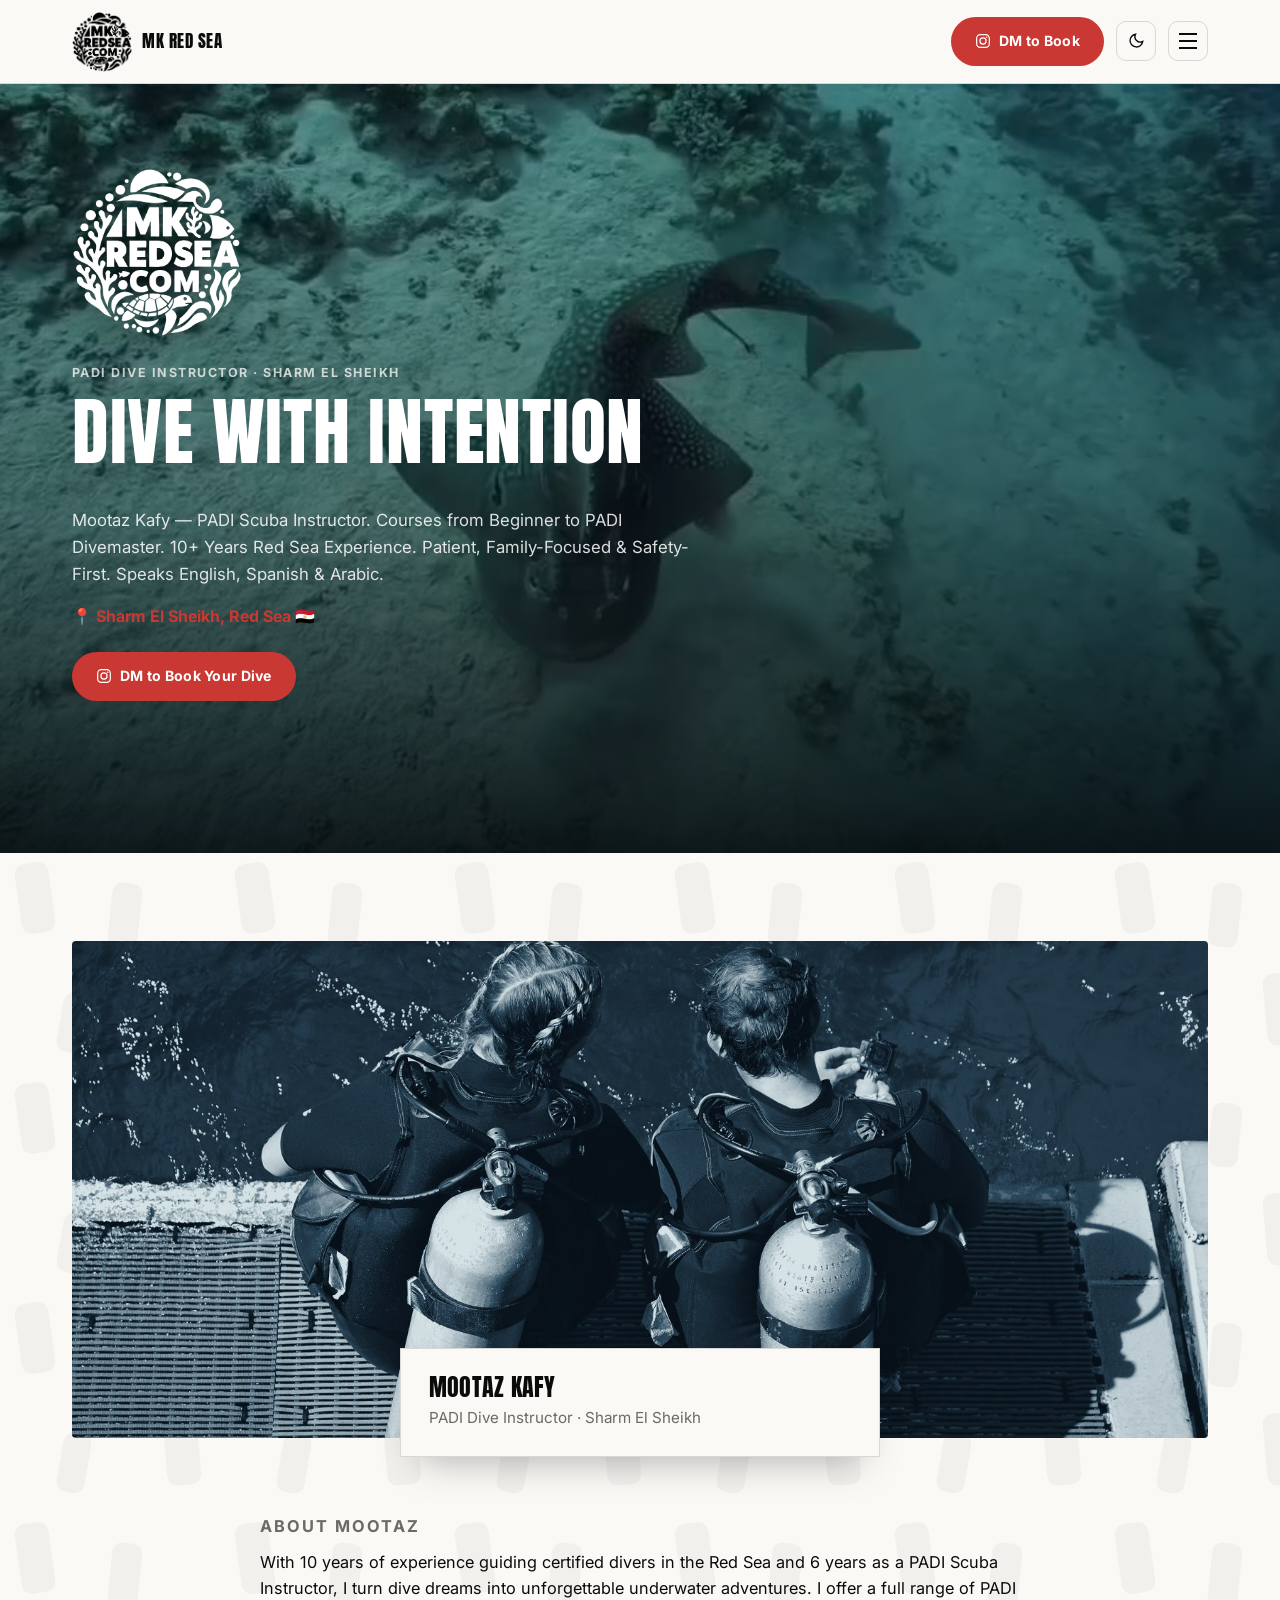
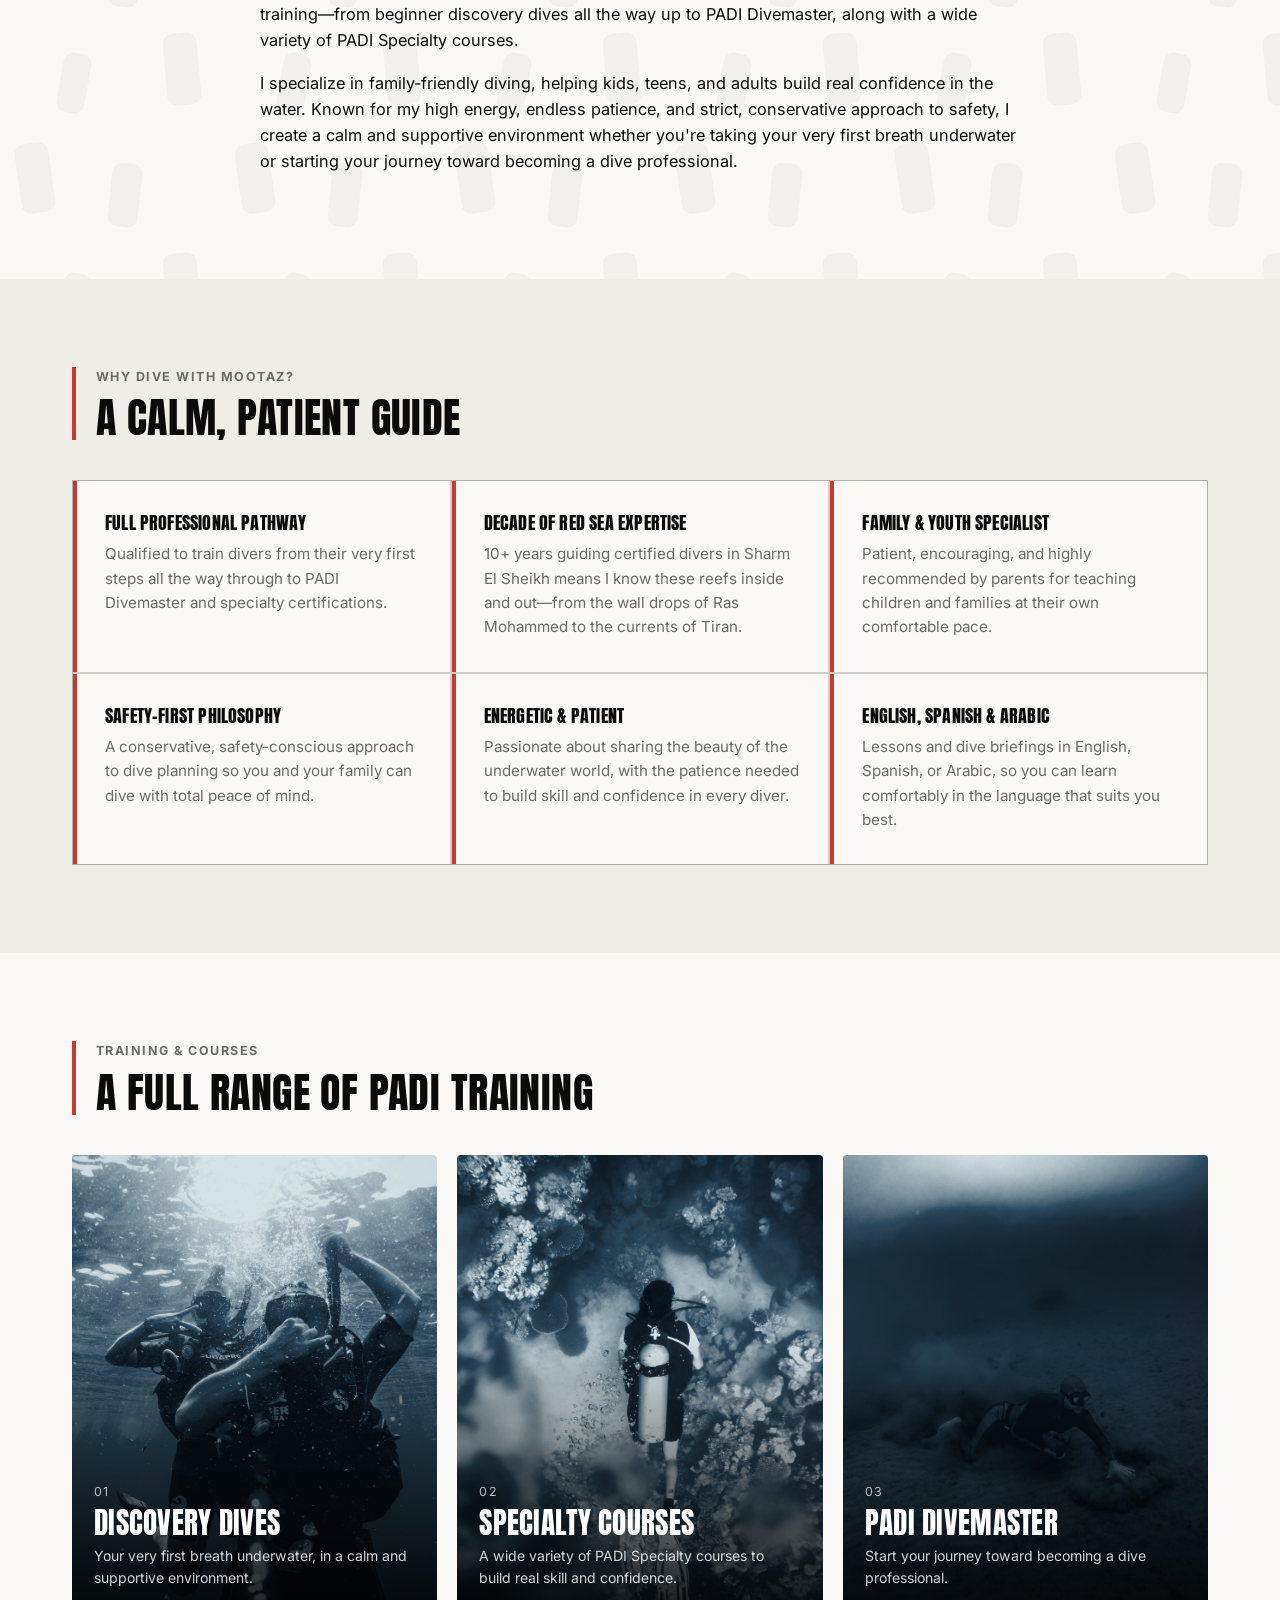
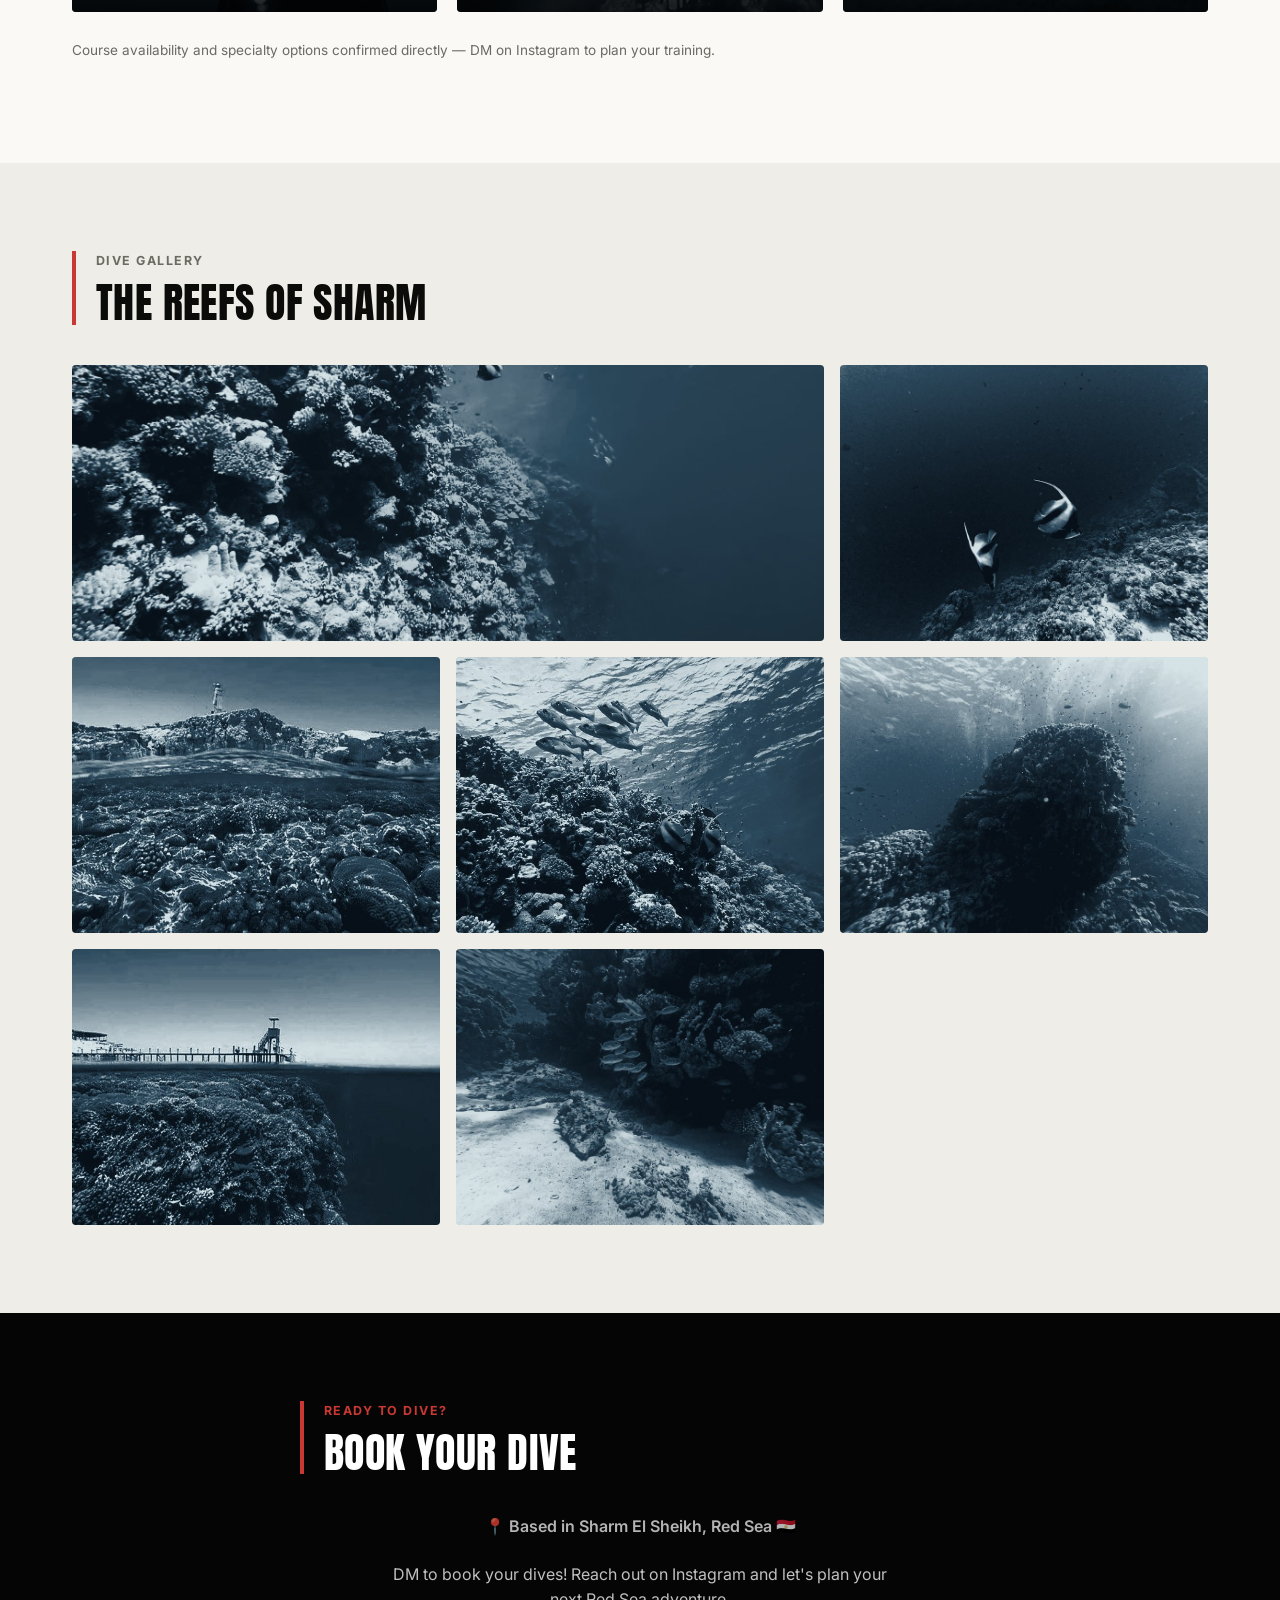
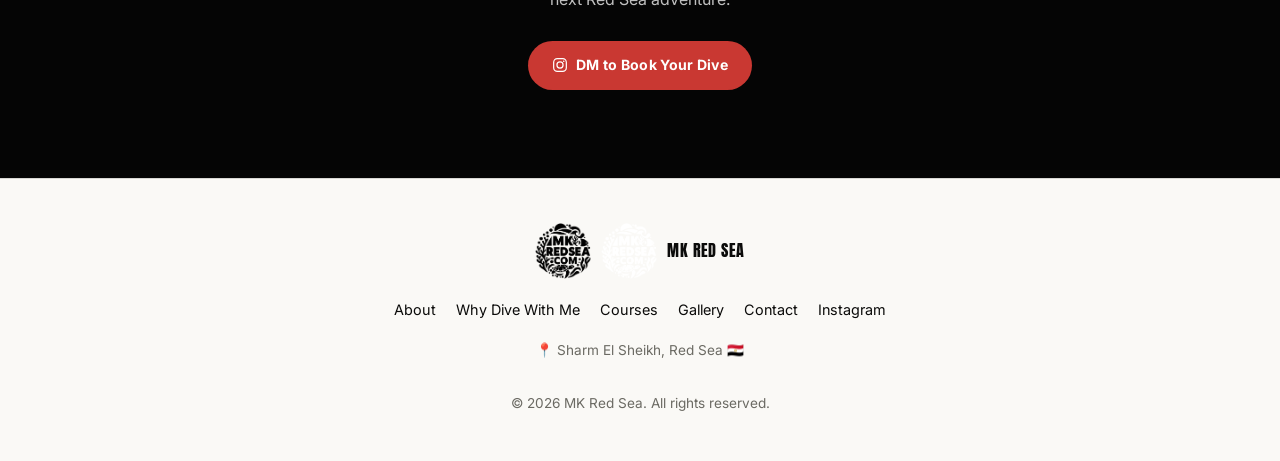
<file: alt/index.html>
<!DOCTYPE html>
<html lang="en">
<head>
<meta charset="UTF-8">
<meta name="viewport" content="width=device-width, initial-scale=1, viewport-fit=cover">
<title>mkredsea.com/alt — Mootaz Kafy, PADI Dive Instructor</title>
<meta name="description" content="Mootaz Kafy, PADI Scuba Instructor in Sharm El Sheikh. Courses from beginner discovery dives to PADI Divemaster. 10+ years of Red Sea experience, family-focused and safety-first. Speaks English, Spanish and Arabic.">
<base href="/alt/">

<link rel="icon" type="image/png" sizes="32x32" href="../assets/favicon/favicon-32.png">
<link rel="icon" href="../assets/favicon/favicon.ico">
<link rel="apple-touch-icon" href="../assets/favicon/apple-touch-icon.png">

<link rel="preconnect" href="https://fonts.googleapis.com">
<link rel="preconnect" href="https://fonts.gstatic.com" crossorigin>
<link href="https://fonts.googleapis.com/css2?family=Anton&family=Inter:wght@400;500;600;700&display=swap" rel="stylesheet">

<link rel="stylesheet" href="assets/css/styles.css">
</head>
<body>

<header class="site-header">
  <div class="container">
    <a href="#top" id="top" class="brand">
      <img class="brand-light" src="assets/logo/mk-redsea-badge-black.png" alt="MK Red Sea">
      <img class="brand-dark" src="assets/logo/mk-redsea-badge-white.png" alt="MK Red Sea">
      <span>MK Red Sea</span>
    </a>

    <div class="header-actions">
      <a href="#" class="btn-pill" data-instagram-cta>
        <img src="assets/icons/icon-instagram.svg" alt="" width="16" height="16">
        DM to Book
      </a>
      <button type="button" class="icon-btn" id="themeToggle" aria-label="Toggle light/dark theme">
        <svg class="icon-moon" viewBox="0 0 24 24" fill="none" stroke="currentColor" stroke-width="1.8"><path d="M21 12.5A8.5 8.5 0 1 1 11.5 3a7 7 0 0 0 9.5 9.5Z"/></svg>
        <svg class="icon-sun" viewBox="0 0 24 24" fill="none" stroke="currentColor" stroke-width="1.8"><circle cx="12" cy="12" r="4.5"/><path d="M12 2.5v2M12 19.5v2M4.2 4.2l1.4 1.4M18.4 18.4l1.4 1.4M2.5 12h2M19.5 12h2M4.2 19.8l1.4-1.4M18.4 5.6l1.4-1.4"/></svg>
      </button>
      <button type="button" class="hamburger" id="navToggle" aria-label="Open menu" aria-expanded="false" aria-controls="navOverlay">
        <span class="bar"></span>
      </button>
    </div>
  </div>
</header>

<div class="nav-overlay" id="navOverlay">
  <div class="nav-overlay-top">
    <a href="#top" class="brand">
      <img src="assets/logo/mk-redsea-badge-white.png" alt="MK Red Sea">
      <span>MK Red Sea</span>
    </a>
    <button type="button" class="nav-close" id="navClose" aria-label="Close menu">&times;</button>
  </div>
  <nav class="nav-grid" aria-label="Primary">
    <a href="#about">About</a>
    <a href="#why">Why Dive With Me</a>
    <a href="#courses">Courses</a>
    <a href="#gallery">Gallery</a>
    <a href="#contact">Contact</a>
  </nav>
  <div class="nav-overlay-bottom">
    <img src="assets/logo/mk-redsea-badge-white.png" alt="">
    <a href="#" data-instagram-cta>
      <img src="assets/icons/icon-instagram.svg" alt="">
      Instagram
    </a>
  </div>
</div>

<main>

  <section class="hero" id="hero">
    <video class="hero-video" autoplay muted loop playsinline poster="/assets/video/hero-poster.jpg" aria-hidden="true" data-hero-video>
      <source src="/assets/video/hero.mp4" type="video/mp4">
    </video>
    <div class="hero-scrim" aria-hidden="true"></div>
    <div class="container">
      <img class="hero-logo" src="assets/logo/mk-redsea-badge-white.png" alt="MK Red Sea logo">
      <p class="eyebrow">PADI Dive Instructor · Sharm El Sheikh</p>
      <h1>Dive With Intention</h1>
      <p class="tagline">Mootaz Kafy — PADI Scuba Instructor. Courses from Beginner to PADI Divemaster. 10+ Years Red Sea Experience. Patient, Family-Focused &amp; Safety-First. Speaks English, Spanish &amp; Arabic.</p>
      <p class="location">📍 Sharm El Sheikh, Red Sea 🇪🇬</p>
      <div>
        <a href="#" class="btn-pill" data-instagram-cta>
          <img src="assets/icons/icon-instagram.svg" alt="" width="16" height="16">
          DM to Book Your Dive
        </a>
      </div>
    </div>
  </section>

  <section id="about" class="bg-texture">
    <div class="container" style="position:relative;z-index:1;">
      <img class="about-banner" src="assets/photos/about.jpg" alt="Two divers preparing to enter the Red Sea">
      <div class="about-card">
        <h2>Mootaz Kafy</h2>
        <p>PADI Dive Instructor · Sharm El Sheikh</p>
      </div>
      <div class="about-body">
        <p class="eyebrow">About Mootaz</p>
        <p>With 10 years of experience guiding certified divers in the Red Sea and 6 years as a PADI Scuba Instructor, I turn dive dreams into unforgettable underwater adventures. I offer a full range of PADI training—from beginner discovery dives all the way up to PADI Divemaster, along with a wide variety of PADI Specialty courses.</p>
        <p>I specialize in family-friendly diving, helping kids, teens, and adults build real confidence in the water. Known for my high energy, endless patience, and strict, conservative approach to safety, I create a calm and supportive environment whether you're taking your very first breath underwater or starting your journey toward becoming a dive professional.</p>
      </div>
    </div>
  </section>

  <section id="why" class="section-alt">
    <div class="container">
      <div class="section-head">
        <p class="eyebrow">Why Dive With Mootaz?</p>
        <h2>A Calm, Patient Guide</h2>
      </div>
      <div class="why-grid">
        <div class="why-card">
          <h3>Full Professional Pathway</h3>
          <p>Qualified to train divers from their very first steps all the way through to PADI Divemaster and specialty certifications.</p>
        </div>
        <div class="why-card">
          <h3>Decade of Red Sea Expertise</h3>
          <p>10+ years guiding certified divers in Sharm El Sheikh means I know these reefs inside and out—from the wall drops of Ras Mohammed to the currents of Tiran.</p>
        </div>
        <div class="why-card">
          <h3>Family &amp; Youth Specialist</h3>
          <p>Patient, encouraging, and highly recommended by parents for teaching children and families at their own comfortable pace.</p>
        </div>
        <div class="why-card">
          <h3>Safety-First Philosophy</h3>
          <p>A conservative, safety-conscious approach to dive planning so you and your family can dive with total peace of mind.</p>
        </div>
        <div class="why-card">
          <h3>Energetic &amp; Patient</h3>
          <p>Passionate about sharing the beauty of the underwater world, with the patience needed to build skill and confidence in every diver.</p>
        </div>
        <div class="why-card">
          <h3>English, Spanish &amp; Arabic</h3>
          <p>Lessons and dive briefings in English, Spanish, or Arabic, so you can learn comfortably in the language that suits you best.</p>
        </div>
      </div>
    </div>
  </section>

  <section id="courses">
    <div class="container">
      <div class="section-head">
        <p class="eyebrow">Training &amp; Courses</p>
        <h2>A Full Range Of PADI Training</h2>
      </div>
      <div class="courses-grid">
        <div class="course-card" style="background-image:url('assets/photos/course-discovery.jpg');">
          <div class="course-card-scrim" aria-hidden="true"></div>
          <div class="course-card-label">
            <span class="num">01</span>
            <h3>Discovery Dives</h3>
            <p>Your very first breath underwater, in a calm and supportive environment.</p>
          </div>
        </div>
        <div class="course-card" style="background-image:url('assets/photos/course-specialty.jpg');">
          <div class="course-card-scrim" aria-hidden="true"></div>
          <div class="course-card-label">
            <span class="num">02</span>
            <h3>Specialty Courses</h3>
            <p>A wide variety of PADI Specialty courses to build real skill and confidence.</p>
          </div>
        </div>
        <div class="course-card" style="background-image:url('assets/photos/course-divemaster.jpg');">
          <div class="course-card-scrim" aria-hidden="true"></div>
          <div class="course-card-label">
            <span class="num">03</span>
            <h3>PADI Divemaster</h3>
            <p>Start your journey toward becoming a dive professional.</p>
          </div>
        </div>
      </div>
      <p class="courses-note">Course availability and specialty options confirmed directly — DM on Instagram to plan your training.</p>
    </div>
  </section>

  <section id="gallery" class="section-alt">
    <div class="container">
      <div class="section-head">
        <p class="eyebrow">Dive Gallery</p>
        <h2>The Reefs Of Sharm</h2>
      </div>
      <div class="gallery-grid">
        <figure class="gallery-item gallery-item--wide">
          <img src="assets/photos/gallery/reef-wall-800.jpg" srcset="assets/photos/gallery/reef-wall-800.jpg 800w, assets/photos/gallery/reef-wall.jpg 1599w" sizes="(min-width: 900px) 66vw, 100vw" width="1599" height="899" alt="Coral-covered reef wall dropping into deep blue water, with a pair of bannerfish" loading="lazy" decoding="async">
        </figure>
        <figure class="gallery-item">
          <img src="assets/photos/gallery/bannerfish-pair-800.jpg" srcset="assets/photos/gallery/bannerfish-pair-800.jpg 800w, assets/photos/gallery/bannerfish-pair.jpg 1600w" sizes="(min-width: 900px) 33vw, (min-width: 640px) 50vw, 100vw" width="1600" height="1200" alt="Two Red Sea bannerfish swimming above the reef" loading="lazy" decoding="async">
        </figure>
        <figure class="gallery-item">
          <img src="assets/photos/gallery/split-lighthouse-800.jpg" srcset="assets/photos/gallery/split-lighthouse-800.jpg 800w, assets/photos/gallery/split-lighthouse.jpg 960w" sizes="(min-width: 900px) 33vw, (min-width: 640px) 50vw, 100vw" width="960" height="539" alt="Split-level view of a shallow coral reef below a lighthouse on the Sharm El Sheikh coast" loading="lazy" decoding="async">
        </figure>
        <figure class="gallery-item">
          <img src="assets/photos/gallery/snapper-school-800.jpg" srcset="assets/photos/gallery/snapper-school-800.jpg 800w, assets/photos/gallery/snapper-school.jpg 1599w" sizes="(min-width: 900px) 33vw, (min-width: 640px) 50vw, 100vw" width="1599" height="899" alt="A school of yellow-tailed snappers over a sunlit coral reef" loading="lazy" decoding="async">
        </figure>
        <figure class="gallery-item">
          <img src="assets/photos/gallery/coral-pinnacle-800.jpg" srcset="assets/photos/gallery/coral-pinnacle-800.jpg 800w, assets/photos/gallery/coral-pinnacle.jpg 1600w" sizes="(min-width: 900px) 33vw, (min-width: 640px) 50vw, 100vw" width="1600" height="1200" alt="A coral pinnacle surrounded by clouds of orange anthias" loading="lazy" decoding="async">
        </figure>
        <figure class="gallery-item">
          <img src="assets/photos/gallery/split-jetty-800.jpg" srcset="assets/photos/gallery/split-jetty-800.jpg 800w, assets/photos/gallery/split-jetty.jpg 960w" sizes="(min-width: 900px) 33vw, (min-width: 640px) 50vw, 100vw" width="960" height="539" alt="Split-level view of a reef wall beside a dive jetty" loading="lazy" decoding="async">
        </figure>
        <figure class="gallery-item">
          <img src="assets/photos/gallery/sandy-reef-800.jpg" srcset="assets/photos/gallery/sandy-reef-800.jpg 800w, assets/photos/gallery/sandy-reef.jpg 1600w" sizes="(min-width: 900px) 33vw, (min-width: 640px) 50vw, 100vw" width="1600" height="1200" alt="Snappers sheltering beside a coral outcrop on a sandy seabed" loading="lazy" decoding="async">
        </figure>
      </div>
    </div>
  </section>

  <section id="contact" class="contact">
    <div class="container">
      <div class="section-head">
        <p class="eyebrow">Ready to Dive?</p>
        <h2>Book Your Dive</h2>
      </div>
      <span class="location">📍 Based in Sharm El Sheikh, Red Sea 🇪🇬</span>
      <p class="contact-lead">DM to book your dives! Reach out on Instagram and let's plan your next Red Sea adventure.</p>
      <a href="#" class="btn-pill" data-instagram-cta>
        <img src="assets/icons/icon-instagram.svg" alt="" width="16" height="16">
        DM to Book Your Dive
      </a>
    </div>
  </section>

</main>

<footer class="site-footer">
  <div class="container footer-inner">
    <div class="footer-brand">
      <img class="brand-light" src="assets/logo/mk-redsea-badge-black.png" alt="">
      <img class="brand-dark" src="assets/logo/mk-redsea-badge-white.png" alt="">
      <span>MK Red Sea</span>
    </div>
    <ul class="footer-nav">
      <li><a href="#about">About</a></li>
      <li><a href="#why">Why Dive With Me</a></li>
      <li><a href="#courses">Courses</a></li>
      <li><a href="#gallery">Gallery</a></li>
      <li><a href="#contact">Contact</a></li>
      <li><a href="#" data-instagram-cta>Instagram</a></li>
    </ul>
    <p class="footer-meta">📍 Sharm El Sheikh, Red Sea 🇪🇬</p>
    <p class="footer-meta">&copy; <span id="year"></span> MK Red Sea. All rights reserved.</p>
  </div>
</footer>

<script src="assets/js/main.js"></script>
</body>
</html>
</file>
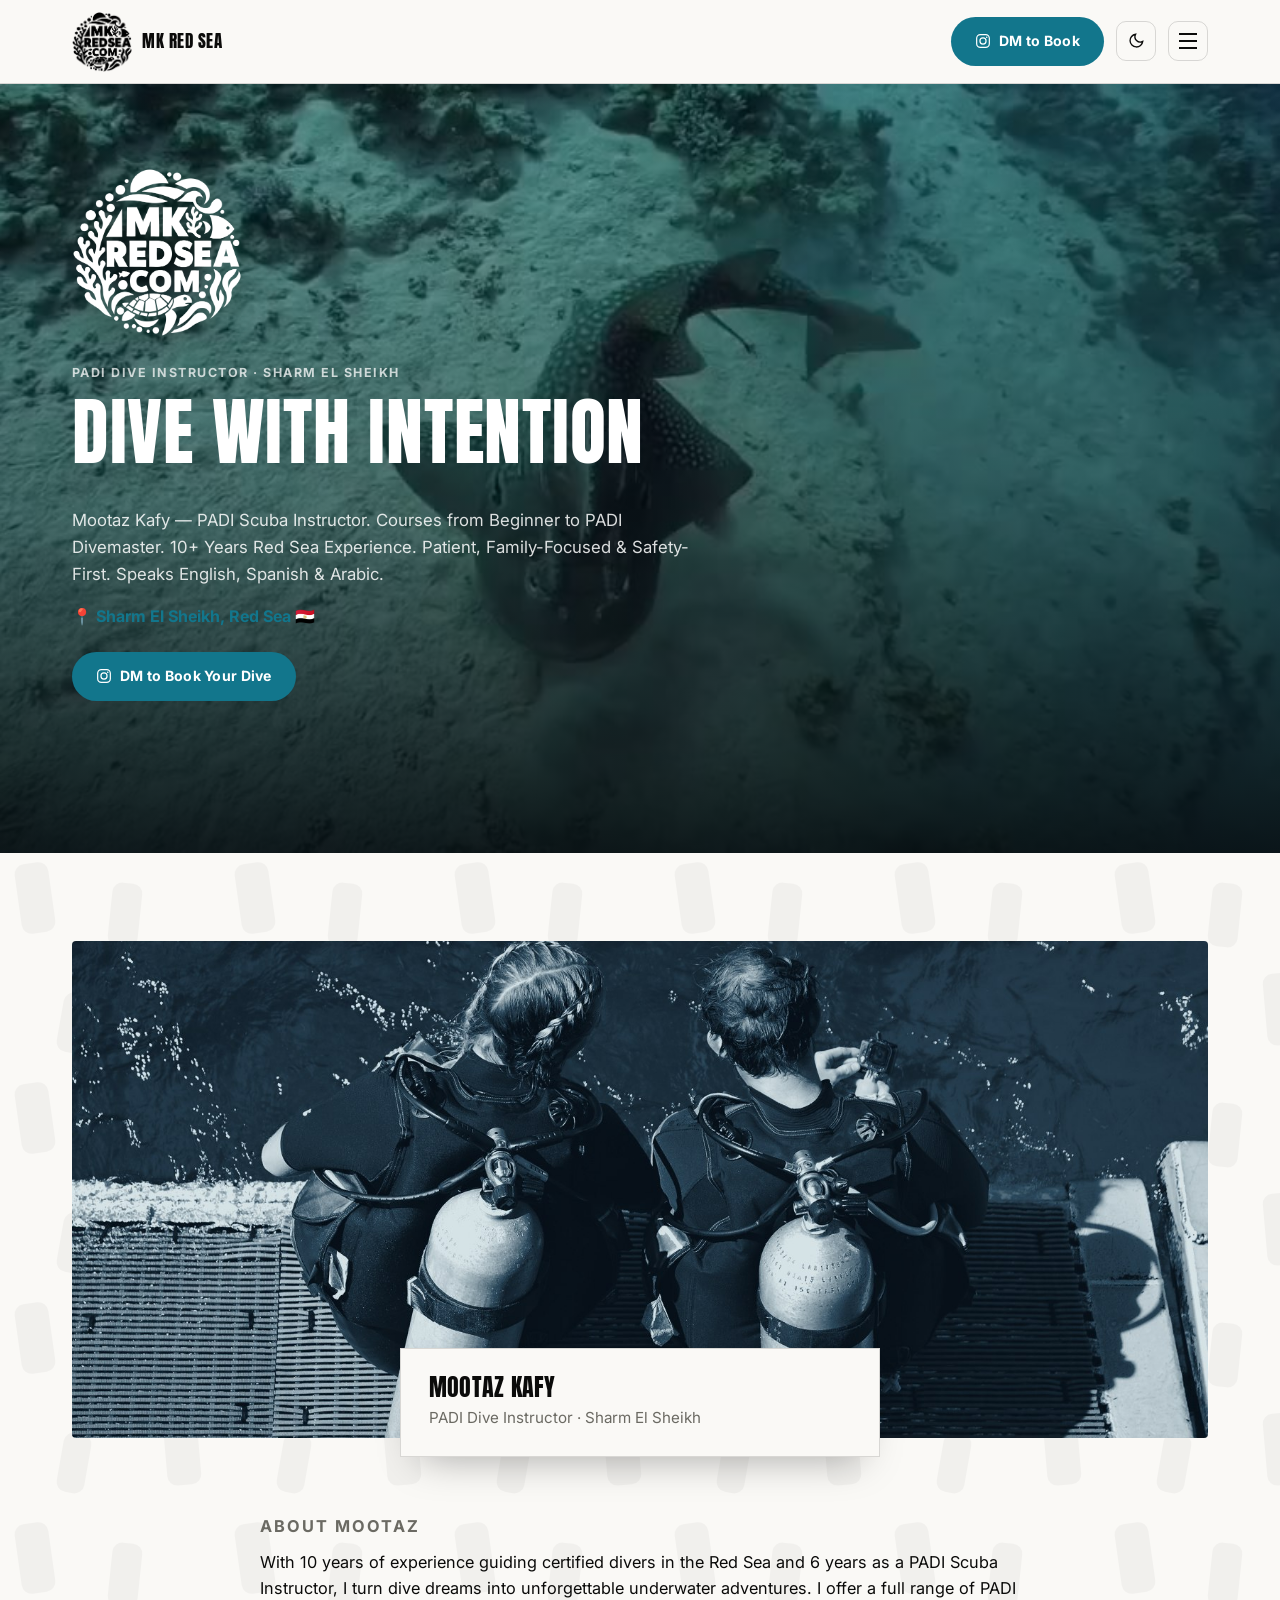
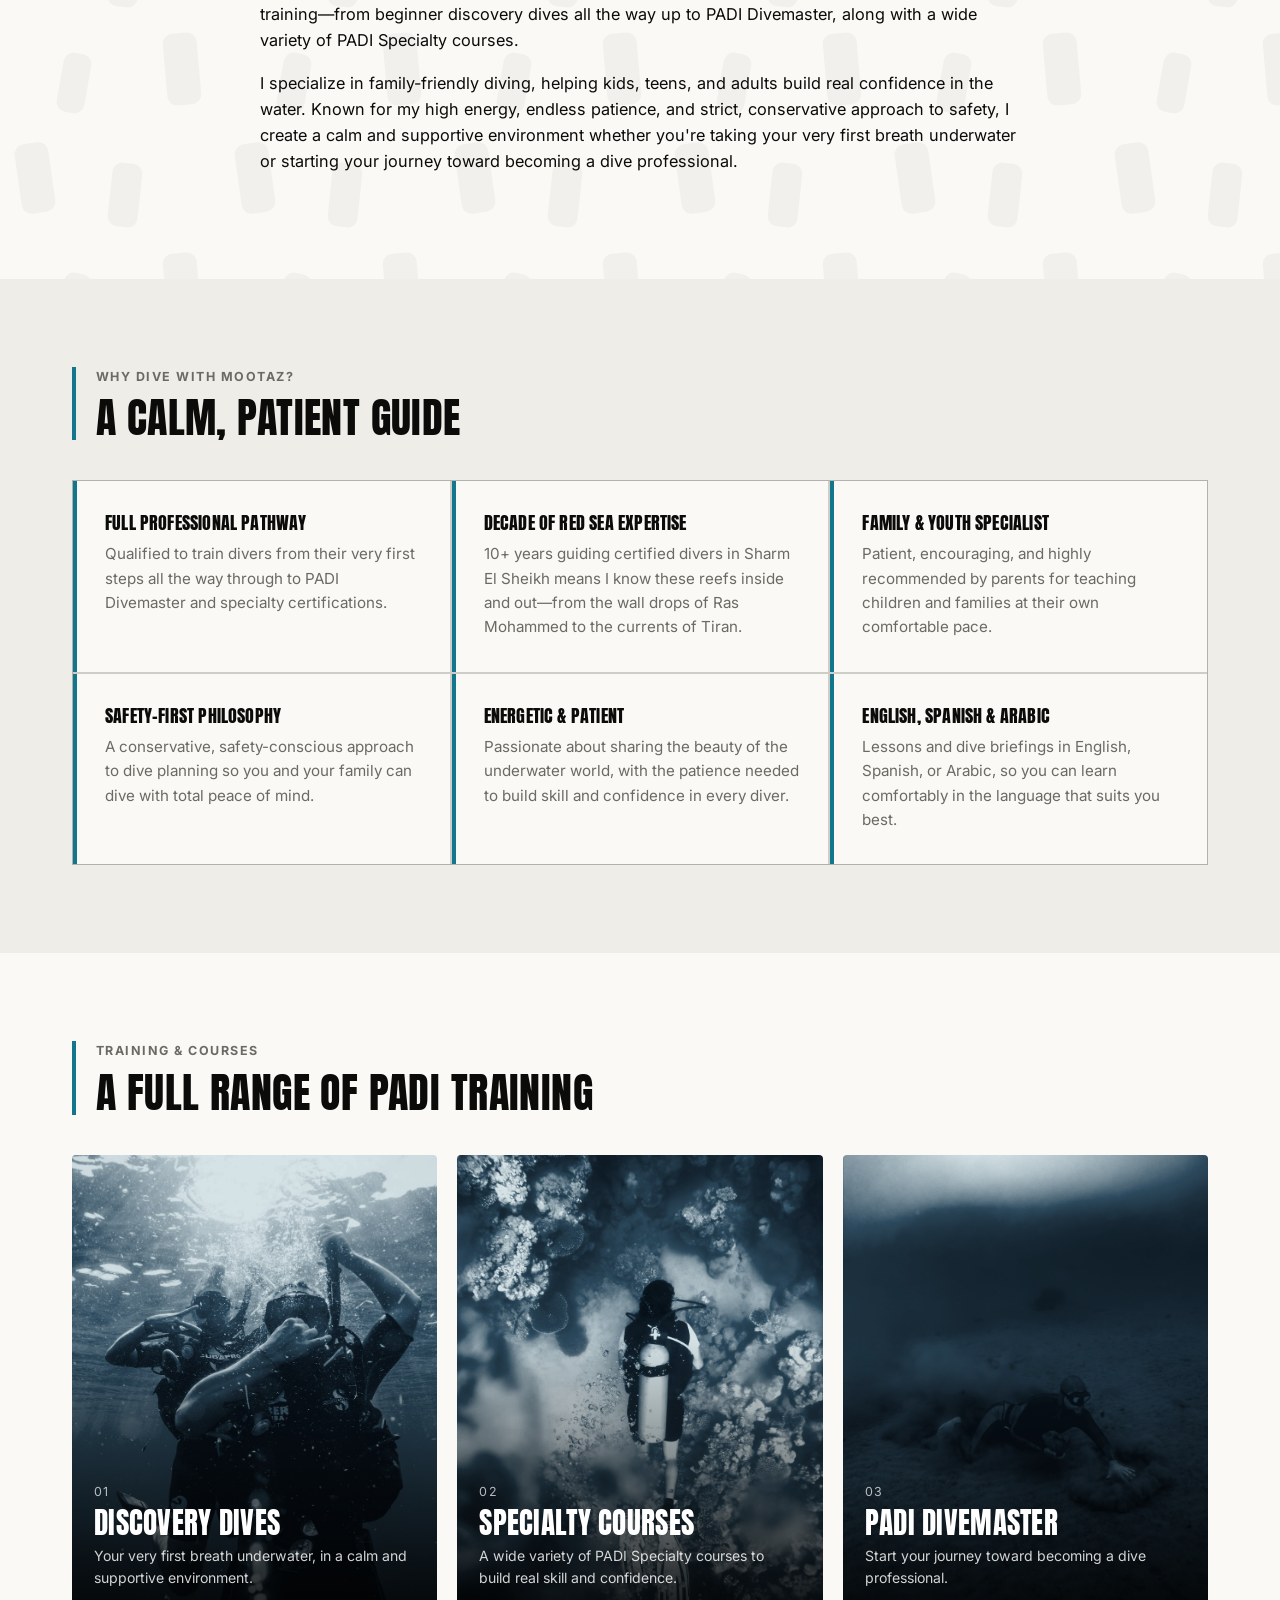
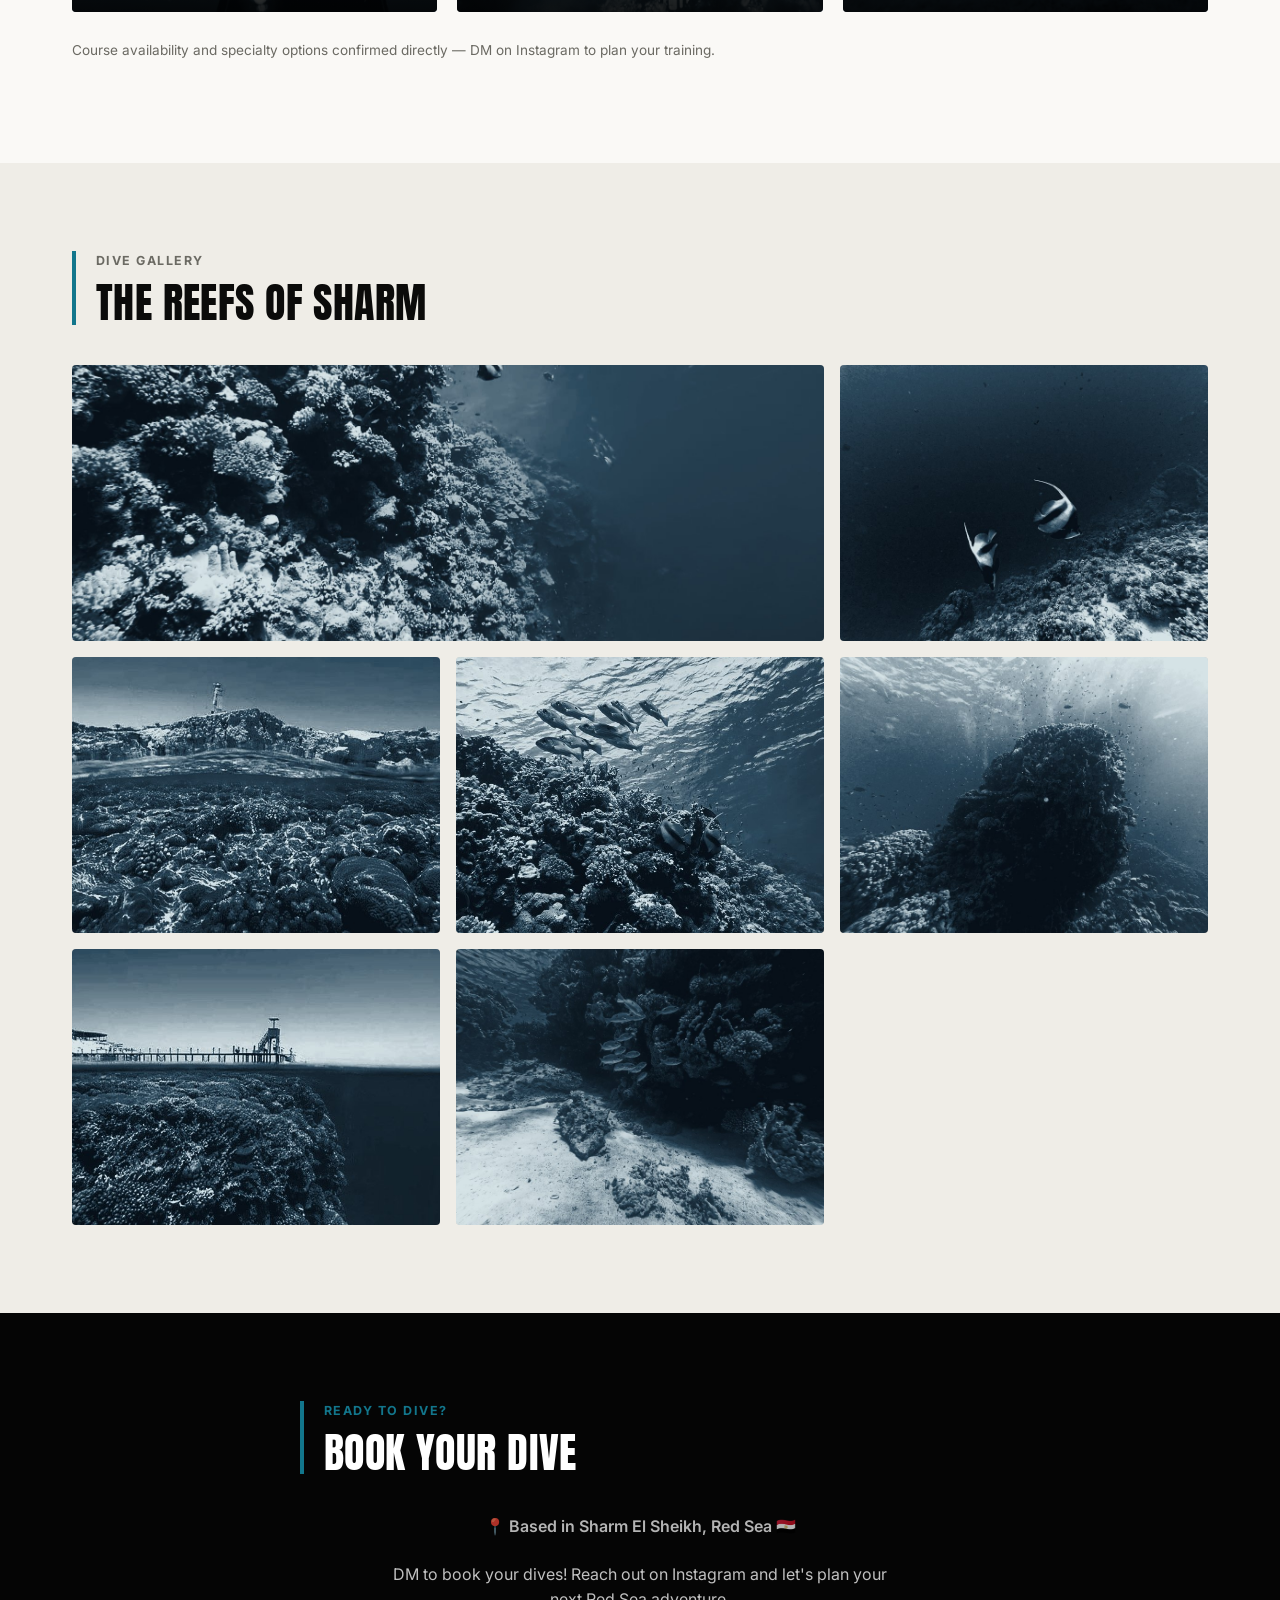
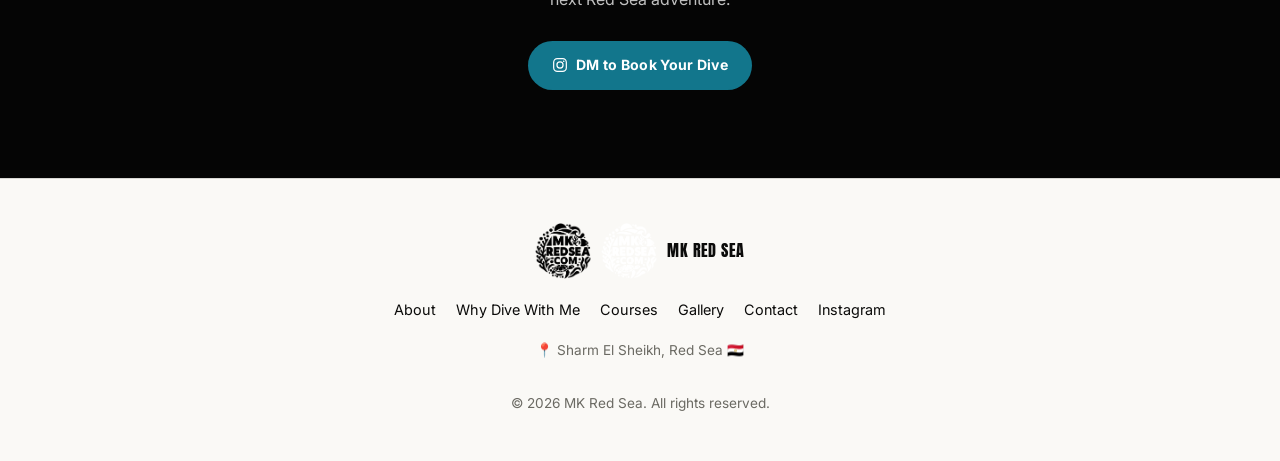
<file: alt2/index.html>
<!DOCTYPE html>
<html lang="en">
<head>
<meta charset="UTF-8">
<meta name="viewport" content="width=device-width, initial-scale=1, viewport-fit=cover">
<title>mkredsea.com/alt2 — Mootaz Kafy, PADI Dive Instructor</title>
<meta name="description" content="Mootaz Kafy, PADI Scuba Instructor in Sharm El Sheikh. Courses from beginner discovery dives to PADI Divemaster. 10+ years of Red Sea experience, family-focused and safety-first. Speaks English, Spanish and Arabic.">
<base href="/alt2/">

<link rel="icon" type="image/png" sizes="32x32" href="../assets/favicon/favicon-32.png">
<link rel="icon" href="../assets/favicon/favicon.ico">
<link rel="apple-touch-icon" href="../assets/favicon/apple-touch-icon.png">

<link rel="preconnect" href="https://fonts.googleapis.com">
<link rel="preconnect" href="https://fonts.gstatic.com" crossorigin>
<link href="https://fonts.googleapis.com/css2?family=Anton&family=Inter:wght@400;500;600;700&display=swap" rel="stylesheet">

<link rel="stylesheet" href="assets/css/styles.css">
</head>
<body>

<header class="site-header">
  <div class="container">
    <a href="#top" id="top" class="brand">
      <img class="brand-light" src="assets/logo/mk-redsea-badge-black.png" alt="MK Red Sea">
      <img class="brand-dark" src="assets/logo/mk-redsea-badge-white.png" alt="MK Red Sea">
      <span>MK Red Sea</span>
    </a>

    <div class="header-actions">
      <a href="#" class="btn-pill" data-instagram-cta>
        <img src="assets/icons/icon-instagram.svg" alt="" width="16" height="16">
        DM to Book
      </a>
      <button type="button" class="icon-btn" id="themeToggle" aria-label="Toggle light/dark theme">
        <svg class="icon-moon" viewBox="0 0 24 24" fill="none" stroke="currentColor" stroke-width="1.8"><path d="M21 12.5A8.5 8.5 0 1 1 11.5 3a7 7 0 0 0 9.5 9.5Z"/></svg>
        <svg class="icon-sun" viewBox="0 0 24 24" fill="none" stroke="currentColor" stroke-width="1.8"><circle cx="12" cy="12" r="4.5"/><path d="M12 2.5v2M12 19.5v2M4.2 4.2l1.4 1.4M18.4 18.4l1.4 1.4M2.5 12h2M19.5 12h2M4.2 19.8l1.4-1.4M18.4 5.6l1.4-1.4"/></svg>
      </button>
      <button type="button" class="hamburger" id="navToggle" aria-label="Open menu" aria-expanded="false" aria-controls="navOverlay">
        <span class="bar"></span>
      </button>
    </div>
  </div>
</header>

<div class="nav-overlay" id="navOverlay">
  <div class="nav-overlay-top">
    <a href="#top" class="brand">
      <img src="assets/logo/mk-redsea-badge-white.png" alt="MK Red Sea">
      <span>MK Red Sea</span>
    </a>
    <button type="button" class="nav-close" id="navClose" aria-label="Close menu">&times;</button>
  </div>
  <nav class="nav-grid" aria-label="Primary">
    <a href="#about">About</a>
    <a href="#why">Why Dive With Me</a>
    <a href="#courses">Courses</a>
    <a href="#gallery">Gallery</a>
    <a href="#contact">Contact</a>
  </nav>
  <div class="nav-overlay-bottom">
    <img src="assets/logo/mk-redsea-badge-white.png" alt="">
    <a href="#" data-instagram-cta>
      <img src="assets/icons/icon-instagram.svg" alt="">
      Instagram
    </a>
  </div>
</div>

<main>

  <section class="hero" id="hero">
    <video class="hero-video" autoplay muted loop playsinline poster="/assets/video/hero-poster.jpg" aria-hidden="true" data-hero-video>
      <source src="/assets/video/hero.mp4" type="video/mp4">
    </video>
    <div class="hero-scrim" aria-hidden="true"></div>
    <div class="container">
      <img class="hero-logo" src="assets/logo/mk-redsea-badge-white.png" alt="MK Red Sea logo">
      <p class="eyebrow">PADI Dive Instructor · Sharm El Sheikh</p>
      <h1>Dive With Intention</h1>
      <p class="tagline">Mootaz Kafy — PADI Scuba Instructor. Courses from Beginner to PADI Divemaster. 10+ Years Red Sea Experience. Patient, Family-Focused &amp; Safety-First. Speaks English, Spanish &amp; Arabic.</p>
      <p class="location">📍 Sharm El Sheikh, Red Sea 🇪🇬</p>
      <div>
        <a href="#" class="btn-pill" data-instagram-cta>
          <img src="assets/icons/icon-instagram.svg" alt="" width="16" height="16">
          DM to Book Your Dive
        </a>
      </div>
    </div>
  </section>

  <section id="about" class="bg-texture">
    <div class="container" style="position:relative;z-index:1;">
      <img class="about-banner" src="assets/photos/about.jpg" alt="Two divers preparing to enter the Red Sea">
      <div class="about-card">
        <h2>Mootaz Kafy</h2>
        <p>PADI Dive Instructor · Sharm El Sheikh</p>
      </div>
      <div class="about-body">
        <p class="eyebrow">About Mootaz</p>
        <p>With 10 years of experience guiding certified divers in the Red Sea and 6 years as a PADI Scuba Instructor, I turn dive dreams into unforgettable underwater adventures. I offer a full range of PADI training—from beginner discovery dives all the way up to PADI Divemaster, along with a wide variety of PADI Specialty courses.</p>
        <p>I specialize in family-friendly diving, helping kids, teens, and adults build real confidence in the water. Known for my high energy, endless patience, and strict, conservative approach to safety, I create a calm and supportive environment whether you're taking your very first breath underwater or starting your journey toward becoming a dive professional.</p>
      </div>
    </div>
  </section>

  <section id="why" class="section-alt">
    <div class="container">
      <div class="section-head">
        <p class="eyebrow">Why Dive With Mootaz?</p>
        <h2>A Calm, Patient Guide</h2>
      </div>
      <div class="why-grid">
        <div class="why-card">
          <h3>Full Professional Pathway</h3>
          <p>Qualified to train divers from their very first steps all the way through to PADI Divemaster and specialty certifications.</p>
        </div>
        <div class="why-card">
          <h3>Decade of Red Sea Expertise</h3>
          <p>10+ years guiding certified divers in Sharm El Sheikh means I know these reefs inside and out—from the wall drops of Ras Mohammed to the currents of Tiran.</p>
        </div>
        <div class="why-card">
          <h3>Family &amp; Youth Specialist</h3>
          <p>Patient, encouraging, and highly recommended by parents for teaching children and families at their own comfortable pace.</p>
        </div>
        <div class="why-card">
          <h3>Safety-First Philosophy</h3>
          <p>A conservative, safety-conscious approach to dive planning so you and your family can dive with total peace of mind.</p>
        </div>
        <div class="why-card">
          <h3>Energetic &amp; Patient</h3>
          <p>Passionate about sharing the beauty of the underwater world, with the patience needed to build skill and confidence in every diver.</p>
        </div>
        <div class="why-card">
          <h3>English, Spanish &amp; Arabic</h3>
          <p>Lessons and dive briefings in English, Spanish, or Arabic, so you can learn comfortably in the language that suits you best.</p>
        </div>
      </div>
    </div>
  </section>

  <section id="courses">
    <div class="container">
      <div class="section-head">
        <p class="eyebrow">Training &amp; Courses</p>
        <h2>A Full Range Of PADI Training</h2>
      </div>
      <div class="courses-grid">
        <div class="course-card" style="background-image:url('assets/photos/course-discovery.jpg');">
          <div class="course-card-scrim" aria-hidden="true"></div>
          <div class="course-card-label">
            <span class="num">01</span>
            <h3>Discovery Dives</h3>
            <p>Your very first breath underwater, in a calm and supportive environment.</p>
          </div>
        </div>
        <div class="course-card" style="background-image:url('assets/photos/course-specialty.jpg');">
          <div class="course-card-scrim" aria-hidden="true"></div>
          <div class="course-card-label">
            <span class="num">02</span>
            <h3>Specialty Courses</h3>
            <p>A wide variety of PADI Specialty courses to build real skill and confidence.</p>
          </div>
        </div>
        <div class="course-card" style="background-image:url('assets/photos/course-divemaster.jpg');">
          <div class="course-card-scrim" aria-hidden="true"></div>
          <div class="course-card-label">
            <span class="num">03</span>
            <h3>PADI Divemaster</h3>
            <p>Start your journey toward becoming a dive professional.</p>
          </div>
        </div>
      </div>
      <p class="courses-note">Course availability and specialty options confirmed directly — DM on Instagram to plan your training.</p>
    </div>
  </section>

  <section id="gallery" class="section-alt">
    <div class="container">
      <div class="section-head">
        <p class="eyebrow">Dive Gallery</p>
        <h2>The Reefs Of Sharm</h2>
      </div>
      <div class="gallery-grid">
        <figure class="gallery-item gallery-item--wide">
          <img src="assets/photos/gallery/reef-wall-800.jpg" srcset="assets/photos/gallery/reef-wall-800.jpg 800w, assets/photos/gallery/reef-wall.jpg 1599w" sizes="(min-width: 900px) 66vw, 100vw" width="1599" height="899" alt="Coral-covered reef wall dropping into deep blue water, with a pair of bannerfish" loading="lazy" decoding="async">
        </figure>
        <figure class="gallery-item">
          <img src="assets/photos/gallery/bannerfish-pair-800.jpg" srcset="assets/photos/gallery/bannerfish-pair-800.jpg 800w, assets/photos/gallery/bannerfish-pair.jpg 1600w" sizes="(min-width: 900px) 33vw, (min-width: 640px) 50vw, 100vw" width="1600" height="1200" alt="Two Red Sea bannerfish swimming above the reef" loading="lazy" decoding="async">
        </figure>
        <figure class="gallery-item">
          <img src="assets/photos/gallery/split-lighthouse-800.jpg" srcset="assets/photos/gallery/split-lighthouse-800.jpg 800w, assets/photos/gallery/split-lighthouse.jpg 960w" sizes="(min-width: 900px) 33vw, (min-width: 640px) 50vw, 100vw" width="960" height="539" alt="Split-level view of a shallow coral reef below a lighthouse on the Sharm El Sheikh coast" loading="lazy" decoding="async">
        </figure>
        <figure class="gallery-item">
          <img src="assets/photos/gallery/snapper-school-800.jpg" srcset="assets/photos/gallery/snapper-school-800.jpg 800w, assets/photos/gallery/snapper-school.jpg 1599w" sizes="(min-width: 900px) 33vw, (min-width: 640px) 50vw, 100vw" width="1599" height="899" alt="A school of yellow-tailed snappers over a sunlit coral reef" loading="lazy" decoding="async">
        </figure>
        <figure class="gallery-item">
          <img src="assets/photos/gallery/coral-pinnacle-800.jpg" srcset="assets/photos/gallery/coral-pinnacle-800.jpg 800w, assets/photos/gallery/coral-pinnacle.jpg 1600w" sizes="(min-width: 900px) 33vw, (min-width: 640px) 50vw, 100vw" width="1600" height="1200" alt="A coral pinnacle surrounded by clouds of orange anthias" loading="lazy" decoding="async">
        </figure>
        <figure class="gallery-item">
          <img src="assets/photos/gallery/split-jetty-800.jpg" srcset="assets/photos/gallery/split-jetty-800.jpg 800w, assets/photos/gallery/split-jetty.jpg 960w" sizes="(min-width: 900px) 33vw, (min-width: 640px) 50vw, 100vw" width="960" height="539" alt="Split-level view of a reef wall beside a dive jetty" loading="lazy" decoding="async">
        </figure>
        <figure class="gallery-item">
          <img src="assets/photos/gallery/sandy-reef-800.jpg" srcset="assets/photos/gallery/sandy-reef-800.jpg 800w, assets/photos/gallery/sandy-reef.jpg 1600w" sizes="(min-width: 900px) 33vw, (min-width: 640px) 50vw, 100vw" width="1600" height="1200" alt="Snappers sheltering beside a coral outcrop on a sandy seabed" loading="lazy" decoding="async">
        </figure>
      </div>
    </div>
  </section>

  <section id="contact" class="contact">
    <div class="container">
      <div class="section-head">
        <p class="eyebrow">Ready to Dive?</p>
        <h2>Book Your Dive</h2>
      </div>
      <span class="location">📍 Based in Sharm El Sheikh, Red Sea 🇪🇬</span>
      <p class="contact-lead">DM to book your dives! Reach out on Instagram and let's plan your next Red Sea adventure.</p>
      <a href="#" class="btn-pill" data-instagram-cta>
        <img src="assets/icons/icon-instagram.svg" alt="" width="16" height="16">
        DM to Book Your Dive
      </a>
    </div>
  </section>

</main>

<footer class="site-footer">
  <div class="container footer-inner">
    <div class="footer-brand">
      <img class="brand-light" src="assets/logo/mk-redsea-badge-black.png" alt="">
      <img class="brand-dark" src="assets/logo/mk-redsea-badge-white.png" alt="">
      <span>MK Red Sea</span>
    </div>
    <ul class="footer-nav">
      <li><a href="#about">About</a></li>
      <li><a href="#why">Why Dive With Me</a></li>
      <li><a href="#courses">Courses</a></li>
      <li><a href="#gallery">Gallery</a></li>
      <li><a href="#contact">Contact</a></li>
      <li><a href="#" data-instagram-cta>Instagram</a></li>
    </ul>
    <p class="footer-meta">📍 Sharm El Sheikh, Red Sea 🇪🇬</p>
    <p class="footer-meta">&copy; <span id="year"></span> MK Red Sea. All rights reserved.</p>
  </div>
</footer>

<script src="assets/js/main.js"></script>
</body>
</html>
</file>
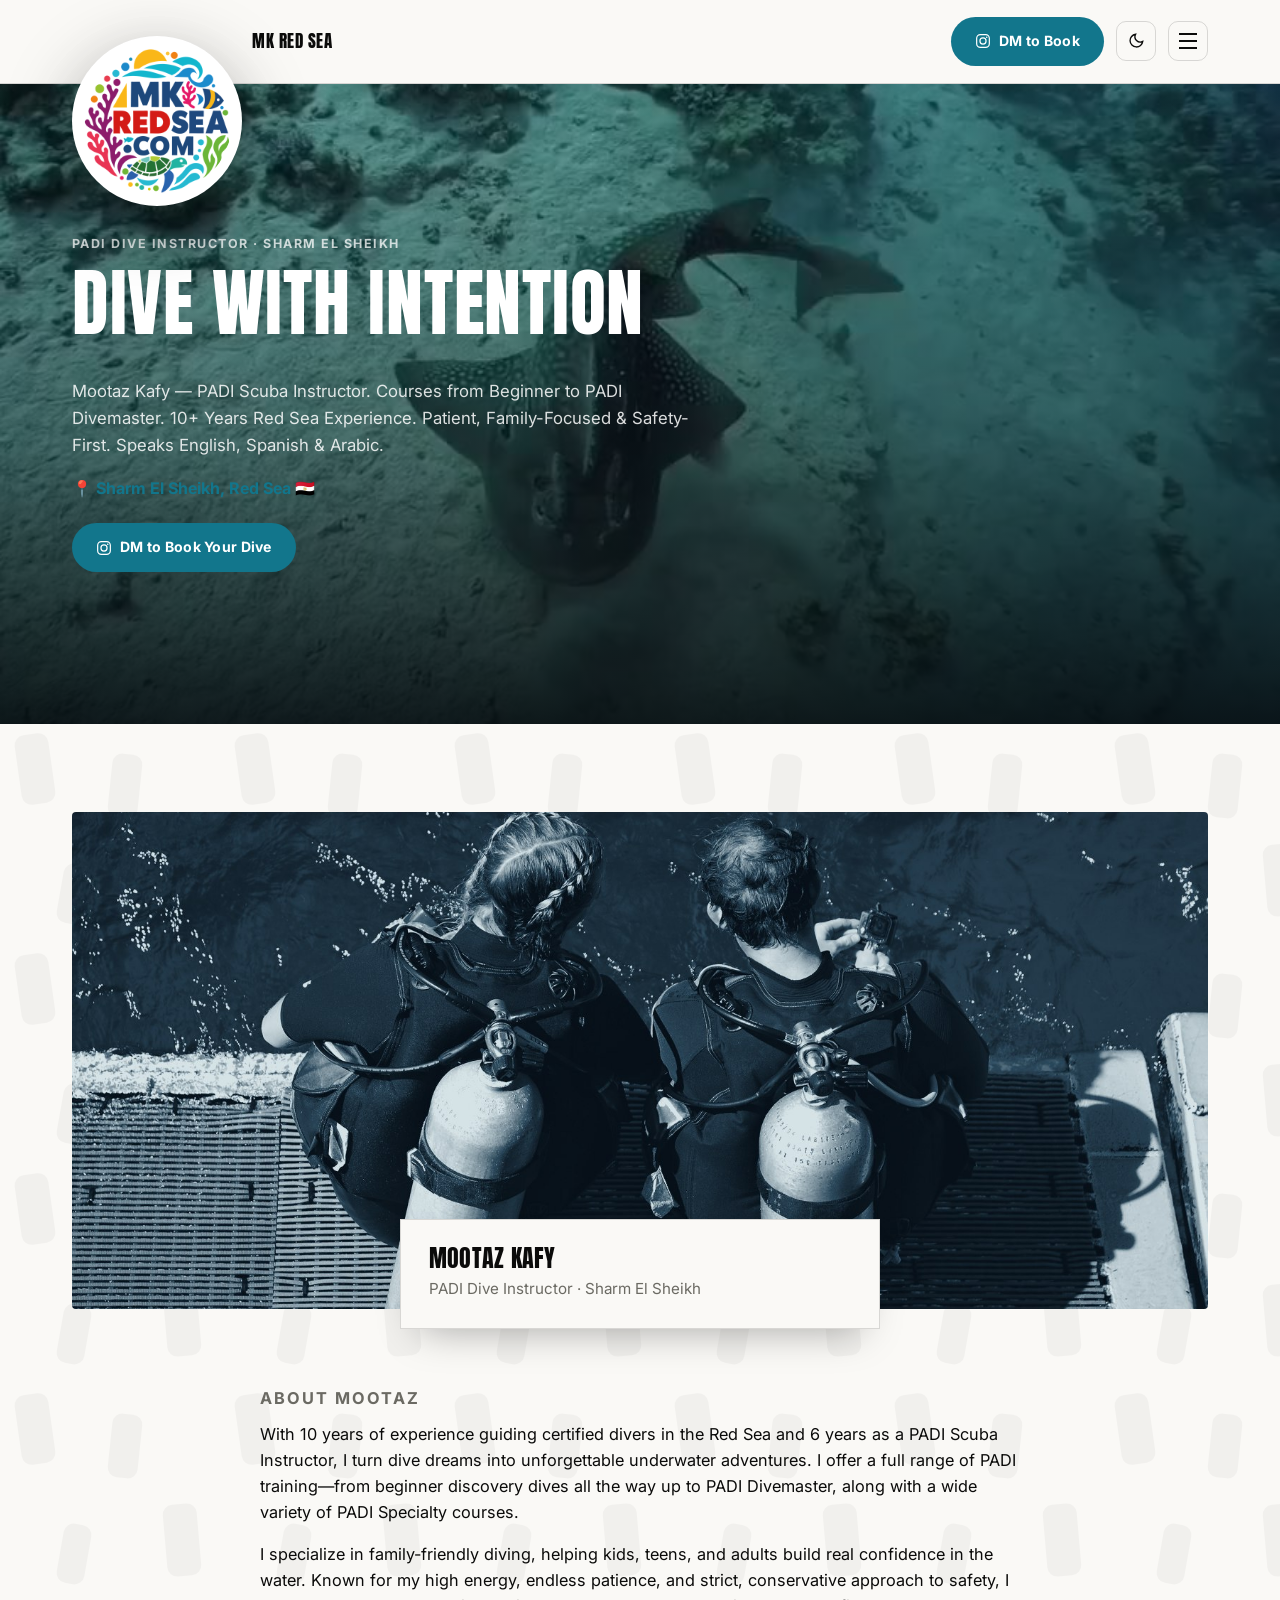
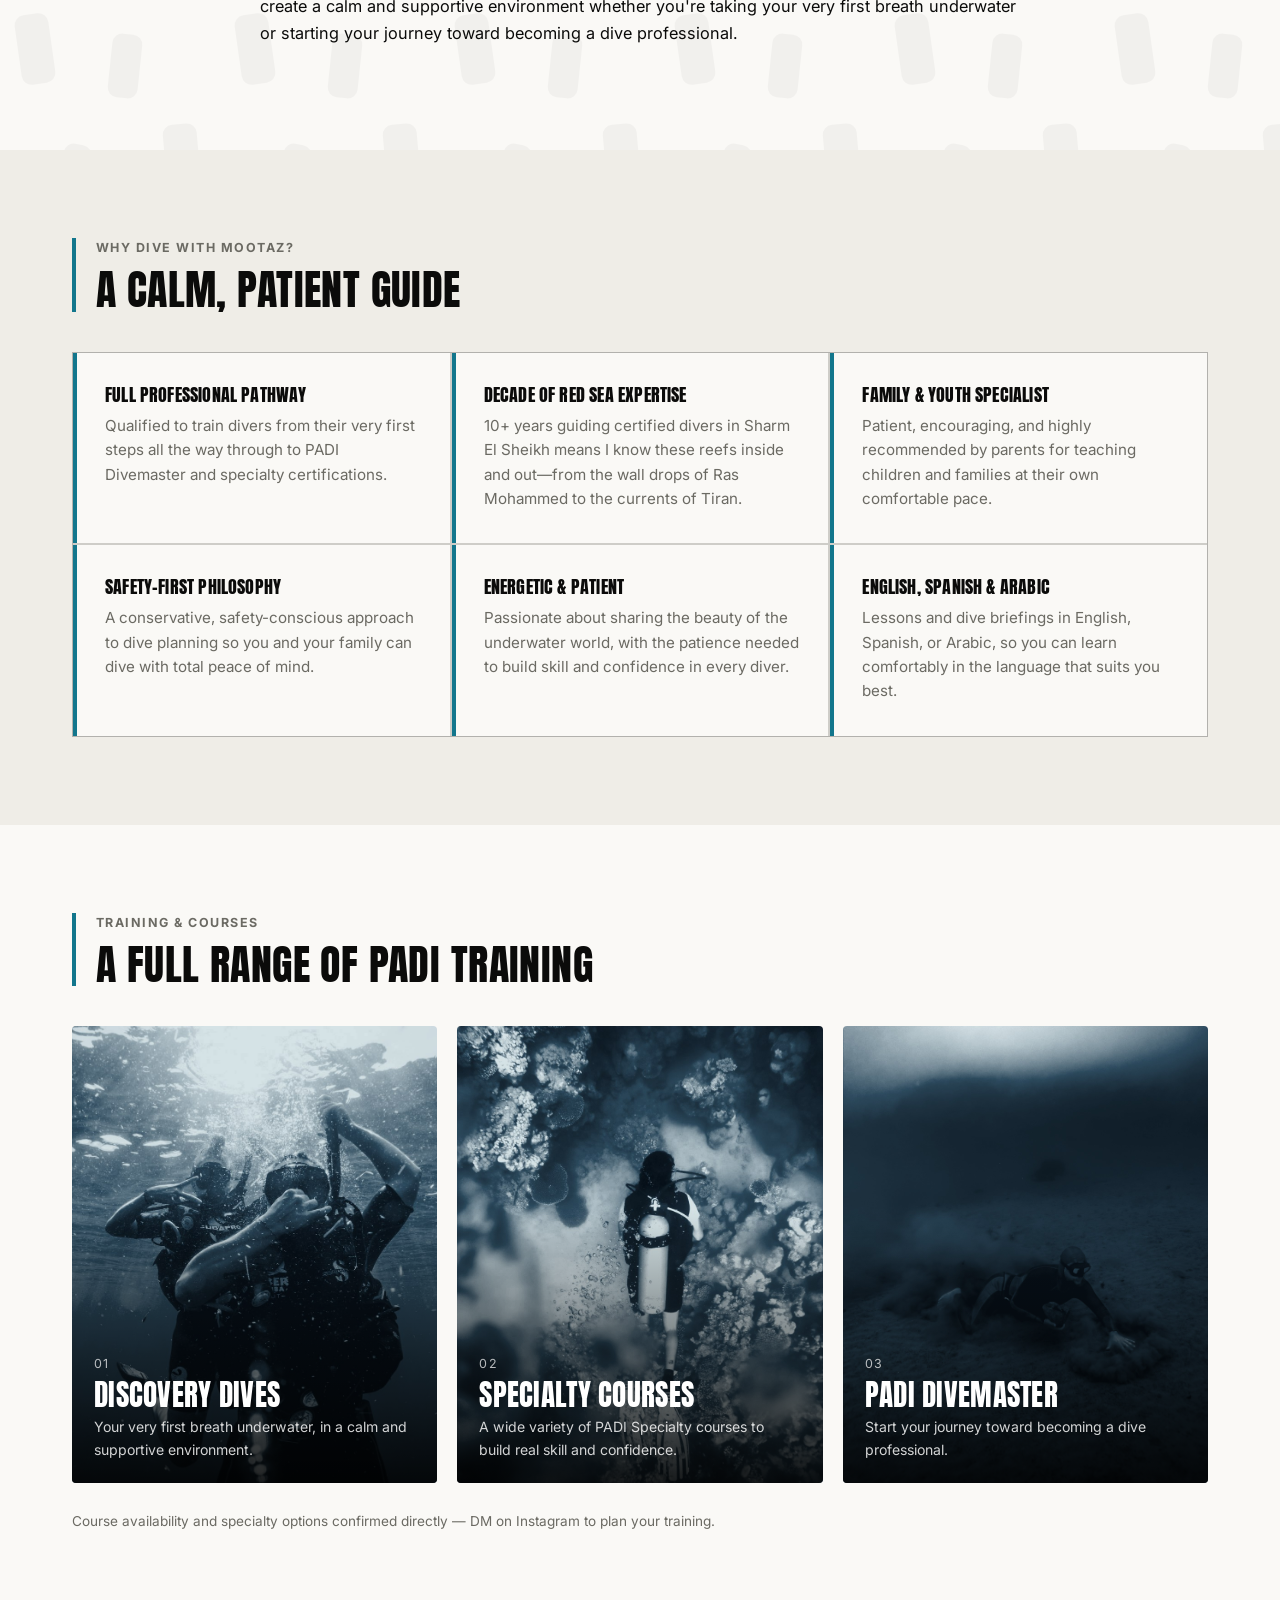
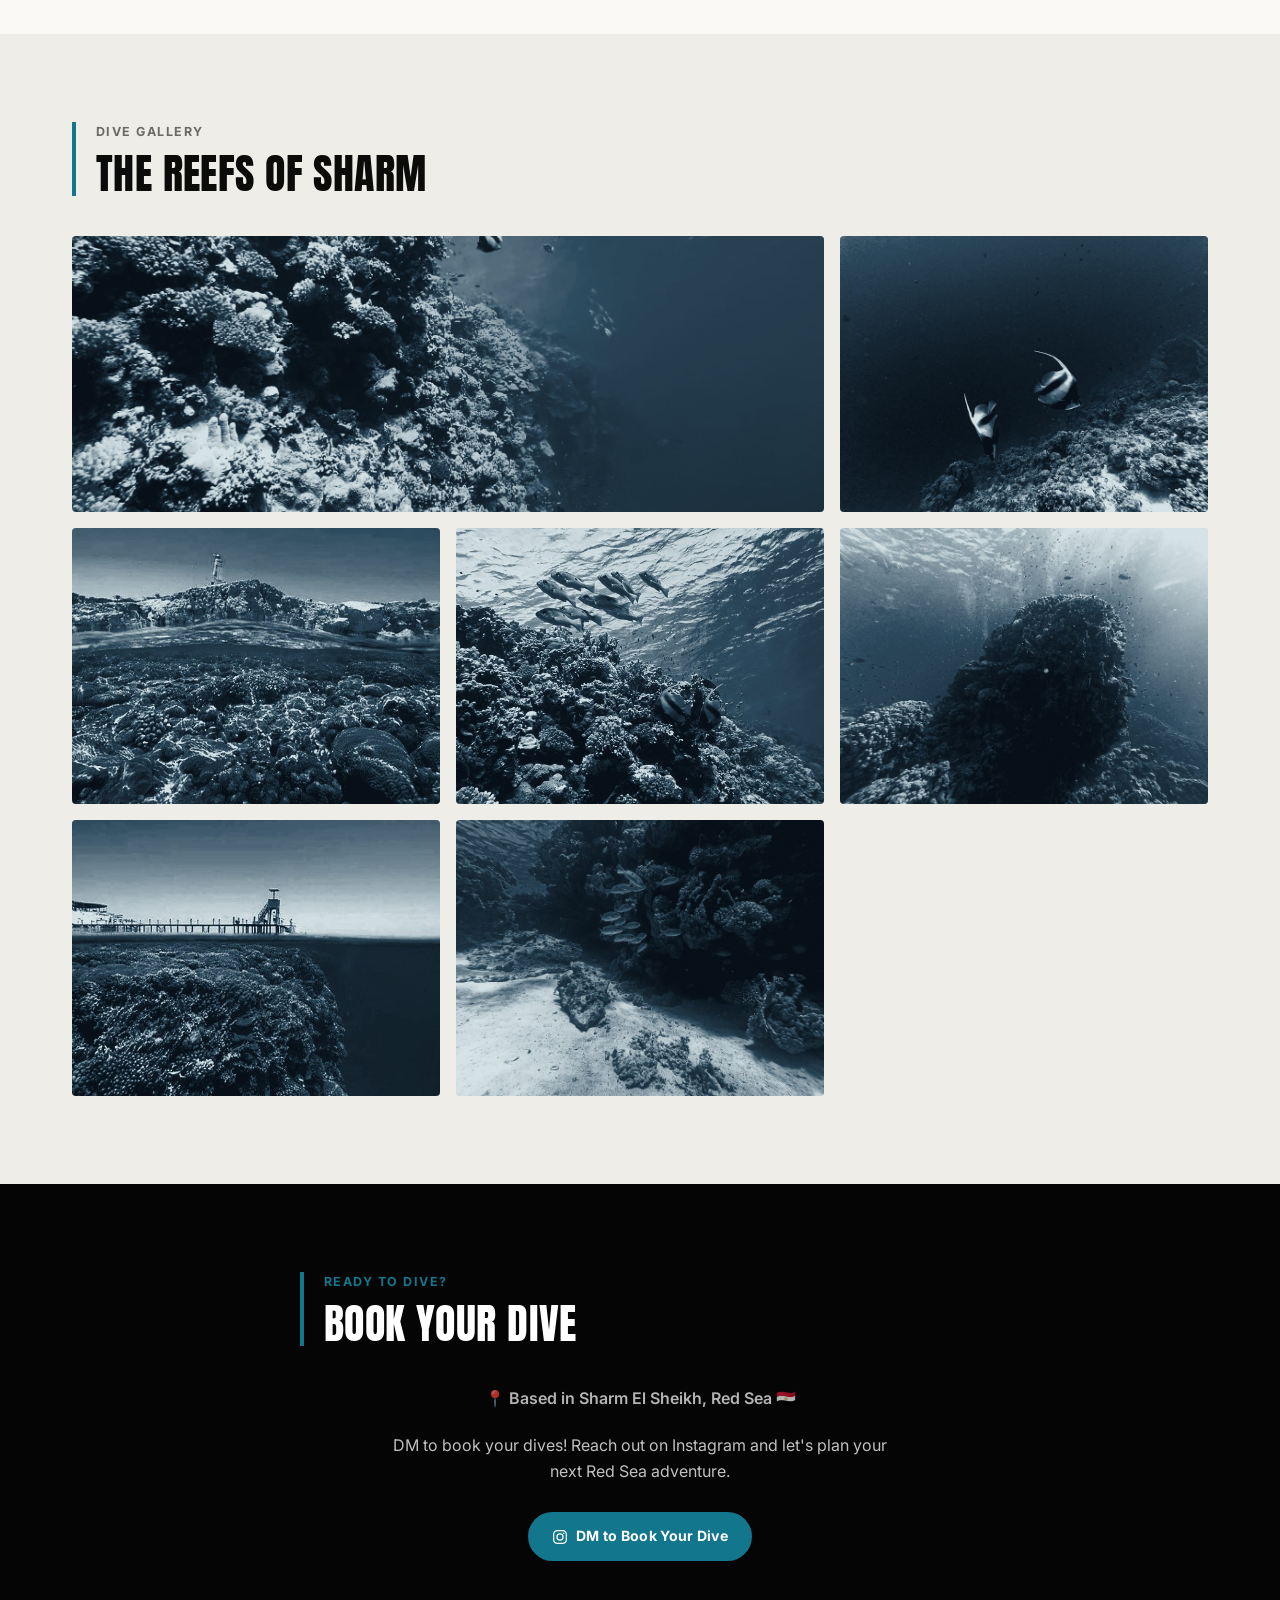
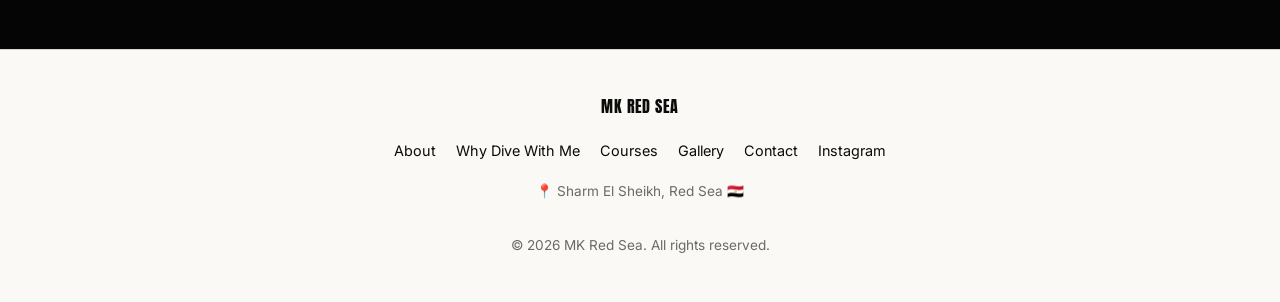
<file: alt3/index.html>
<!DOCTYPE html>
<html lang="en">
<head>
<meta charset="UTF-8">
<meta name="viewport" content="width=device-width, initial-scale=1, viewport-fit=cover">
<title>mkredsea.com/alt3 — Mootaz Kafy, PADI Dive Instructor</title>
<meta name="description" content="Mootaz Kafy, PADI Scuba Instructor in Sharm El Sheikh. Courses from beginner discovery dives to PADI Divemaster. 10+ years of Red Sea experience, family-focused and safety-first. Speaks English, Spanish and Arabic.">
<base href="/alt3/">

<link rel="icon" type="image/png" sizes="32x32" href="../assets/favicon/favicon-32.png">
<link rel="icon" href="../assets/favicon/favicon.ico">
<link rel="apple-touch-icon" href="../assets/favicon/apple-touch-icon.png">

<link rel="preconnect" href="https://fonts.googleapis.com">
<link rel="preconnect" href="https://fonts.gstatic.com" crossorigin>
<link href="https://fonts.googleapis.com/css2?family=Anton&family=Inter:wght@400;500;600;700&display=swap" rel="stylesheet">

<link rel="stylesheet" href="assets/css/styles.css">
</head>
<body>

<header class="site-header">
  <div class="container">
    <a href="#top" id="top" class="brand">
      <img class="brand-logo" src="assets/logo/mk-redsea-badge-cropped.png" alt="MK Red Sea">
      <span>MK Red Sea</span>
    </a>

    <div class="header-actions">
      <a href="#" class="btn-pill" data-instagram-cta>
        <img src="assets/icons/icon-instagram.svg" alt="" width="16" height="16">
        DM to Book
      </a>
      <button type="button" class="icon-btn" id="themeToggle" aria-label="Toggle light/dark theme">
        <svg class="icon-moon" viewBox="0 0 24 24" fill="none" stroke="currentColor" stroke-width="1.8"><path d="M21 12.5A8.5 8.5 0 1 1 11.5 3a7 7 0 0 0 9.5 9.5Z"/></svg>
        <svg class="icon-sun" viewBox="0 0 24 24" fill="none" stroke="currentColor" stroke-width="1.8"><circle cx="12" cy="12" r="4.5"/><path d="M12 2.5v2M12 19.5v2M4.2 4.2l1.4 1.4M18.4 18.4l1.4 1.4M2.5 12h2M19.5 12h2M4.2 19.8l1.4-1.4M18.4 5.6l1.4-1.4"/></svg>
      </button>
      <button type="button" class="hamburger" id="navToggle" aria-label="Open menu" aria-expanded="false" aria-controls="navOverlay">
        <span class="bar"></span>
      </button>
    </div>
  </div>
</header>

<div class="nav-overlay" id="navOverlay">
  <div class="nav-overlay-top">
    <a href="#top" class="brand">
      <img class="nav-overlay-logo" src="assets/logo/mk-redsea-badge-cropped.png" alt="MK Red Sea">
      <span>MK Red Sea</span>
    </a>
    <button type="button" class="nav-close" id="navClose" aria-label="Close menu">&times;</button>
  </div>
  <nav class="nav-grid" aria-label="Primary">
    <a href="#about">About</a>
    <a href="#why">Why Dive With Me</a>
    <a href="#courses">Courses</a>
    <a href="#gallery">Gallery</a>
    <a href="#contact">Contact</a>
  </nav>
  <div class="nav-overlay-bottom">
    <img src="assets/logo/mk-redsea-badge-cropped.png" alt="">
    <a href="#" data-instagram-cta>
      <img src="assets/icons/icon-instagram.svg" alt="">
      Instagram
    </a>
  </div>
</div>

<main>

  <section class="hero" id="hero">
    <video class="hero-video" autoplay muted loop playsinline poster="/assets/video/hero-poster.jpg" aria-hidden="true" data-hero-video>
      <source src="/assets/video/hero.mp4" type="video/mp4">
    </video>
    <div class="hero-scrim" aria-hidden="true"></div>
    <div class="container">
      <p class="eyebrow">PADI Dive Instructor · Sharm El Sheikh</p>
      <h1>Dive With Intention</h1>
      <p class="tagline">Mootaz Kafy — PADI Scuba Instructor. Courses from Beginner to PADI Divemaster. 10+ Years Red Sea Experience. Patient, Family-Focused &amp; Safety-First. Speaks English, Spanish &amp; Arabic.</p>
      <p class="location">📍 Sharm El Sheikh, Red Sea 🇪🇬</p>
      <div>
        <a href="#" class="btn-pill" data-instagram-cta>
          <img src="assets/icons/icon-instagram.svg" alt="" width="16" height="16">
          DM to Book Your Dive
        </a>
      </div>
    </div>
  </section>

  <section id="about" class="bg-texture">
    <div class="container" style="position:relative;z-index:1;">
      <img class="about-banner" src="assets/photos/about.jpg" alt="Two divers preparing to enter the Red Sea">
      <div class="about-card">
        <h2>Mootaz Kafy</h2>
        <p>PADI Dive Instructor · Sharm El Sheikh</p>
      </div>
      <div class="about-body">
        <p class="eyebrow">About Mootaz</p>
        <p>With 10 years of experience guiding certified divers in the Red Sea and 6 years as a PADI Scuba Instructor, I turn dive dreams into unforgettable underwater adventures. I offer a full range of PADI training—from beginner discovery dives all the way up to PADI Divemaster, along with a wide variety of PADI Specialty courses.</p>
        <p>I specialize in family-friendly diving, helping kids, teens, and adults build real confidence in the water. Known for my high energy, endless patience, and strict, conservative approach to safety, I create a calm and supportive environment whether you're taking your very first breath underwater or starting your journey toward becoming a dive professional.</p>
      </div>
    </div>
  </section>

  <section id="why" class="section-alt">
    <div class="container">
      <div class="section-head">
        <p class="eyebrow">Why Dive With Mootaz?</p>
        <h2>A Calm, Patient Guide</h2>
      </div>
      <div class="why-grid">
        <div class="why-card">
          <h3>Full Professional Pathway</h3>
          <p>Qualified to train divers from their very first steps all the way through to PADI Divemaster and specialty certifications.</p>
        </div>
        <div class="why-card">
          <h3>Decade of Red Sea Expertise</h3>
          <p>10+ years guiding certified divers in Sharm El Sheikh means I know these reefs inside and out—from the wall drops of Ras Mohammed to the currents of Tiran.</p>
        </div>
        <div class="why-card">
          <h3>Family &amp; Youth Specialist</h3>
          <p>Patient, encouraging, and highly recommended by parents for teaching children and families at their own comfortable pace.</p>
        </div>
        <div class="why-card">
          <h3>Safety-First Philosophy</h3>
          <p>A conservative, safety-conscious approach to dive planning so you and your family can dive with total peace of mind.</p>
        </div>
        <div class="why-card">
          <h3>Energetic &amp; Patient</h3>
          <p>Passionate about sharing the beauty of the underwater world, with the patience needed to build skill and confidence in every diver.</p>
        </div>
        <div class="why-card">
          <h3>English, Spanish &amp; Arabic</h3>
          <p>Lessons and dive briefings in English, Spanish, or Arabic, so you can learn comfortably in the language that suits you best.</p>
        </div>
      </div>
    </div>
  </section>

  <section id="courses">
    <div class="container">
      <div class="section-head">
        <p class="eyebrow">Training &amp; Courses</p>
        <h2>A Full Range Of PADI Training</h2>
      </div>
      <div class="courses-grid">
        <div class="course-card" style="background-image:url('assets/photos/course-discovery.jpg');">
          <div class="course-card-scrim" aria-hidden="true"></div>
          <div class="course-card-label">
            <span class="num">01</span>
            <h3>Discovery Dives</h3>
            <p>Your very first breath underwater, in a calm and supportive environment.</p>
          </div>
        </div>
        <div class="course-card" style="background-image:url('assets/photos/course-specialty.jpg');">
          <div class="course-card-scrim" aria-hidden="true"></div>
          <div class="course-card-label">
            <span class="num">02</span>
            <h3>Specialty Courses</h3>
            <p>A wide variety of PADI Specialty courses to build real skill and confidence.</p>
          </div>
        </div>
        <div class="course-card" style="background-image:url('assets/photos/course-divemaster.jpg');">
          <div class="course-card-scrim" aria-hidden="true"></div>
          <div class="course-card-label">
            <span class="num">03</span>
            <h3>PADI Divemaster</h3>
            <p>Start your journey toward becoming a dive professional.</p>
          </div>
        </div>
      </div>
      <p class="courses-note">Course availability and specialty options confirmed directly — DM on Instagram to plan your training.</p>
    </div>
  </section>

  <section id="gallery" class="section-alt">
    <div class="container">
      <div class="section-head">
        <p class="eyebrow">Dive Gallery</p>
        <h2>The Reefs Of Sharm</h2>
      </div>
      <div class="gallery-grid">
        <figure class="gallery-item gallery-item--wide">
          <img src="assets/photos/gallery/reef-wall-800.jpg" srcset="assets/photos/gallery/reef-wall-800.jpg 800w, assets/photos/gallery/reef-wall.jpg 1599w" sizes="(min-width: 900px) 66vw, 100vw" width="1599" height="899" alt="Coral-covered reef wall dropping into deep blue water, with a pair of bannerfish" loading="lazy" decoding="async">
        </figure>
        <figure class="gallery-item">
          <img src="assets/photos/gallery/bannerfish-pair-800.jpg" srcset="assets/photos/gallery/bannerfish-pair-800.jpg 800w, assets/photos/gallery/bannerfish-pair.jpg 1600w" sizes="(min-width: 900px) 33vw, (min-width: 640px) 50vw, 100vw" width="1600" height="1200" alt="Two Red Sea bannerfish swimming above the reef" loading="lazy" decoding="async">
        </figure>
        <figure class="gallery-item">
          <img src="assets/photos/gallery/split-lighthouse-800.jpg" srcset="assets/photos/gallery/split-lighthouse-800.jpg 800w, assets/photos/gallery/split-lighthouse.jpg 960w" sizes="(min-width: 900px) 33vw, (min-width: 640px) 50vw, 100vw" width="960" height="539" alt="Split-level view of a shallow coral reef below a lighthouse on the Sharm El Sheikh coast" loading="lazy" decoding="async">
        </figure>
        <figure class="gallery-item">
          <img src="assets/photos/gallery/snapper-school-800.jpg" srcset="assets/photos/gallery/snapper-school-800.jpg 800w, assets/photos/gallery/snapper-school.jpg 1599w" sizes="(min-width: 900px) 33vw, (min-width: 640px) 50vw, 100vw" width="1599" height="899" alt="A school of yellow-tailed snappers over a sunlit coral reef" loading="lazy" decoding="async">
        </figure>
        <figure class="gallery-item">
          <img src="assets/photos/gallery/coral-pinnacle-800.jpg" srcset="assets/photos/gallery/coral-pinnacle-800.jpg 800w, assets/photos/gallery/coral-pinnacle.jpg 1600w" sizes="(min-width: 900px) 33vw, (min-width: 640px) 50vw, 100vw" width="1600" height="1200" alt="A coral pinnacle surrounded by clouds of orange anthias" loading="lazy" decoding="async">
        </figure>
        <figure class="gallery-item">
          <img src="assets/photos/gallery/split-jetty-800.jpg" srcset="assets/photos/gallery/split-jetty-800.jpg 800w, assets/photos/gallery/split-jetty.jpg 960w" sizes="(min-width: 900px) 33vw, (min-width: 640px) 50vw, 100vw" width="960" height="539" alt="Split-level view of a reef wall beside a dive jetty" loading="lazy" decoding="async">
        </figure>
        <figure class="gallery-item">
          <img src="assets/photos/gallery/sandy-reef-800.jpg" srcset="assets/photos/gallery/sandy-reef-800.jpg 800w, assets/photos/gallery/sandy-reef.jpg 1600w" sizes="(min-width: 900px) 33vw, (min-width: 640px) 50vw, 100vw" width="1600" height="1200" alt="Snappers sheltering beside a coral outcrop on a sandy seabed" loading="lazy" decoding="async">
        </figure>
      </div>
    </div>
  </section>

  <section id="contact" class="contact">
    <div class="container">
      <div class="section-head">
        <p class="eyebrow">Ready to Dive?</p>
        <h2>Book Your Dive</h2>
      </div>
      <span class="location">📍 Based in Sharm El Sheikh, Red Sea 🇪🇬</span>
      <p class="contact-lead">DM to book your dives! Reach out on Instagram and let's plan your next Red Sea adventure.</p>
      <a href="#" class="btn-pill" data-instagram-cta>
        <img src="assets/icons/icon-instagram.svg" alt="" width="16" height="16">
        DM to Book Your Dive
      </a>
    </div>
  </section>

</main>

<footer class="site-footer">
  <div class="container footer-inner">
    <div class="footer-brand">
      <span>MK Red Sea</span>
    </div>
    <ul class="footer-nav">
      <li><a href="#about">About</a></li>
      <li><a href="#why">Why Dive With Me</a></li>
      <li><a href="#courses">Courses</a></li>
      <li><a href="#gallery">Gallery</a></li>
      <li><a href="#contact">Contact</a></li>
      <li><a href="#" data-instagram-cta>Instagram</a></li>
    </ul>
    <p class="footer-meta">📍 Sharm El Sheikh, Red Sea 🇪🇬</p>
    <p class="footer-meta">&copy; <span id="year"></span> MK Red Sea. All rights reserved.</p>
  </div>
</footer>

<script src="assets/js/main.js"></script>
</body>
</html>
</file>
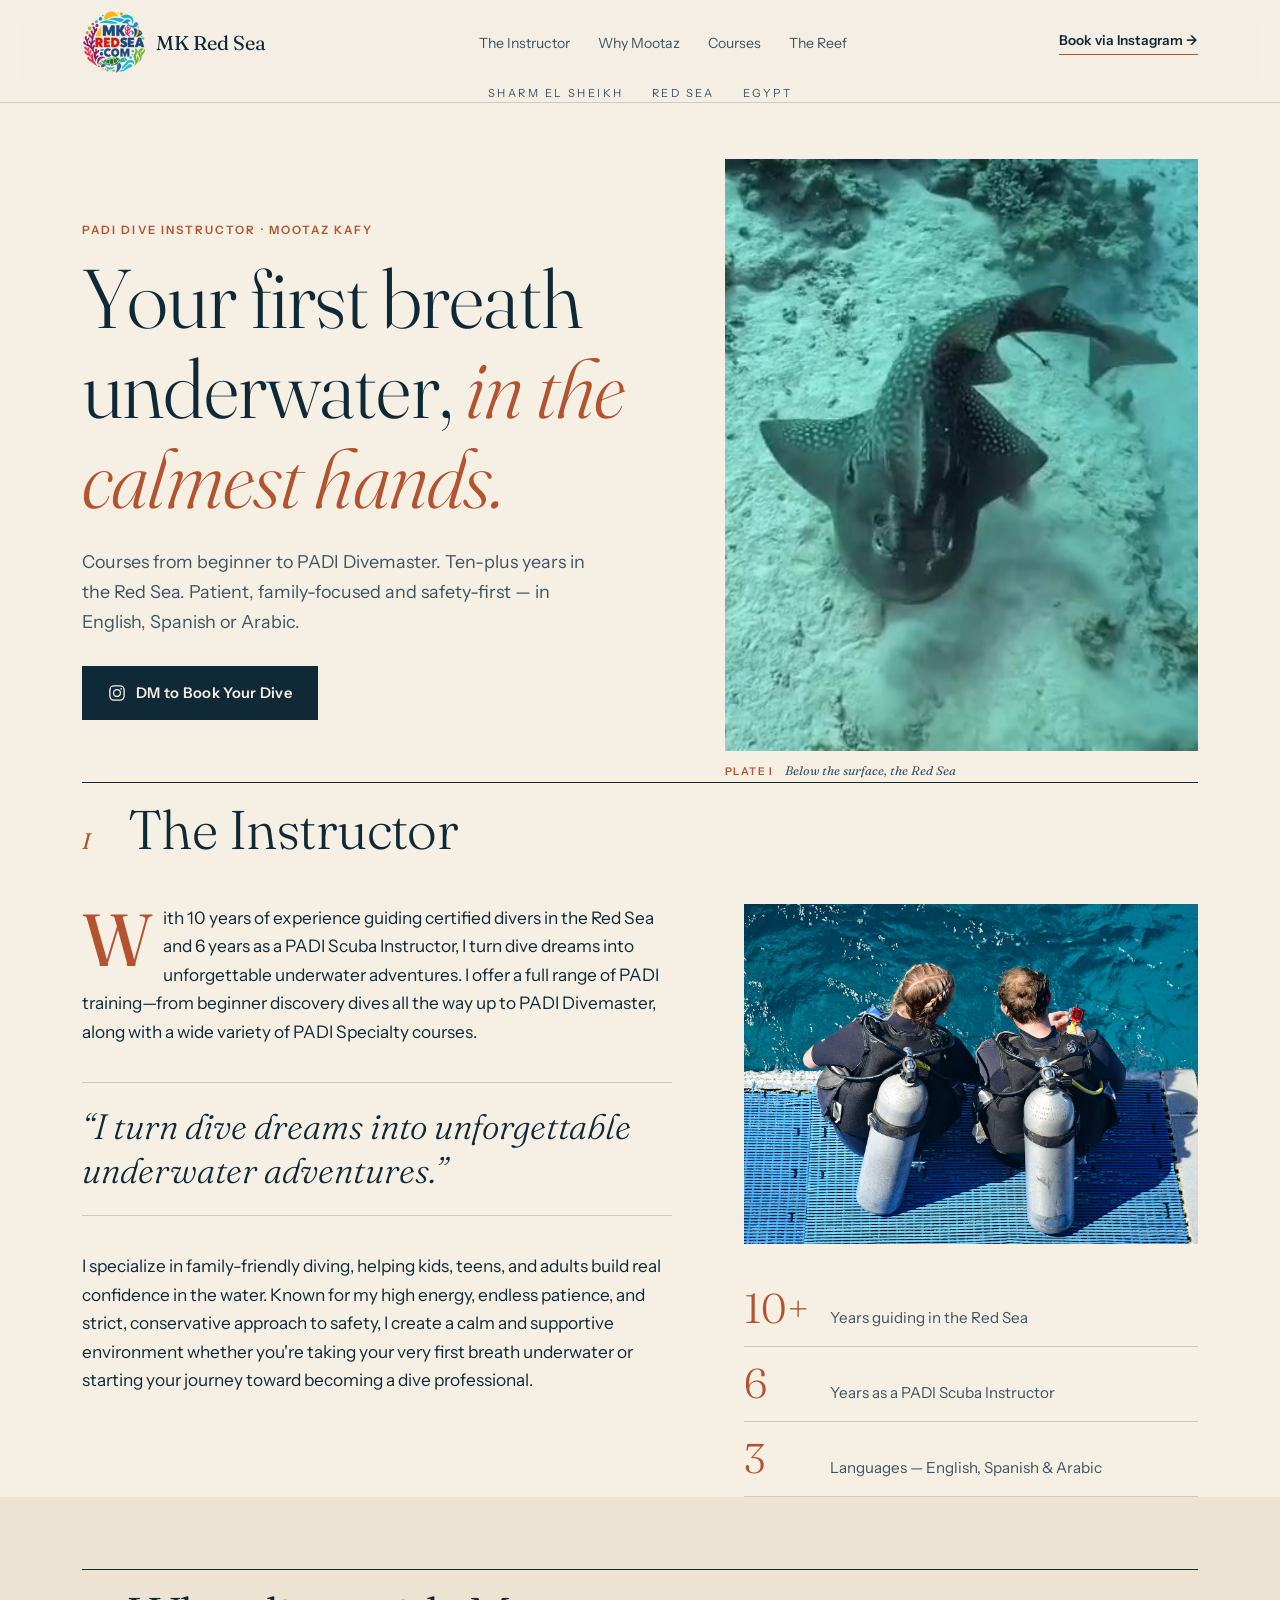
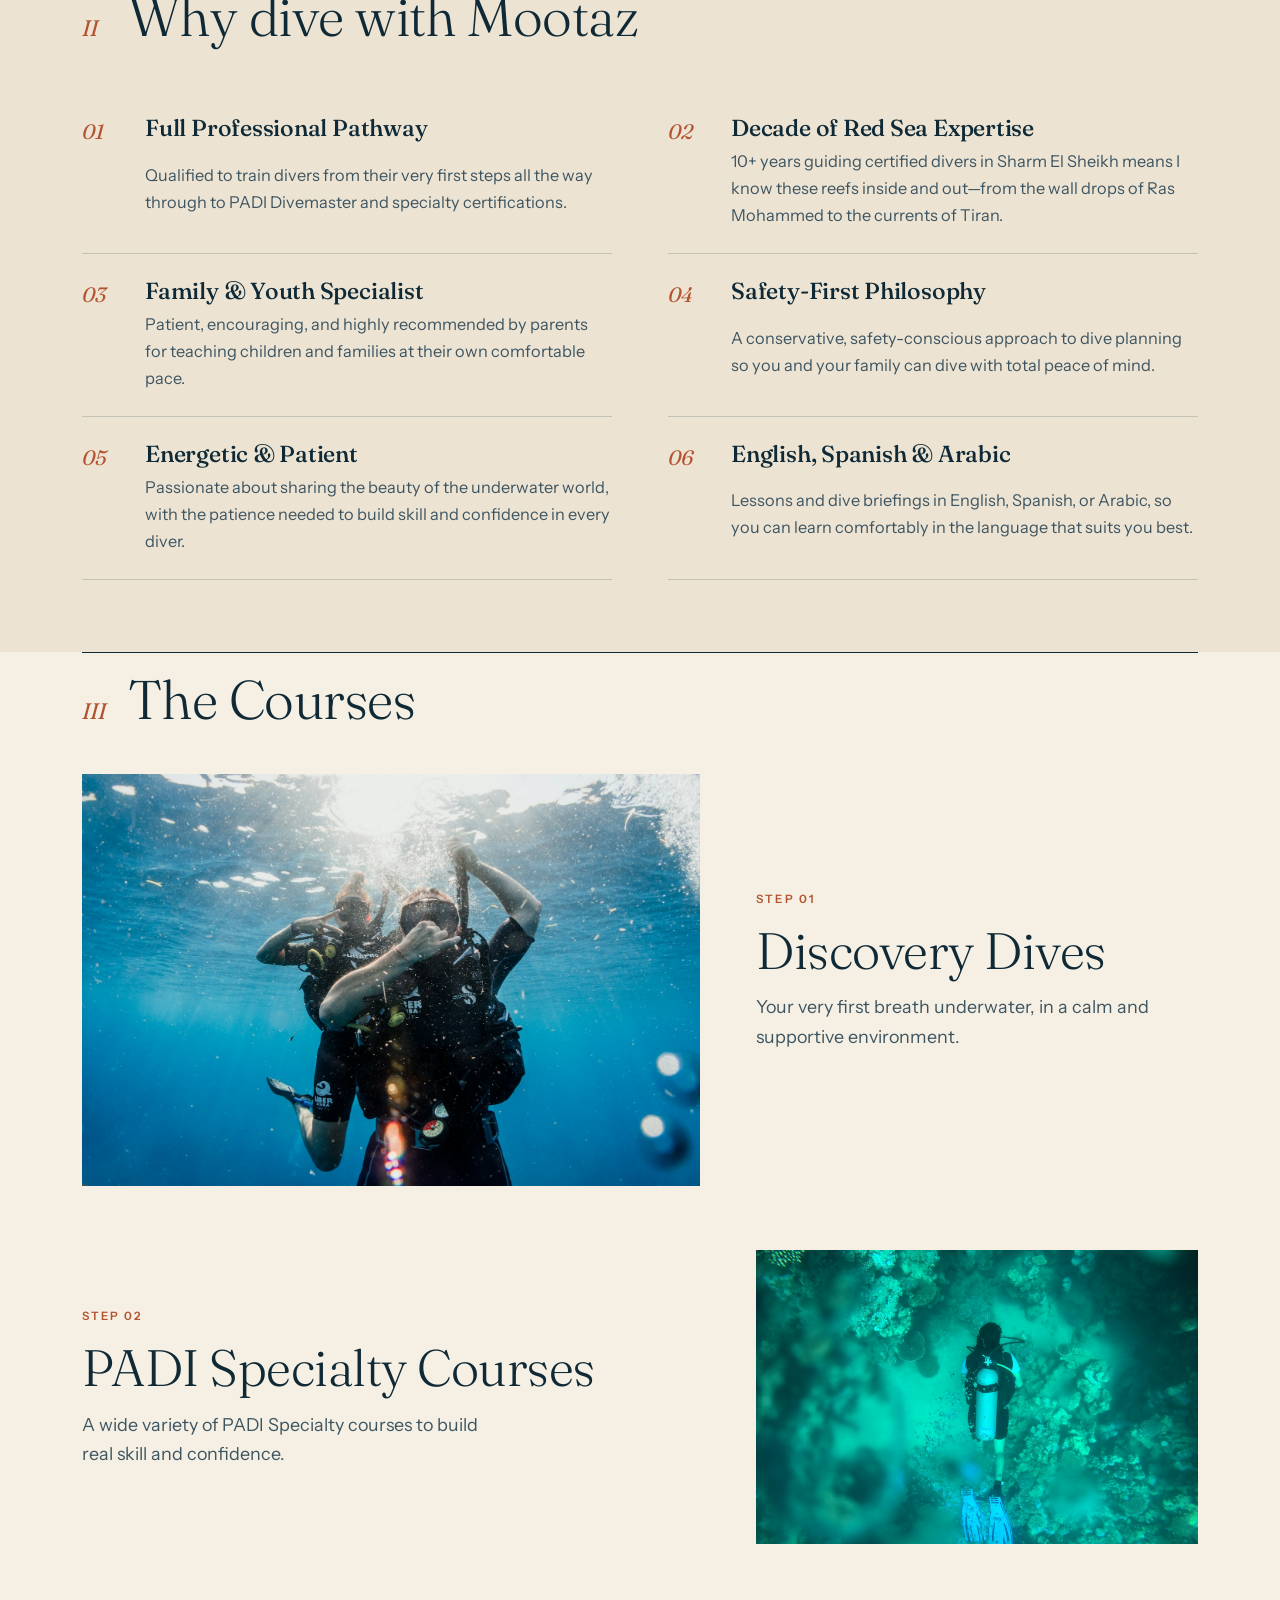
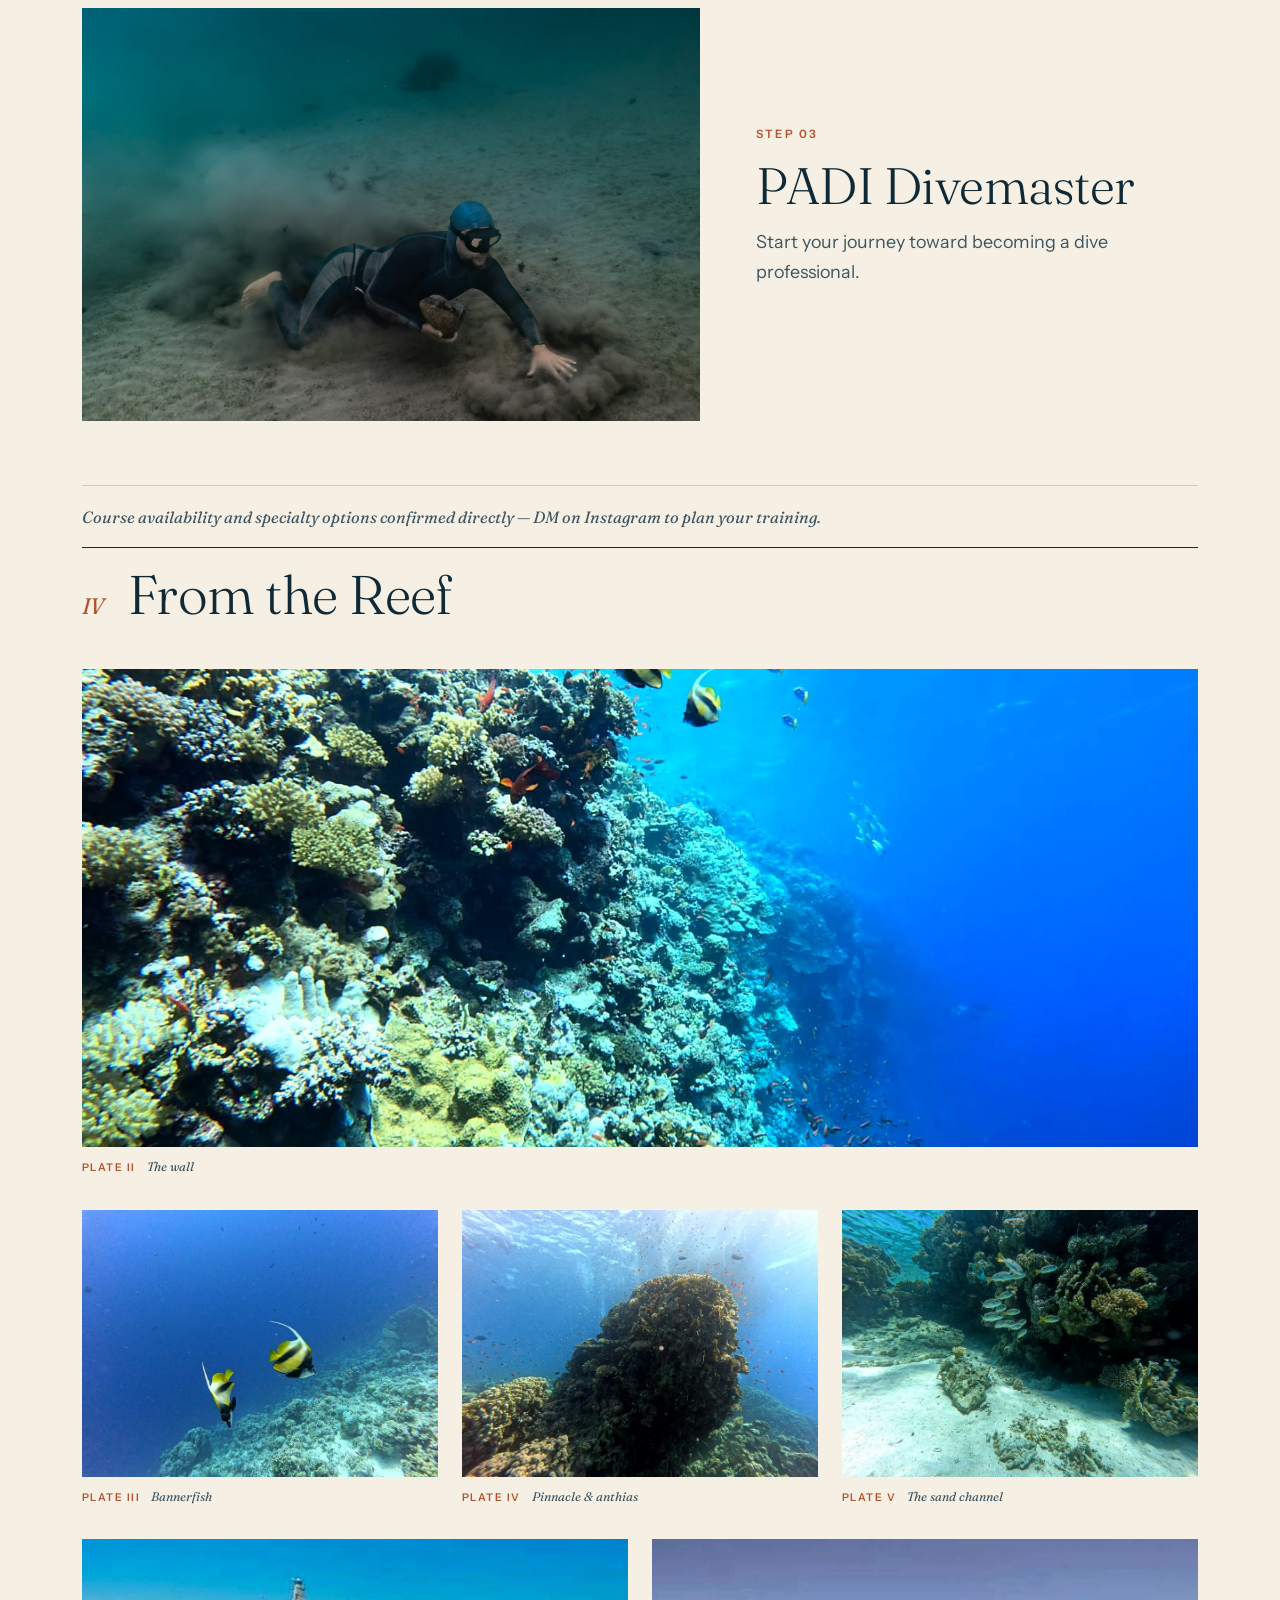
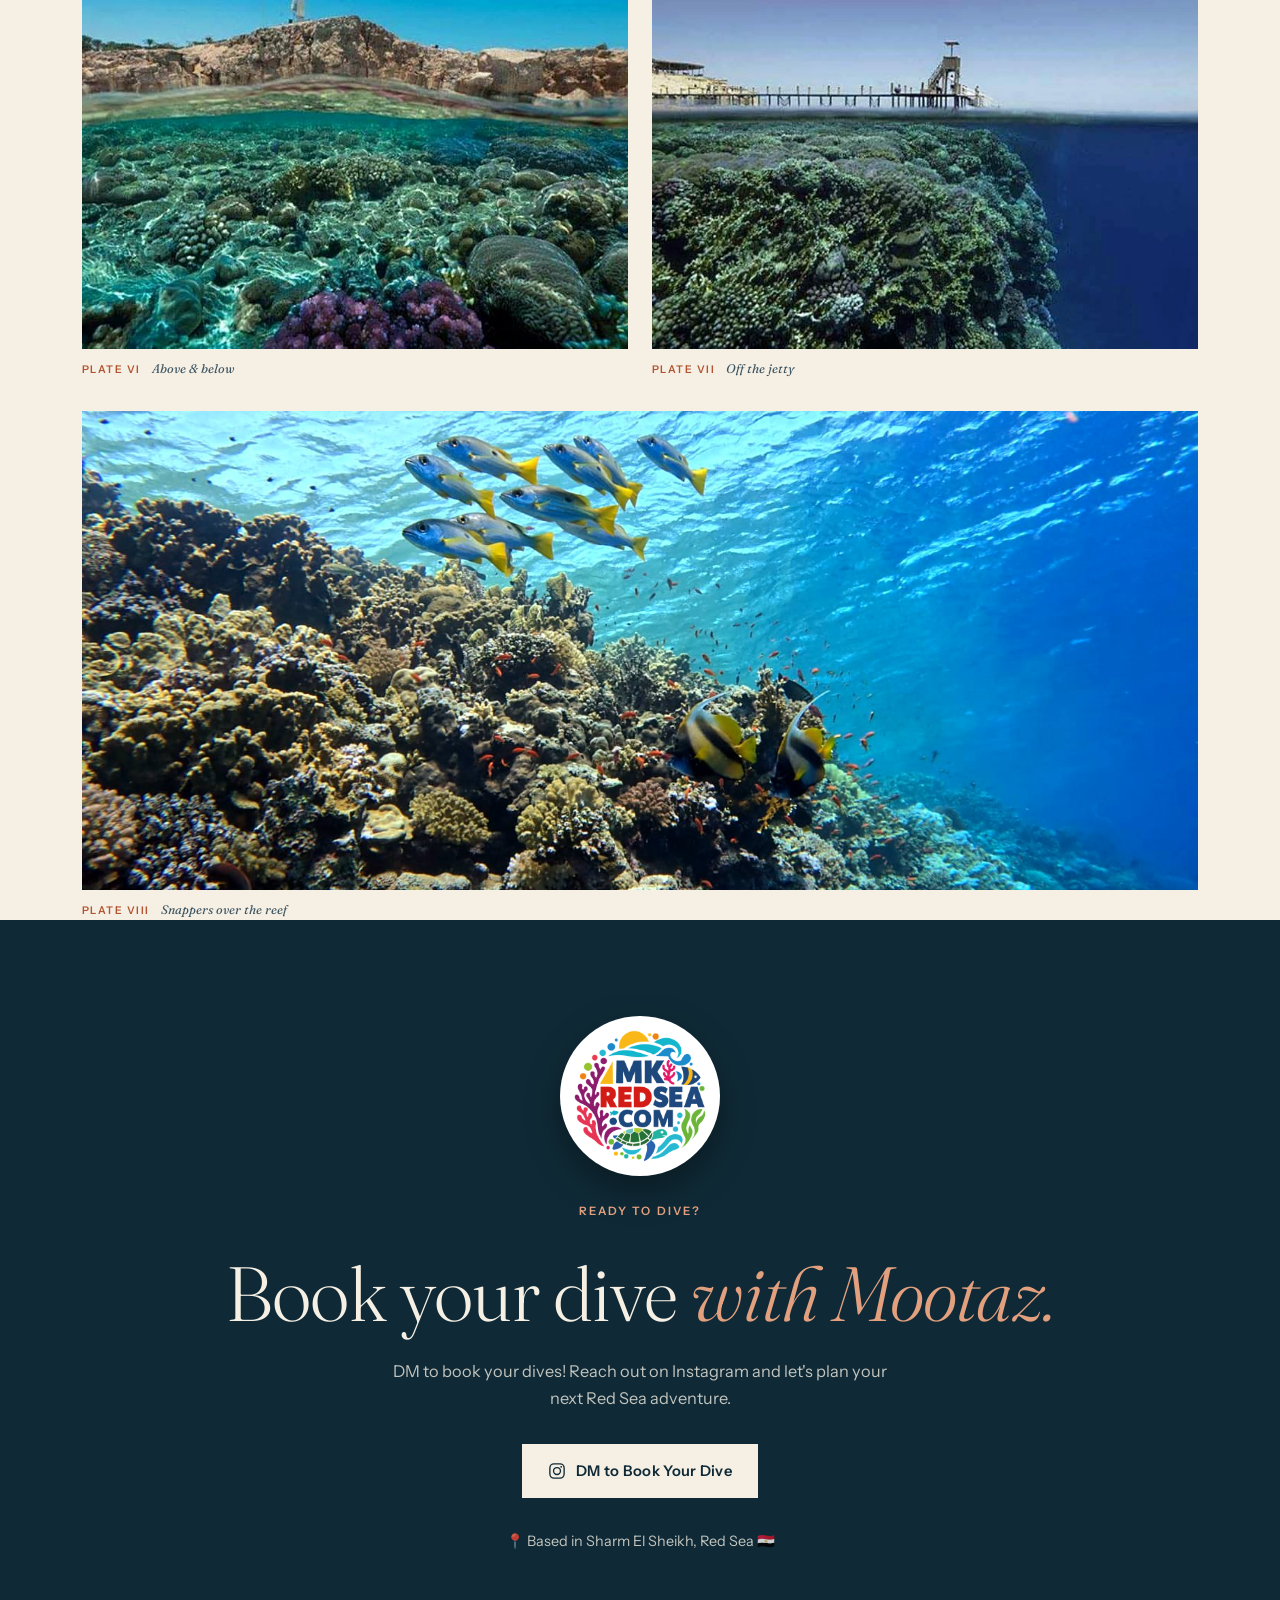
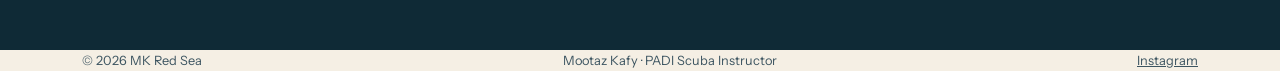
<file: alt4/index.html>
<!DOCTYPE html>
<html lang="en">
<head>
<meta charset="UTF-8">
<meta name="viewport" content="width=device-width, initial-scale=1, viewport-fit=cover">
<base href="/alt4/">
<title>mkredsea.com/alt4 — Mootaz Kafy, PADI Dive Instructor</title>
<meta name="description" content="Mootaz Kafy, PADI Scuba Instructor in Sharm El Sheikh. Courses from beginner discovery dives to PADI Divemaster. 10+ years of Red Sea experience, family-focused and safety-first. Speaks English, Spanish and Arabic.">

<link rel="icon" type="image/png" sizes="32x32" href="assets/favicon/favicon-32.png">
<link rel="icon" href="assets/favicon/favicon.ico">
<link rel="apple-touch-icon" href="assets/favicon/apple-touch-icon.png">

<link rel="preconnect" href="https://fonts.googleapis.com">
<link rel="preconnect" href="https://fonts.gstatic.com" crossorigin>
<link href="https://fonts.googleapis.com/css2?family=Fraunces:ital,opsz,wght@0,9..144,300;0,9..144,500;1,9..144,300;1,9..144,500&family=Instrument+Sans:wght@400;500;600&display=swap" rel="stylesheet">

<link rel="stylesheet" href="assets/css/styles.css">
</head>
<body>

<header class="masthead">
  <div class="wrap masthead-inner">
    <a href="#top" id="top" class="masthead-brand">
      <img src="assets/logo/mk-redsea-badge-cropped.png" alt="MK Red Sea logo" width="64" height="64">
      <span>MK Red Sea</span>
    </a>
    <nav aria-label="Primary">
      <ul class="masthead-nav">
        <li><a href="#instructor">The Instructor</a></li>
        <li><a href="#why">Why Mootaz</a></li>
        <li><a href="#courses">Courses</a></li>
        <li><a href="#reef">The Reef</a></li>
      </ul>
    </nav>
    <a href="#" class="link-cta" data-instagram-cta>Book via Instagram <span aria-hidden="true">→</span></a>
  </div>
  <div class="wrap masthead-meta">
    <span>Sharm El Sheikh</span><span>Red Sea</span><span>Egypt</span>
  </div>
</header>

<main>

  <section class="cover wrap">
    <div class="cover-copy">
      <p class="kicker">PADI Dive Instructor · Mootaz Kafy</p>
      <h1>Your first breath underwater, <em>in the calmest hands.</em></h1>
      <p class="dek">Courses from beginner to PADI Divemaster. Ten-plus years in the Red Sea. Patient, family-focused and safety-first — in English, Spanish or Arabic.</p>
      <a href="#" class="btn" data-instagram-cta>
        <svg viewBox="0 0 24 24" width="18" height="18" fill="none" aria-hidden="true"><rect x="2.5" y="2.5" width="19" height="19" rx="5.5" stroke="currentColor" stroke-width="1.8"/><circle cx="12" cy="12" r="4.6" stroke="currentColor" stroke-width="1.8"/><circle cx="17.6" cy="6.4" r="1.2" fill="currentColor"/></svg>
        DM to Book Your Dive
      </a>
    </div>
    <figure class="cover-plate">
      <video autoplay muted loop playsinline poster="/assets/video/hero-poster.jpg" aria-label="Underwater footage from the Red Sea: a leopard shark, a moray eel and a turtle" data-hero-video>
        <source src="/assets/video/hero.mp4" type="video/mp4">
      </video>
      <figcaption><span>Plate I</span> Below the surface, the Red Sea</figcaption>
    </figure>
  </section>

  <section id="instructor" class="chapter wrap">
    <header class="chapter-head">
      <span class="chapter-num">I</span>
      <h2>The Instructor</h2>
    </header>
    <div class="instructor-grid">
      <div class="instructor-text">
        <p class="dropcap">With 10 years of experience guiding certified divers in the Red Sea and 6 years as a PADI Scuba Instructor, I turn dive dreams into unforgettable underwater adventures. I offer a full range of PADI training—from beginner discovery dives all the way up to PADI Divemaster, along with a wide variety of PADI Specialty courses.</p>
        <blockquote class="pullquote">“I turn dive dreams into unforgettable underwater adventures.”</blockquote>
        <p>I specialize in family-friendly diving, helping kids, teens, and adults build real confidence in the water. Known for my high energy, endless patience, and strict, conservative approach to safety, I create a calm and supportive environment whether you're taking your very first breath underwater or starting your journey toward becoming a dive professional.</p>
      </div>
      <aside class="instructor-side">
        <img src="assets/photos/about.jpg" alt="Two divers preparing to enter the Red Sea" width="1600" height="1079" loading="lazy">
        <dl class="figures">
          <div><dt>10+</dt><dd>Years guiding in the Red Sea</dd></div>
          <div><dt>6</dt><dd>Years as a PADI Scuba Instructor</dd></div>
          <div><dt>3</dt><dd>Languages — English, Spanish &amp; Arabic</dd></div>
        </dl>
      </aside>
    </div>
  </section>

  <section id="why" class="chapter chapter--tint">
    <div class="wrap">
      <header class="chapter-head">
        <span class="chapter-num">II</span>
        <h2>Why dive with Mootaz</h2>
      </header>
      <ol class="reasons">
        <li><h3>Full Professional Pathway</h3><p>Qualified to train divers from their very first steps all the way through to PADI Divemaster and specialty certifications.</p></li>
        <li><h3>Decade of Red Sea Expertise</h3><p>10+ years guiding certified divers in Sharm El Sheikh means I know these reefs inside and out—from the wall drops of Ras Mohammed to the currents of Tiran.</p></li>
        <li><h3>Family &amp; Youth Specialist</h3><p>Patient, encouraging, and highly recommended by parents for teaching children and families at their own comfortable pace.</p></li>
        <li><h3>Safety-First Philosophy</h3><p>A conservative, safety-conscious approach to dive planning so you and your family can dive with total peace of mind.</p></li>
        <li><h3>Energetic &amp; Patient</h3><p>Passionate about sharing the beauty of the underwater world, with the patience needed to build skill and confidence in every diver.</p></li>
        <li><h3>English, Spanish &amp; Arabic</h3><p>Lessons and dive briefings in English, Spanish, or Arabic, so you can learn comfortably in the language that suits you best.</p></li>
      </ol>
    </div>
  </section>

  <section id="courses" class="chapter wrap">
    <header class="chapter-head">
      <span class="chapter-num">III</span>
      <h2>The Courses</h2>
    </header>
    <article class="course">
      <img src="assets/photos/course-discovery.jpg" alt="A diver's first moments underwater" width="1600" height="1067" loading="lazy">
      <div class="course-text">
        <p class="kicker">Step 01</p>
        <h3>Discovery Dives</h3>
        <p>Your very first breath underwater, in a calm and supportive environment.</p>
      </div>
    </article>
    <article class="course course--flip">
      <img src="assets/photos/course-specialty.jpg" alt="A diver exploring the reef" width="1600" height="1200" loading="lazy">
      <div class="course-text">
        <p class="kicker">Step 02</p>
        <h3>PADI Specialty Courses</h3>
        <p>A wide variety of PADI Specialty courses to build real skill and confidence.</p>
      </div>
    </article>
    <article class="course">
      <img src="assets/photos/course-divemaster.jpg" alt="A diver swimming over coral" width="1600" height="2400" loading="lazy">
      <div class="course-text">
        <p class="kicker">Step 03</p>
        <h3>PADI Divemaster</h3>
        <p>Start your journey toward becoming a dive professional.</p>
      </div>
    </article>
    <p class="aside-note">Course availability and specialty options confirmed directly — DM on Instagram to plan your training.</p>
  </section>

  <section id="reef" class="chapter wrap">
    <header class="chapter-head">
      <span class="chapter-num">IV</span>
      <h2>From the Reef</h2>
    </header>
    <div class="plates">
      <figure class="plate plate--wide"><img src="assets/photos/gallery/reef-wall.jpg" alt="Coral-covered reef wall dropping into deep blue water, with a pair of bannerfish" loading="lazy"><figcaption><span>Plate II</span> The wall</figcaption></figure>
      <figure class="plate"><img src="assets/photos/gallery/bannerfish-pair-800.jpg" alt="Two Red Sea bannerfish swimming above the reef" loading="lazy"><figcaption><span>Plate III</span> Bannerfish</figcaption></figure>
      <figure class="plate"><img src="assets/photos/gallery/coral-pinnacle-800.jpg" alt="A coral pinnacle surrounded by clouds of orange anthias" loading="lazy"><figcaption><span>Plate IV</span> Pinnacle &amp; anthias</figcaption></figure>
      <figure class="plate plate--pair-wide"><img src="assets/photos/gallery/sandy-reef-800.jpg" alt="Snappers sheltering beside a coral outcrop on a sandy seabed" loading="lazy"><figcaption><span>Plate V</span> The sand channel</figcaption></figure>
      <figure class="plate plate--half"><img src="assets/photos/gallery/split-lighthouse.jpg" alt="Split-level view of a shallow coral reef below a lighthouse on the Sharm El Sheikh coast" loading="lazy"><figcaption><span>Plate VI</span> Above &amp; below</figcaption></figure>
      <figure class="plate plate--half"><img src="assets/photos/gallery/split-jetty.jpg" alt="Split-level view of a reef wall beside a dive jetty" loading="lazy"><figcaption><span>Plate VII</span> Off the jetty</figcaption></figure>
      <figure class="plate plate--wide"><img src="assets/photos/gallery/snapper-school.jpg" alt="A school of yellow-tailed snappers over a sunlit coral reef" loading="lazy"><figcaption><span>Plate VIII</span> Snappers over the reef</figcaption></figure>
    </div>
  </section>

  <section id="contact" class="closing">
    <div class="wrap">
      <img class="closing-logo" src="assets/logo/mk-redsea-badge-cropped.png" alt="MK Red Sea logo" loading="lazy">
      <p class="kicker">Ready to dive?</p>
      <h2>Book your dive <em>with Mootaz.</em></h2>
      <p>DM to book your dives! Reach out on Instagram and let's plan your next Red Sea adventure.</p>
      <a href="#" class="btn btn--light" data-instagram-cta>
        <svg viewBox="0 0 24 24" width="18" height="18" fill="none" aria-hidden="true"><rect x="2.5" y="2.5" width="19" height="19" rx="5.5" stroke="currentColor" stroke-width="1.8"/><circle cx="12" cy="12" r="4.6" stroke="currentColor" stroke-width="1.8"/><circle cx="17.6" cy="6.4" r="1.2" fill="currentColor"/></svg>
        DM to Book Your Dive
      </a>
      <p class="closing-meta">📍 Based in Sharm El Sheikh, Red Sea 🇪🇬</p>
    </div>
  </section>

</main>

<footer class="colophon wrap">
  <span>&copy; <span id="year"></span> MK Red Sea</span>
  <span>Mootaz Kafy · PADI Scuba Instructor</span>
  <a href="#" data-instagram-cta>Instagram</a>
</footer>

<script src="assets/js/main.js"></script>
</body>
</html>
</file>
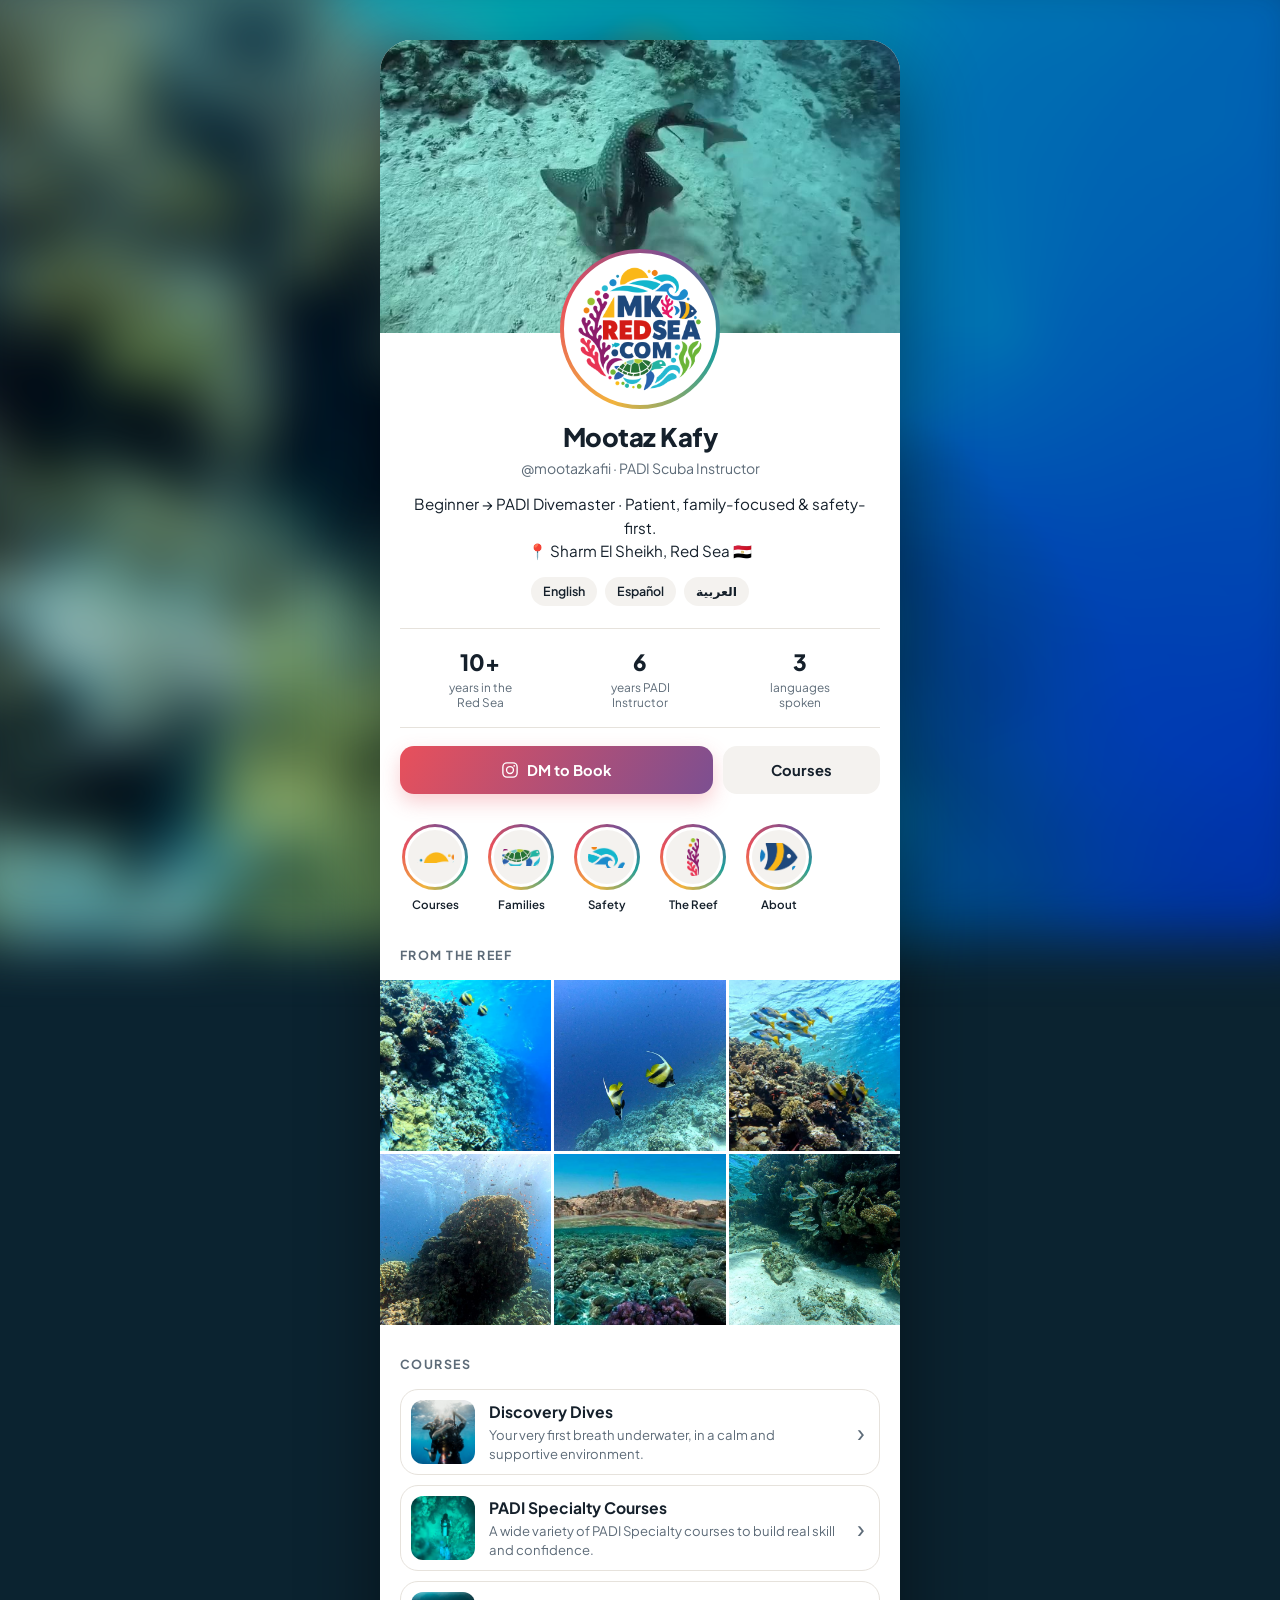
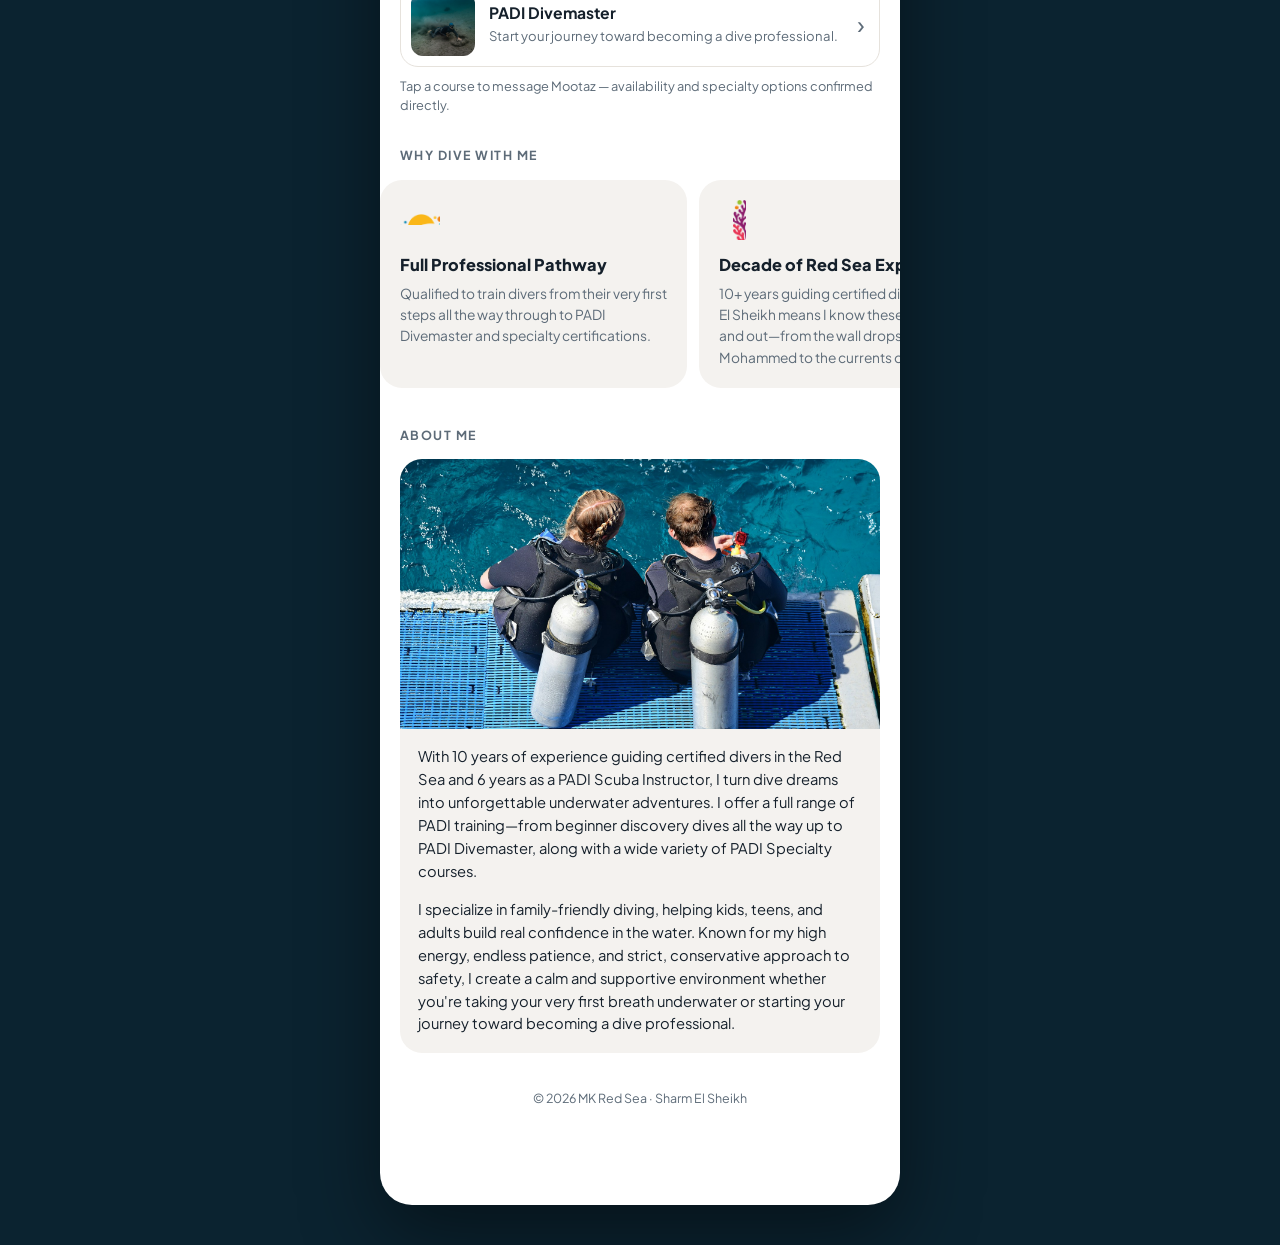
<file: alt5/index.html>
<!DOCTYPE html>
<html lang="en">
<head>
<meta charset="UTF-8">
<meta name="viewport" content="width=device-width, initial-scale=1, viewport-fit=cover">
<base href="/alt5/">
<title>mkredsea.com/alt5 — Mootaz Kafy, PADI Dive Instructor</title>
<meta name="description" content="Mootaz Kafy, PADI Scuba Instructor in Sharm El Sheikh. Courses from beginner discovery dives to PADI Divemaster. 10+ years of Red Sea experience, family-focused and safety-first. Speaks English, Spanish and Arabic.">

<link rel="icon" type="image/png" sizes="32x32" href="assets/favicon/favicon-32.png">
<link rel="icon" href="assets/favicon/favicon.ico">
<link rel="apple-touch-icon" href="assets/favicon/apple-touch-icon.png">

<link rel="preconnect" href="https://fonts.googleapis.com">
<link rel="preconnect" href="https://fonts.gstatic.com" crossorigin>
<link href="https://fonts.googleapis.com/css2?family=Plus+Jakarta+Sans:wght@400;500;600;700;800&display=swap" rel="stylesheet">

<link rel="stylesheet" href="assets/css/styles.css">
</head>
<body>

<div class="backdrop" aria-hidden="true"></div>

<main class="profile">

  <header class="cover">
    <video class="cover-photo" autoplay muted loop playsinline poster="/assets/video/hero-poster.jpg" aria-hidden="true" data-hero-video>
      <source src="/assets/video/hero.mp4" type="video/mp4">
    </video>
    <div class="avatar">
      <img src="assets/logo/mk-redsea-badge-cropped.png" alt="MK Red Sea logo" width="800" height="800">
    </div>
  </header>

  <section class="intro">
    <h1>Mootaz Kafy</h1>
    <p class="handle">@mootazkafii · PADI Scuba Instructor</p>
    <p class="bio">
      Beginner → PADI Divemaster · Patient, family-focused &amp; safety-first.<br>
      📍 Sharm El Sheikh, Red Sea 🇪🇬
    </p>
    <p class="langs" aria-label="Speaks English, Spanish and Arabic">
      <span>English</span><span>Español</span><span lang="ar">العربية</span>
    </p>

    <dl class="stats">
      <div><dt>10+</dt><dd>years in the<br>Red Sea</dd></div>
      <div><dt>6</dt><dd>years PADI<br>Instructor</dd></div>
      <div><dt>3</dt><dd>languages<br>spoken</dd></div>
    </dl>

    <div class="actions">
      <a href="#" class="btn btn-primary" data-instagram-cta>
        <svg viewBox="0 0 24 24" width="18" height="18" fill="none" aria-hidden="true"><rect x="2.5" y="2.5" width="19" height="19" rx="5.5" stroke="currentColor" stroke-width="1.8"/><circle cx="12" cy="12" r="4.6" stroke="currentColor" stroke-width="1.8"/><circle cx="17.6" cy="6.4" r="1.2" fill="currentColor"/></svg>
        DM to Book
      </a>
      <a href="#courses" class="btn btn-ghost">Courses</a>
    </div>
  </section>

  <nav class="highlights" aria-label="Highlights">
    <a href="#courses"><span class="ring"><img src="assets/icons/icon-sun.png" alt=""></span>Courses</a>
    <a href="#why"><span class="ring"><img src="assets/icons/icon-turtle.png" alt=""></span>Families</a>
    <a href="#why"><span class="ring"><img src="assets/icons/icon-wave-badge.png" alt=""></span>Safety</a>
    <a href="#reef"><span class="ring"><img src="assets/icons/icon-coral.png" alt=""></span>The Reef</a>
    <a href="#about"><span class="ring"><img src="assets/icons/icon-fish.png" alt=""></span>About</a>
  </nav>

  <section id="reef" class="block">
    <h2 class="block-title">From the reef</h2>
    <div class="feed">
      <img src="assets/photos/gallery/reef-wall-800.jpg" alt="Coral-covered reef wall dropping into deep blue water, with a pair of bannerfish" loading="lazy">
      <img src="assets/photos/gallery/bannerfish-pair-800.jpg" alt="Two Red Sea bannerfish swimming above the reef" loading="lazy">
      <img src="assets/photos/gallery/snapper-school-800.jpg" alt="A school of yellow-tailed snappers over a sunlit coral reef" loading="lazy">
      <img src="assets/photos/gallery/coral-pinnacle-800.jpg" alt="A coral pinnacle surrounded by clouds of orange anthias" loading="lazy">
      <img src="assets/photos/gallery/split-lighthouse-800.jpg" alt="Split-level view of a shallow coral reef below a lighthouse on the Sharm El Sheikh coast" loading="lazy">
      <img src="assets/photos/gallery/sandy-reef-800.jpg" alt="Snappers sheltering beside a coral outcrop on a sandy seabed" loading="lazy">
    </div>
  </section>

  <section id="courses" class="block">
    <h2 class="block-title">Courses</h2>
    <a href="#" class="link-card" data-instagram-cta>
      <img src="assets/photos/course-discovery.jpg" alt="" loading="lazy">
      <span class="link-card-text">
        <strong>Discovery Dives</strong>
        <span>Your very first breath underwater, in a calm and supportive environment.</span>
      </span>
      <span class="chev" aria-hidden="true">›</span>
    </a>
    <a href="#" class="link-card" data-instagram-cta>
      <img src="assets/photos/course-specialty.jpg" alt="" loading="lazy">
      <span class="link-card-text">
        <strong>PADI Specialty Courses</strong>
        <span>A wide variety of PADI Specialty courses to build real skill and confidence.</span>
      </span>
      <span class="chev" aria-hidden="true">›</span>
    </a>
    <a href="#" class="link-card" data-instagram-cta>
      <img src="assets/photos/course-divemaster.jpg" alt="" loading="lazy">
      <span class="link-card-text">
        <strong>PADI Divemaster</strong>
        <span>Start your journey toward becoming a dive professional.</span>
      </span>
      <span class="chev" aria-hidden="true">›</span>
    </a>
    <p class="note">Tap a course to message Mootaz — availability and specialty options confirmed directly.</p>
  </section>

  <section id="why" class="block">
    <h2 class="block-title">Why dive with me</h2>
    <div class="why-scroll">
      <article class="why"><img src="assets/icons/icon-sun.png" alt=""><h3>Full Professional Pathway</h3><p>Qualified to train divers from their very first steps all the way through to PADI Divemaster and specialty certifications.</p></article>
      <article class="why"><img src="assets/icons/icon-coral.png" alt=""><h3>Decade of Red Sea Expertise</h3><p>10+ years guiding certified divers in Sharm El Sheikh means I know these reefs inside and out—from the wall drops of Ras Mohammed to the currents of Tiran.</p></article>
      <article class="why"><img src="assets/icons/icon-turtle.png" alt=""><h3>Family &amp; Youth Specialist</h3><p>Patient, encouraging, and highly recommended by parents for teaching children and families at their own comfortable pace.</p></article>
      <article class="why"><img src="assets/icons/icon-wave-badge.png" alt=""><h3>Safety-First Philosophy</h3><p>A conservative, safety-conscious approach to dive planning so you and your family can dive with total peace of mind.</p></article>
      <article class="why"><img src="assets/icons/icon-fish.png" alt=""><h3>Energetic &amp; Patient</h3><p>Passionate about sharing the beauty of the underwater world, with the patience needed to build skill and confidence in every diver.</p></article>
      <article class="why"><img src="assets/icons/icon-sun.png" alt=""><h3>English, Spanish &amp; Arabic</h3><p>Lessons and dive briefings in English, Spanish, or Arabic, so you can learn comfortably in the language that suits you best.</p></article>
    </div>
  </section>

  <section id="about" class="block">
    <h2 class="block-title">About me</h2>
    <div class="about-card">
      <img src="assets/photos/about.jpg" alt="Two divers preparing to enter the Red Sea" loading="lazy">
      <p>With 10 years of experience guiding certified divers in the Red Sea and 6 years as a PADI Scuba Instructor, I turn dive dreams into unforgettable underwater adventures. I offer a full range of PADI training—from beginner discovery dives all the way up to PADI Divemaster, along with a wide variety of PADI Specialty courses.</p>
      <p>I specialize in family-friendly diving, helping kids, teens, and adults build real confidence in the water. Known for my high energy, endless patience, and strict, conservative approach to safety, I create a calm and supportive environment whether you're taking your very first breath underwater or starting your journey toward becoming a dive professional.</p>
    </div>
  </section>

  <footer class="foot">
    <p>&copy; <span id="year"></span> MK Red Sea · Sharm El Sheikh</p>
  </footer>

</main>

<a href="#" class="dock" data-instagram-cta>
  <svg viewBox="0 0 24 24" width="20" height="20" fill="none" aria-hidden="true"><rect x="2.5" y="2.5" width="19" height="19" rx="5.5" stroke="currentColor" stroke-width="1.8"/><circle cx="12" cy="12" r="4.6" stroke="currentColor" stroke-width="1.8"/><circle cx="17.6" cy="6.4" r="1.2" fill="currentColor"/></svg>
  DM to Book Your Dive
</a>

<script src="assets/js/main.js"></script>
</body>
</html>
</file>
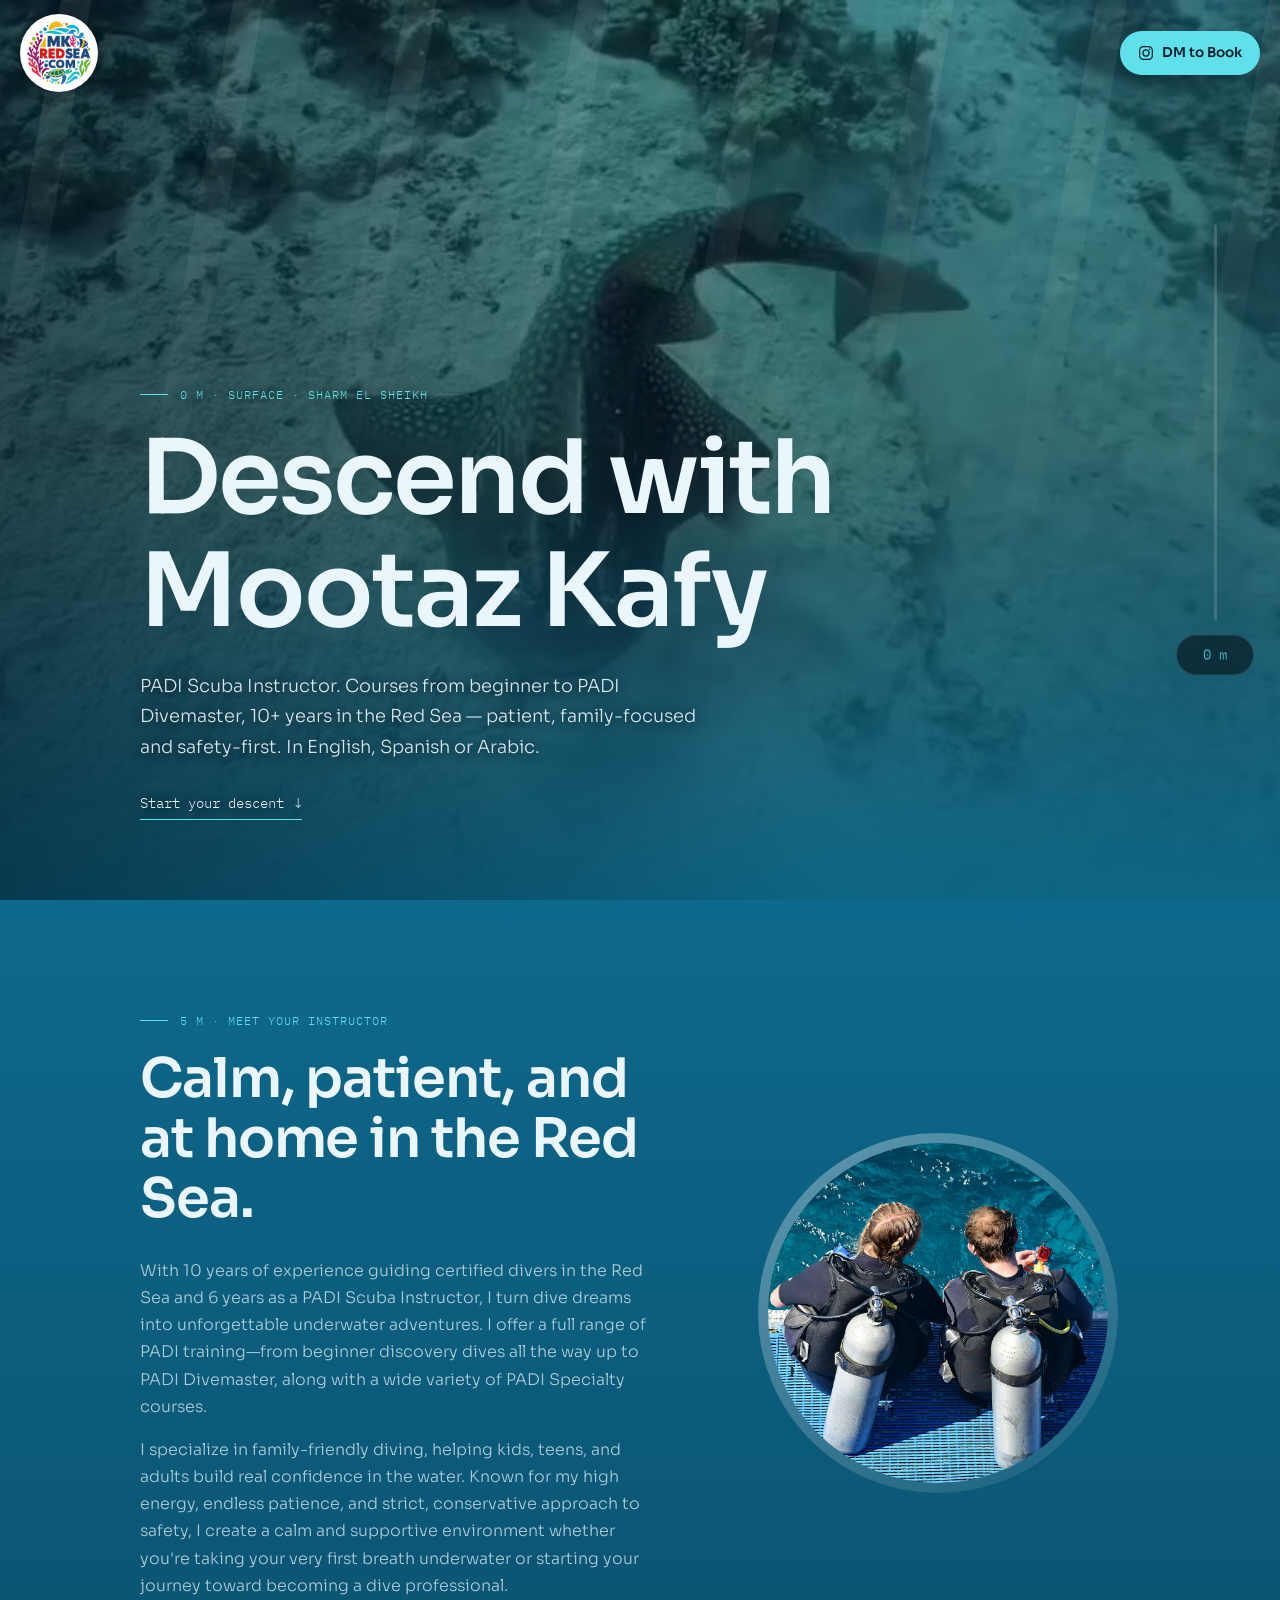
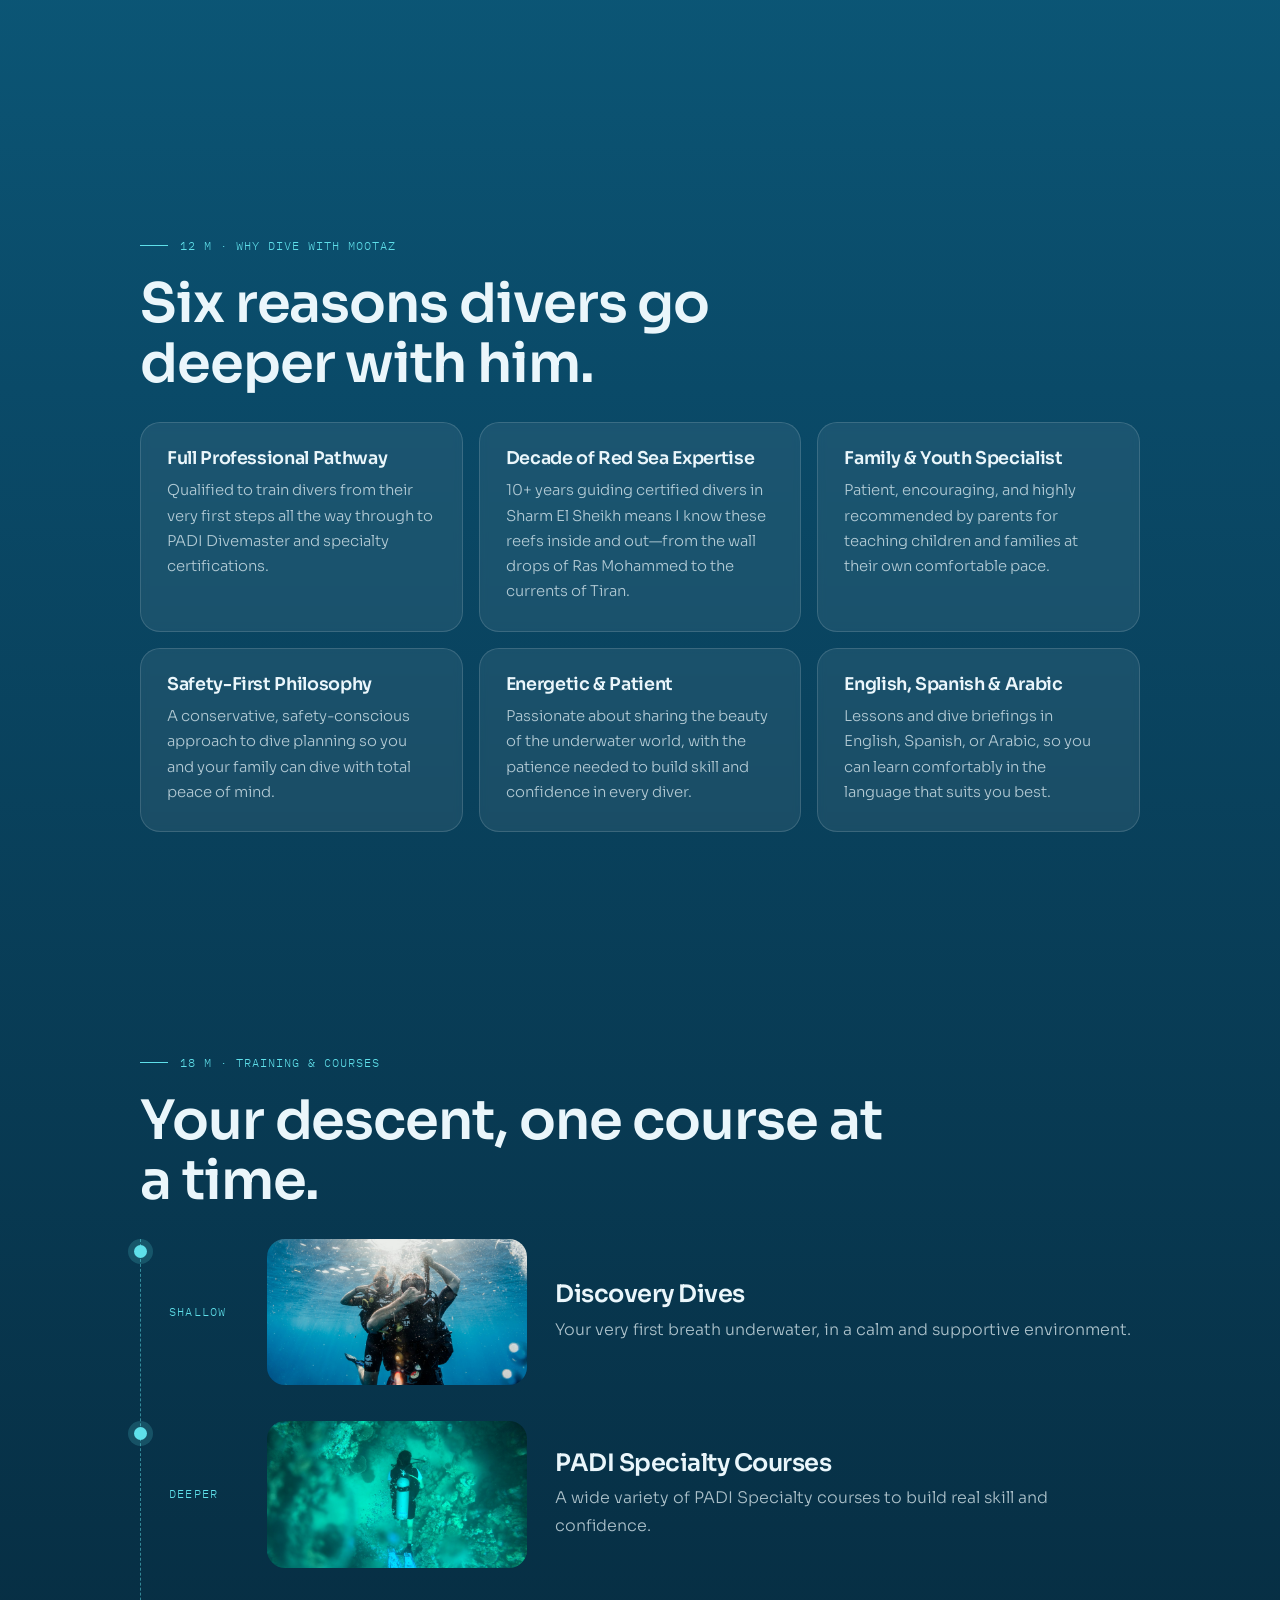
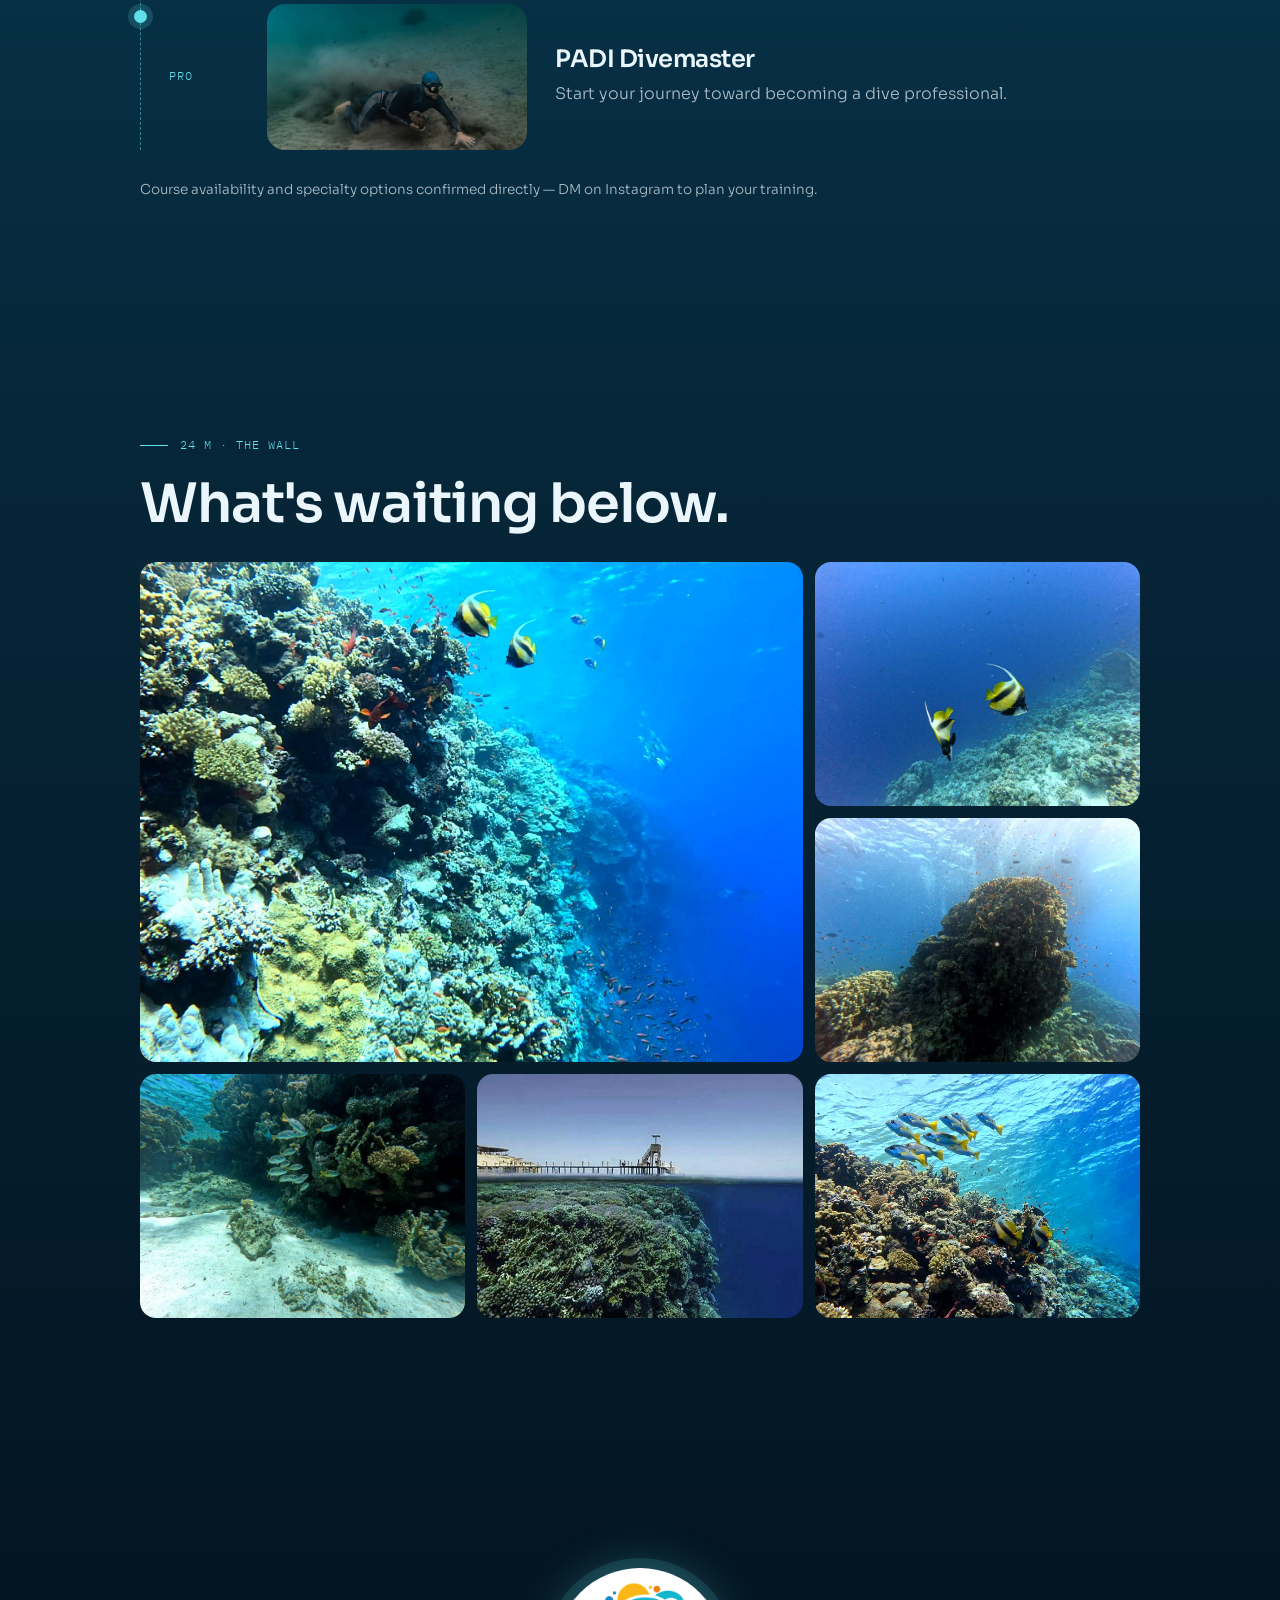
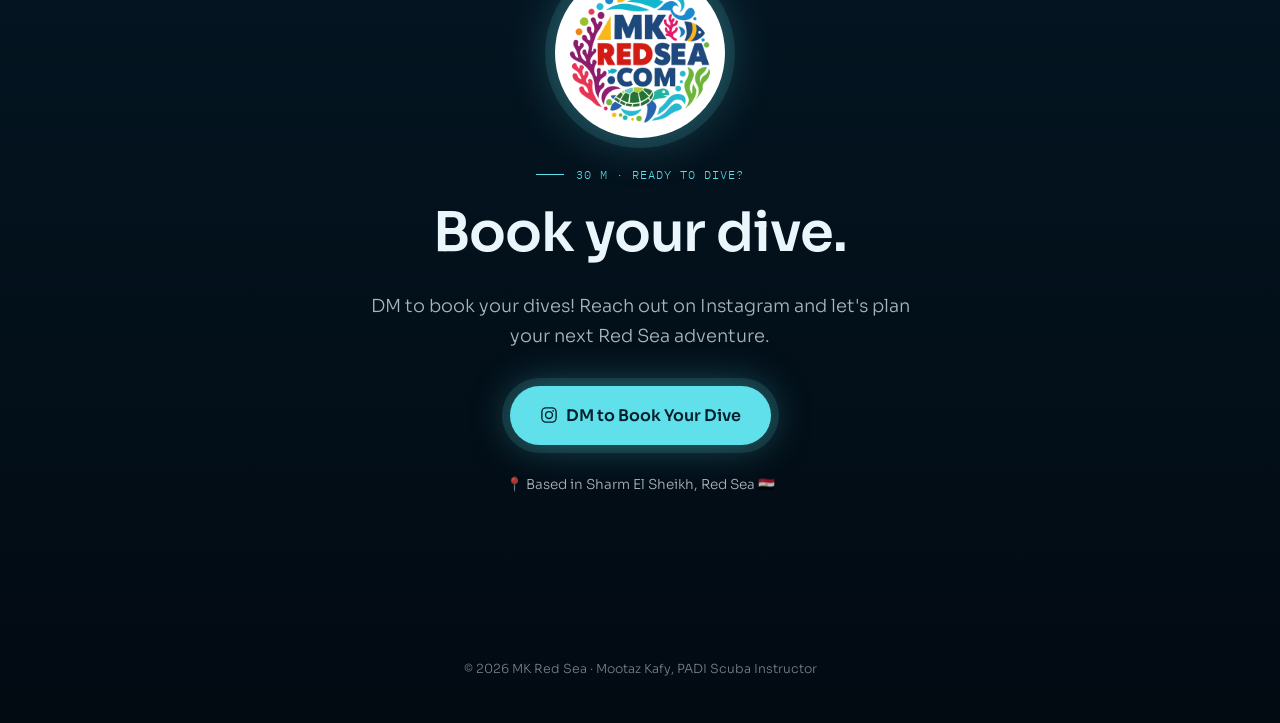
<file: alt6/index.html>
<!DOCTYPE html>
<html lang="en">
<head>
<meta charset="UTF-8">
<meta name="viewport" content="width=device-width, initial-scale=1, viewport-fit=cover">
<base href="/alt6/">
<title>mkredsea.com/alt6 — Mootaz Kafy, PADI Dive Instructor</title>
<meta name="description" content="Mootaz Kafy, PADI Scuba Instructor in Sharm El Sheikh. Courses from beginner discovery dives to PADI Divemaster. 10+ years of Red Sea experience, family-focused and safety-first. Speaks English, Spanish and Arabic.">

<link rel="icon" type="image/png" sizes="32x32" href="assets/favicon/favicon-32.png">
<link rel="icon" href="assets/favicon/favicon.ico">
<link rel="apple-touch-icon" href="assets/favicon/apple-touch-icon.png">

<link rel="preconnect" href="https://fonts.googleapis.com">
<link rel="preconnect" href="https://fonts.gstatic.com" crossorigin>
<link href="https://fonts.googleapis.com/css2?family=Sora:wght@300;400;600;700&family=IBM+Plex+Mono:wght@400;500&display=swap" rel="stylesheet">

<link rel="stylesheet" href="assets/css/styles.css">
</head>
<body>

<header class="topbar">
  <a href="#top" id="top" class="brand">
    <img src="assets/logo/mk-redsea-badge-cropped.png" alt="MK Red Sea logo" width="84" height="84">
  </a>
  <a href="#" class="pill" data-instagram-cta>
    <svg viewBox="0 0 24 24" width="16" height="16" fill="none" aria-hidden="true"><rect x="2.5" y="2.5" width="19" height="19" rx="5.5" stroke="currentColor" stroke-width="1.8"/><circle cx="12" cy="12" r="4.6" stroke="currentColor" stroke-width="1.8"/><circle cx="17.6" cy="6.4" r="1.2" fill="currentColor"/></svg>
    DM to Book
  </a>
</header>

<!-- Live depth gauge: main.js interpolates between the sections' data-depth values -->
<div class="gauge" aria-hidden="true">
  <div class="gauge-track"><div class="gauge-fill"></div></div>
  <div class="gauge-readout"><span id="depth">0</span> m</div>
</div>

<div class="bubbles" aria-hidden="true">
  <span></span><span></span><span></span><span></span><span></span><span></span><span></span><span></span>
</div>

<main>

  <section class="surface" data-depth="0">
    <video class="surface-video" autoplay muted loop playsinline poster="/assets/video/hero-poster.jpg" aria-hidden="true" data-hero-video>
      <source src="/assets/video/hero.mp4" type="video/mp4">
    </video>
    <div class="rays" aria-hidden="true"></div>
    <div class="inner">
      <p class="depth-tag">0 m · Surface · Sharm El Sheikh</p>
      <h1>Descend with<br>Mootaz Kafy</h1>
      <p class="lead">PADI Scuba Instructor. Courses from beginner to PADI Divemaster, 10+ years in the Red Sea — patient, family-focused and safety-first. In English, Spanish or Arabic.</p>
      <a href="#about" class="descend">Start your descent <span aria-hidden="true">↓</span></a>
    </div>
  </section>

  <section id="about" class="zone" data-depth="5">
    <div class="inner two-col">
      <div>
        <p class="depth-tag">5 m · Meet your instructor</p>
        <h2>Calm, patient, and at home in the Red Sea.</h2>
        <p>With 10 years of experience guiding certified divers in the Red Sea and 6 years as a PADI Scuba Instructor, I turn dive dreams into unforgettable underwater adventures. I offer a full range of PADI training—from beginner discovery dives all the way up to PADI Divemaster, along with a wide variety of PADI Specialty courses.</p>
        <p>I specialize in family-friendly diving, helping kids, teens, and adults build real confidence in the water. Known for my high energy, endless patience, and strict, conservative approach to safety, I create a calm and supportive environment whether you're taking your very first breath underwater or starting your journey toward becoming a dive professional.</p>
      </div>
      <figure class="porthole">
        <img src="assets/photos/about.jpg" alt="Two divers preparing to enter the Red Sea" loading="lazy">
      </figure>
    </div>
  </section>

  <section id="why" class="zone" data-depth="12">
    <div class="inner">
      <p class="depth-tag">12 m · Why dive with Mootaz</p>
      <h2>Six reasons divers go deeper with him.</h2>
      <div class="glass-grid">
        <article class="glass"><h3>Full Professional Pathway</h3><p>Qualified to train divers from their very first steps all the way through to PADI Divemaster and specialty certifications.</p></article>
        <article class="glass"><h3>Decade of Red Sea Expertise</h3><p>10+ years guiding certified divers in Sharm El Sheikh means I know these reefs inside and out—from the wall drops of Ras Mohammed to the currents of Tiran.</p></article>
        <article class="glass"><h3>Family &amp; Youth Specialist</h3><p>Patient, encouraging, and highly recommended by parents for teaching children and families at their own comfortable pace.</p></article>
        <article class="glass"><h3>Safety-First Philosophy</h3><p>A conservative, safety-conscious approach to dive planning so you and your family can dive with total peace of mind.</p></article>
        <article class="glass"><h3>Energetic &amp; Patient</h3><p>Passionate about sharing the beauty of the underwater world, with the patience needed to build skill and confidence in every diver.</p></article>
        <article class="glass"><h3>English, Spanish &amp; Arabic</h3><p>Lessons and dive briefings in English, Spanish, or Arabic, so you can learn comfortably in the language that suits you best.</p></article>
      </div>
    </div>
  </section>

  <section id="courses" class="zone" data-depth="18">
    <div class="inner">
      <p class="depth-tag">18 m · Training &amp; courses</p>
      <h2>Your descent, one course at a time.</h2>
      <ol class="descent">
        <li>
          <span class="marker">Shallow</span>
          <img src="assets/photos/course-discovery.jpg" alt="" loading="lazy">
          <div><h3>Discovery Dives</h3><p>Your very first breath underwater, in a calm and supportive environment.</p></div>
        </li>
        <li>
          <span class="marker">Deeper</span>
          <img src="assets/photos/course-specialty.jpg" alt="" loading="lazy">
          <div><h3>PADI Specialty Courses</h3><p>A wide variety of PADI Specialty courses to build real skill and confidence.</p></div>
        </li>
        <li>
          <span class="marker">Pro</span>
          <img src="assets/photos/course-divemaster.jpg" alt="" loading="lazy">
          <div><h3>PADI Divemaster</h3><p>Start your journey toward becoming a dive professional.</p></div>
        </li>
      </ol>
      <p class="fine">Course availability and specialty options confirmed directly — DM on Instagram to plan your training.</p>
    </div>
  </section>

  <section id="reef" class="zone" data-depth="24">
    <div class="inner">
      <p class="depth-tag">24 m · The wall</p>
      <h2>What's waiting below.</h2>
      <div class="reef-grid">
        <img class="tall" src="assets/photos/gallery/reef-wall.jpg" alt="Coral-covered reef wall dropping into deep blue water, with a pair of bannerfish" loading="lazy">
        <img src="assets/photos/gallery/bannerfish-pair-800.jpg" alt="Two Red Sea bannerfish swimming above the reef" loading="lazy">
        <img src="assets/photos/gallery/coral-pinnacle-800.jpg" alt="A coral pinnacle surrounded by clouds of orange anthias" loading="lazy">
        <img src="assets/photos/gallery/sandy-reef-800.jpg" alt="Snappers sheltering beside a coral outcrop on a sandy seabed" loading="lazy">
        <img src="assets/photos/gallery/split-jetty-800.jpg" alt="Split-level view of a reef wall beside a dive jetty" loading="lazy">
        <img class="wide" src="assets/photos/gallery/snapper-school-800.jpg" alt="A school of yellow-tailed snappers over a sunlit coral reef" loading="lazy">
      </div>
    </div>
  </section>

  <section id="contact" class="zone abyss" data-depth="30">
    <div class="inner center">
      <img class="abyss-logo" src="assets/logo/mk-redsea-badge-cropped.png" alt="MK Red Sea logo" loading="lazy">
      <p class="depth-tag">30 m · Ready to dive?</p>
      <h2>Book your dive.</h2>
      <p class="lead">DM to book your dives! Reach out on Instagram and let's plan your next Red Sea adventure.</p>
      <a href="#" class="cta" data-instagram-cta>
        <svg viewBox="0 0 24 24" width="18" height="18" fill="none" aria-hidden="true"><rect x="2.5" y="2.5" width="19" height="19" rx="5.5" stroke="currentColor" stroke-width="1.8"/><circle cx="12" cy="12" r="4.6" stroke="currentColor" stroke-width="1.8"/><circle cx="17.6" cy="6.4" r="1.2" fill="currentColor"/></svg>
        DM to Book Your Dive
      </a>
      <p class="fine">📍 Based in Sharm El Sheikh, Red Sea 🇪🇬</p>
    </div>
  </section>

</main>

<footer class="seabed">
  <p>&copy; <span id="year"></span> MK Red Sea · Mootaz Kafy, PADI Scuba Instructor</p>
</footer>

<script src="assets/js/main.js"></script>
</body>
</html>
</file>
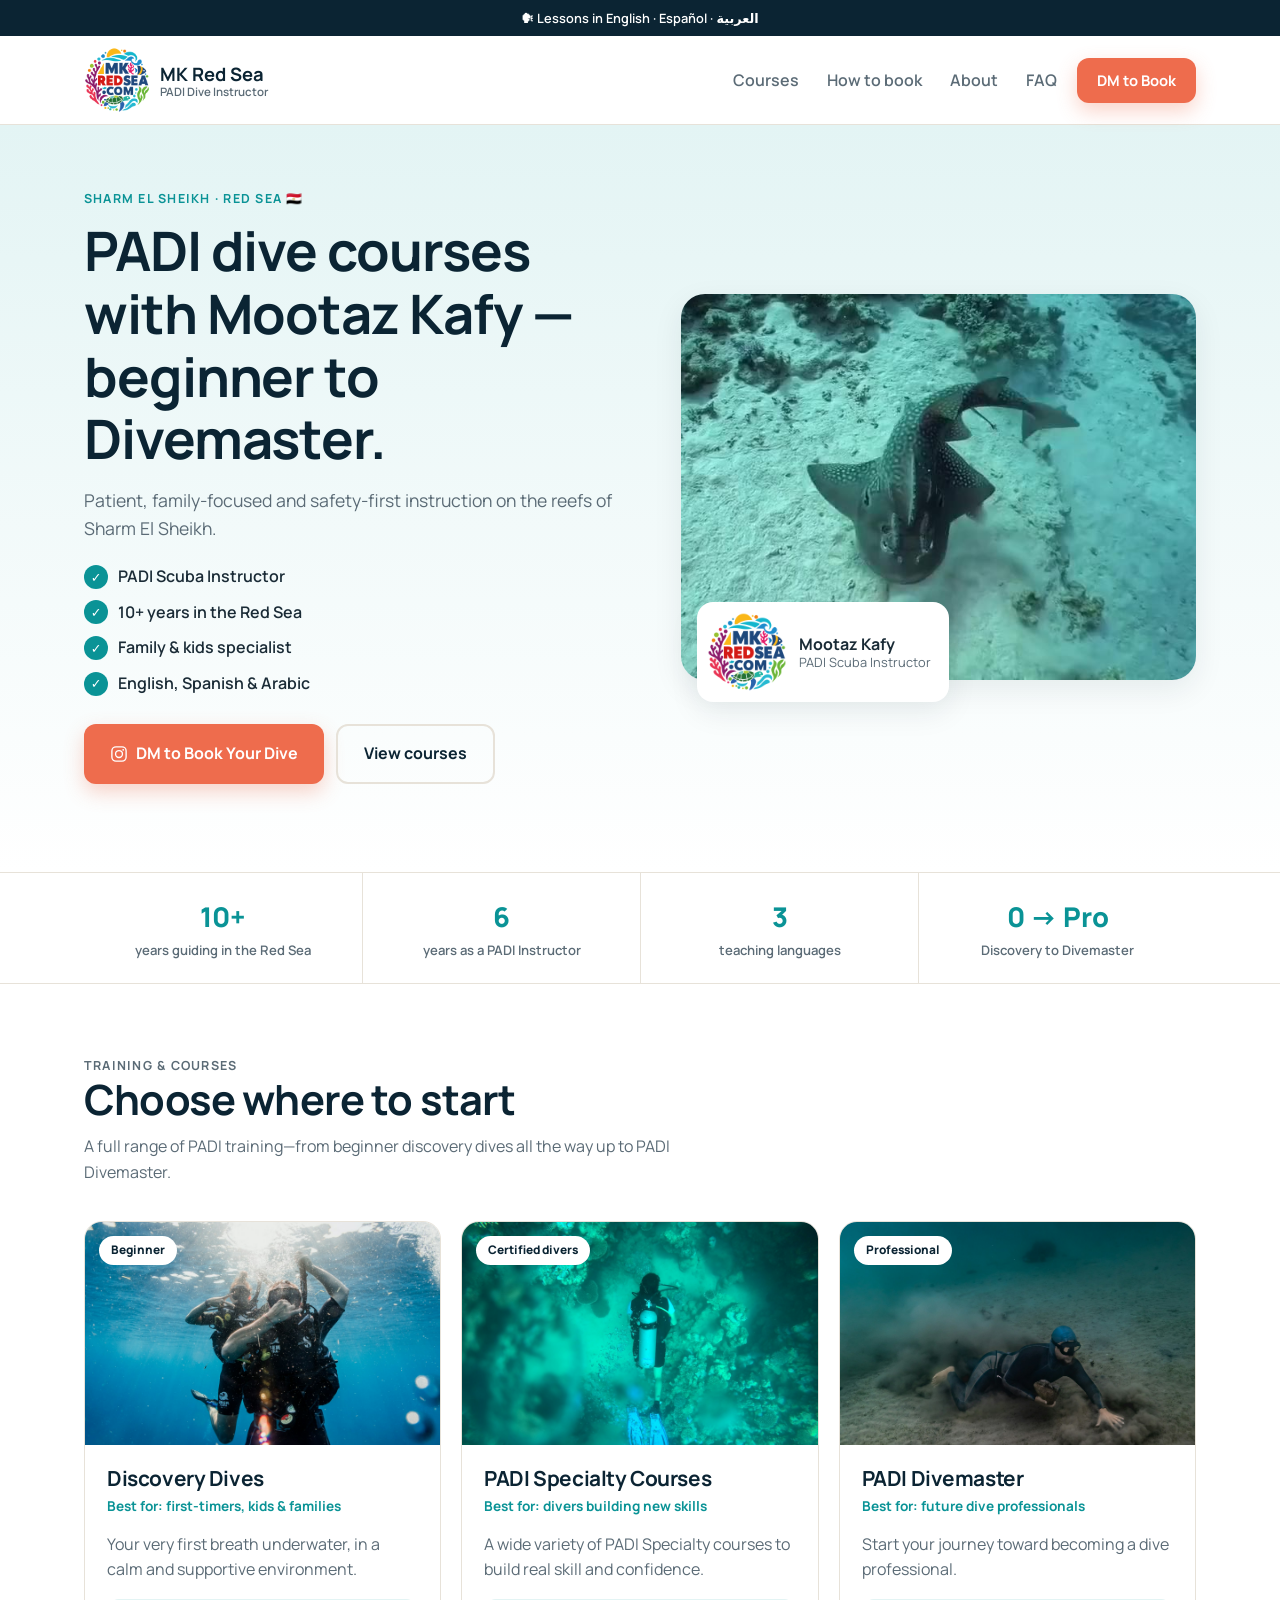
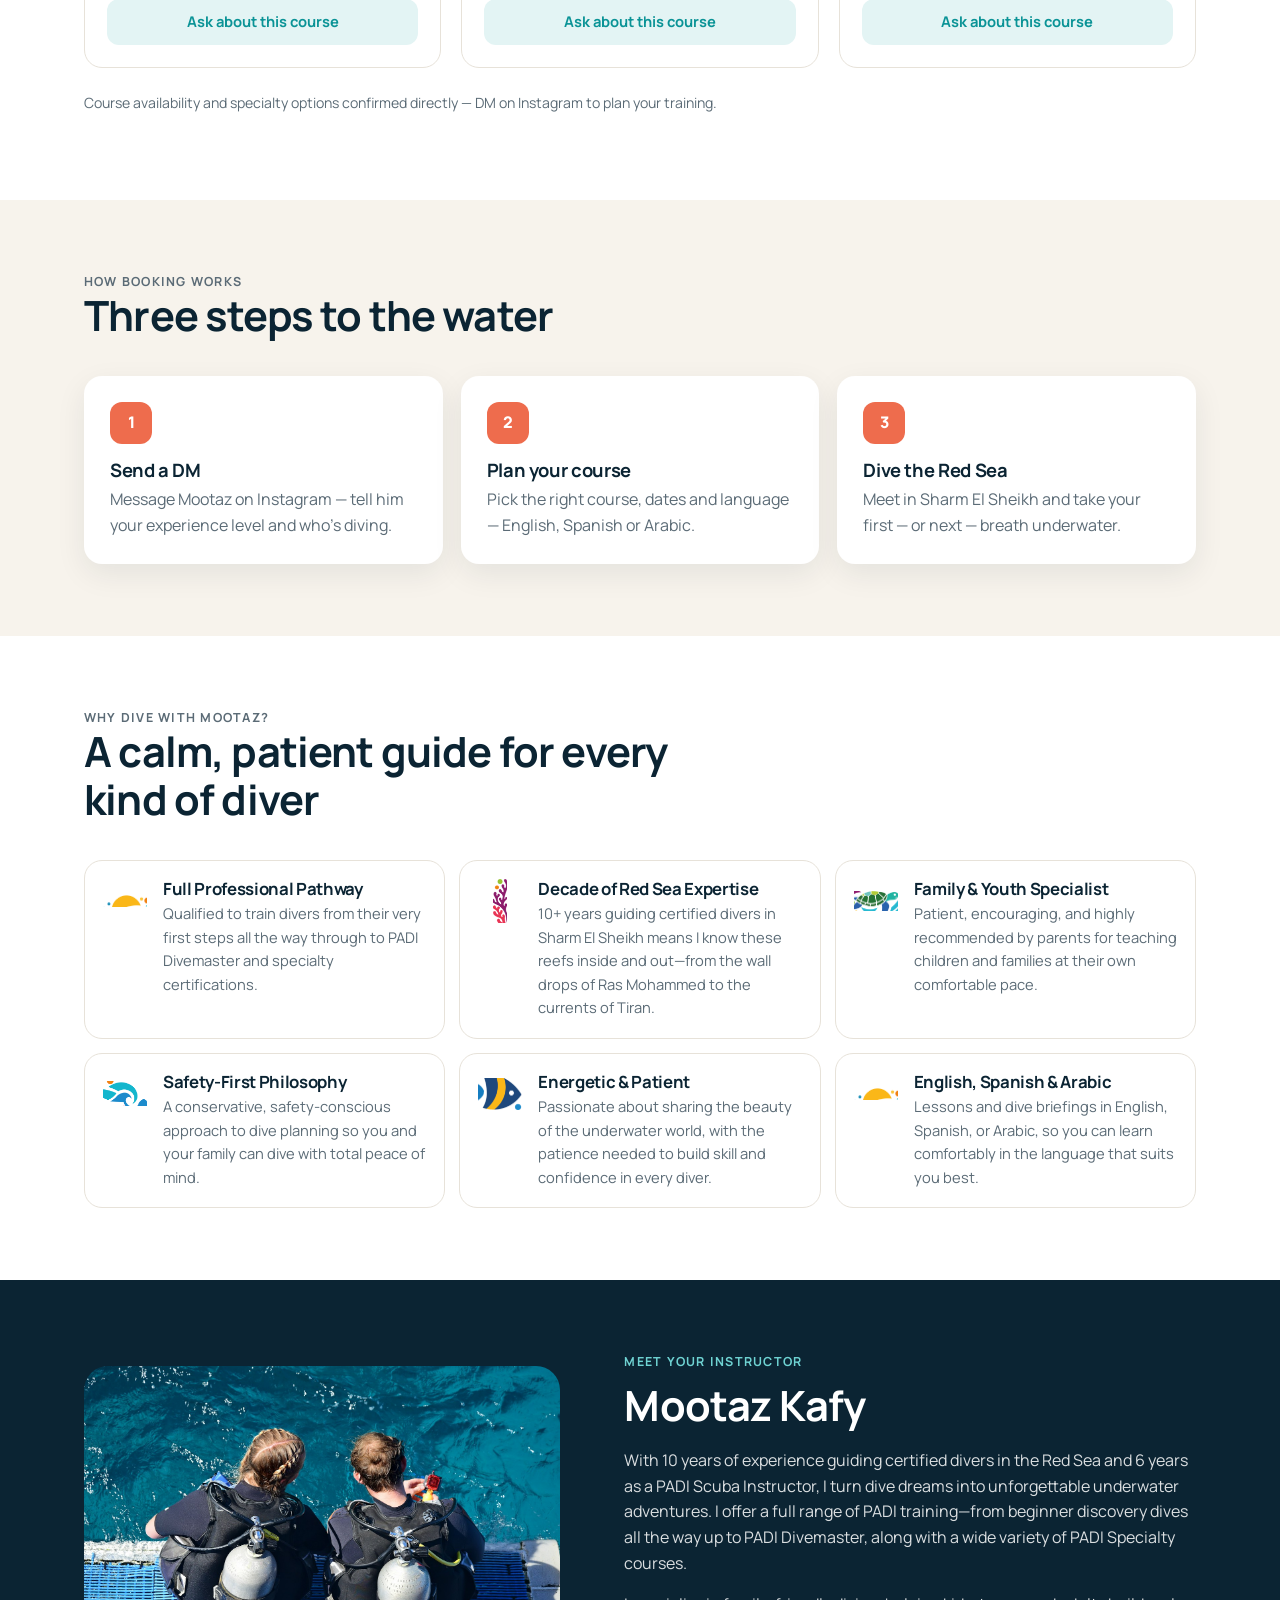
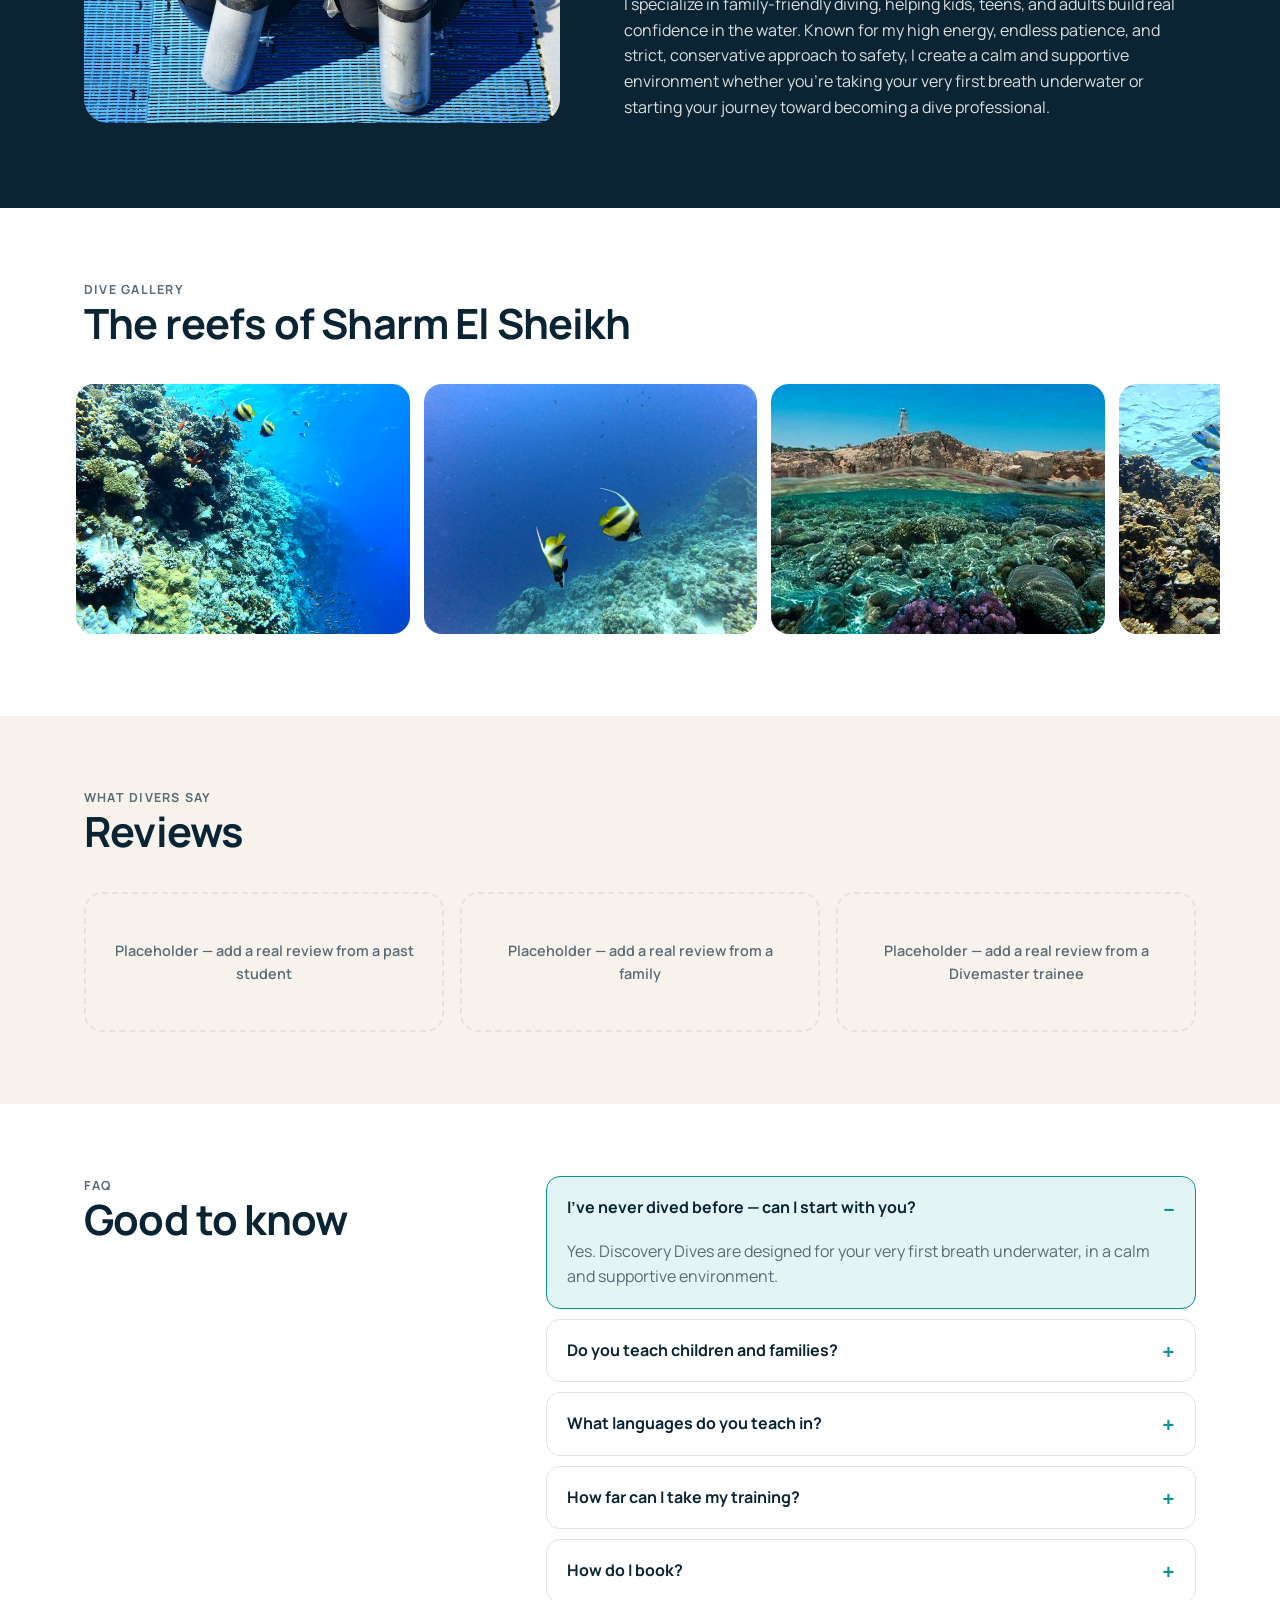
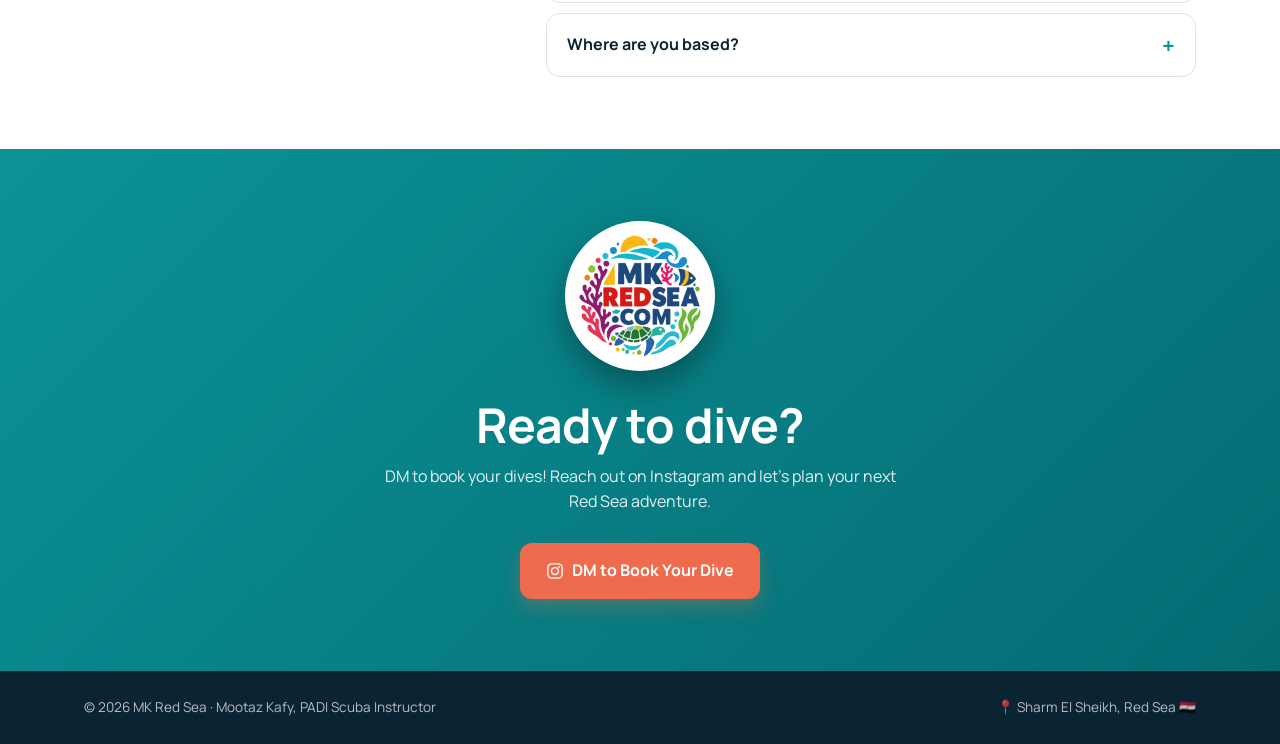
<file: alt7/index.html>
<!DOCTYPE html>
<html lang="en">
<head>
<meta charset="UTF-8">
<meta name="viewport" content="width=device-width, initial-scale=1, viewport-fit=cover">
<base href="/alt7/">
<title>mkredsea.com/alt7 — Mootaz Kafy, PADI Dive Instructor</title>
<meta name="description" content="Mootaz Kafy, PADI Scuba Instructor in Sharm El Sheikh. Courses from beginner discovery dives to PADI Divemaster. 10+ years of Red Sea experience, family-focused and safety-first. Speaks English, Spanish and Arabic.">

<link rel="icon" type="image/png" sizes="32x32" href="assets/favicon/favicon-32.png">
<link rel="icon" href="assets/favicon/favicon.ico">
<link rel="apple-touch-icon" href="assets/favicon/apple-touch-icon.png">

<link rel="preconnect" href="https://fonts.googleapis.com">
<link rel="preconnect" href="https://fonts.gstatic.com" crossorigin>
<link href="https://fonts.googleapis.com/css2?family=Manrope:wght@400;500;600;700;800&display=swap" rel="stylesheet">

<link rel="stylesheet" href="assets/css/styles.css">
</head>
<body>

<div class="announce">🗣 Lessons in English · Español · <span lang="ar">العربية</span></div>

<header class="header">
  <div class="container header-inner">
    <a href="#top" id="top" class="brand">
      <img src="assets/logo/mk-redsea-badge-cropped.png" alt="MK Red Sea logo" width="66" height="66">
      <span><strong>MK Red Sea</strong><small>PADI Dive Instructor</small></span>
    </a>
    <nav class="nav" id="nav" aria-label="Primary">
      <a href="#courses">Courses</a>
      <a href="#how">How to book</a>
      <a href="#about">About</a>
      <a href="#faq">FAQ</a>
    </nav>
    <a href="#" class="btn btn-accent header-cta" data-instagram-cta>DM to Book</a>
    <button type="button" class="menu-btn" id="menuBtn" aria-label="Toggle menu" aria-expanded="false" aria-controls="nav">
      <span></span><span></span>
    </button>
  </div>
</header>

<main>

  <section class="hero">
    <div class="container hero-grid">
      <div>
        <p class="eyebrow">Sharm El Sheikh · Red Sea 🇪🇬</p>
        <h1>PADI dive courses with Mootaz Kafy — beginner to Divemaster.</h1>
        <p class="hero-sub">Patient, family-focused and safety-first instruction on the reefs of Sharm El Sheikh.</p>
        <ul class="checks">
          <li>PADI Scuba Instructor</li>
          <li>10+ years in the Red Sea</li>
          <li>Family &amp; kids specialist</li>
          <li>English, Spanish &amp; Arabic</li>
        </ul>
        <div class="hero-actions">
          <a href="#" class="btn btn-accent btn-lg" data-instagram-cta>
            <svg viewBox="0 0 24 24" width="18" height="18" fill="none" aria-hidden="true"><rect x="2.5" y="2.5" width="19" height="19" rx="5.5" stroke="currentColor" stroke-width="1.8"/><circle cx="12" cy="12" r="4.6" stroke="currentColor" stroke-width="1.8"/><circle cx="17.6" cy="6.4" r="1.2" fill="currentColor"/></svg>
            DM to Book Your Dive
          </a>
          <a href="#courses" class="btn btn-outline btn-lg">View courses</a>
        </div>
      </div>
      <div class="hero-media">
        <video autoplay muted loop playsinline poster="/assets/video/hero-poster.jpg" aria-label="Underwater footage from the Red Sea: a leopard shark, a moray eel and a turtle" data-hero-video>
          <source src="/assets/video/hero.mp4" type="video/mp4">
        </video>
        <div class="hero-card">
          <img src="assets/logo/mk-redsea-badge-cropped.png" alt="" width="80" height="80">
          <div><strong>Mootaz Kafy</strong><span>PADI Scuba Instructor</span></div>
        </div>
      </div>
    </div>
  </section>

  <section class="trust" aria-label="At a glance">
    <div class="container trust-grid">
      <div><strong>10+</strong><span>years guiding in the Red Sea</span></div>
      <div><strong>6</strong><span>years as a PADI Instructor</span></div>
      <div><strong>3</strong><span>teaching languages</span></div>
      <div><strong>0 → Pro</strong><span>Discovery to Divemaster</span></div>
    </div>
  </section>

  <section id="courses" class="section">
    <div class="container">
      <div class="section-head">
        <p class="eyebrow">Training &amp; courses</p>
        <h2>Choose where to start</h2>
        <p>A full range of PADI training—from beginner discovery dives all the way up to PADI Divemaster.</p>
      </div>
      <div class="course-grid">
        <article class="course">
          <div class="course-img"><img src="assets/photos/course-discovery.jpg" alt="" loading="lazy"><span class="badge">Beginner</span></div>
          <div class="course-body">
            <h3>Discovery Dives</h3>
            <p class="best">Best for: first-timers, kids &amp; families</p>
            <p>Your very first breath underwater, in a calm and supportive environment.</p>
            <a href="#" class="btn btn-soft" data-instagram-cta>Ask about this course</a>
          </div>
        </article>
        <article class="course">
          <div class="course-img"><img src="assets/photos/course-specialty.jpg" alt="" loading="lazy"><span class="badge">Certified divers</span></div>
          <div class="course-body">
            <h3>PADI Specialty Courses</h3>
            <p class="best">Best for: divers building new skills</p>
            <p>A wide variety of PADI Specialty courses to build real skill and confidence.</p>
            <a href="#" class="btn btn-soft" data-instagram-cta>Ask about this course</a>
          </div>
        </article>
        <article class="course">
          <div class="course-img"><img src="assets/photos/course-divemaster.jpg" alt="" loading="lazy"><span class="badge">Professional</span></div>
          <div class="course-body">
            <h3>PADI Divemaster</h3>
            <p class="best">Best for: future dive professionals</p>
            <p>Start your journey toward becoming a dive professional.</p>
            <a href="#" class="btn btn-soft" data-instagram-cta>Ask about this course</a>
          </div>
        </article>
      </div>
      <p class="small-note">Course availability and specialty options confirmed directly — DM on Instagram to plan your training.</p>
    </div>
  </section>

  <section id="how" class="section section-sand">
    <div class="container">
      <div class="section-head">
        <p class="eyebrow">How booking works</p>
        <h2>Three steps to the water</h2>
      </div>
      <ol class="steps">
        <li><span>1</span><h3>Send a DM</h3><p>Message Mootaz on Instagram — tell him your experience level and who's diving.</p></li>
        <li><span>2</span><h3>Plan your course</h3><p>Pick the right course, dates and language — English, Spanish or Arabic.</p></li>
        <li><span>3</span><h3>Dive the Red Sea</h3><p>Meet in Sharm El Sheikh and take your first — or next — breath underwater.</p></li>
      </ol>
    </div>
  </section>

  <section id="why" class="section">
    <div class="container">
      <div class="section-head">
        <p class="eyebrow">Why dive with Mootaz?</p>
        <h2>A calm, patient guide for every kind of diver</h2>
      </div>
      <div class="why-grid">
        <div class="why"><img src="assets/icons/icon-sun.png" alt=""><div><h3>Full Professional Pathway</h3><p>Qualified to train divers from their very first steps all the way through to PADI Divemaster and specialty certifications.</p></div></div>
        <div class="why"><img src="assets/icons/icon-coral.png" alt=""><div><h3>Decade of Red Sea Expertise</h3><p>10+ years guiding certified divers in Sharm El Sheikh means I know these reefs inside and out—from the wall drops of Ras Mohammed to the currents of Tiran.</p></div></div>
        <div class="why"><img src="assets/icons/icon-turtle.png" alt=""><div><h3>Family &amp; Youth Specialist</h3><p>Patient, encouraging, and highly recommended by parents for teaching children and families at their own comfortable pace.</p></div></div>
        <div class="why"><img src="assets/icons/icon-wave-badge.png" alt=""><div><h3>Safety-First Philosophy</h3><p>A conservative, safety-conscious approach to dive planning so you and your family can dive with total peace of mind.</p></div></div>
        <div class="why"><img src="assets/icons/icon-fish.png" alt=""><div><h3>Energetic &amp; Patient</h3><p>Passionate about sharing the beauty of the underwater world, with the patience needed to build skill and confidence in every diver.</p></div></div>
        <div class="why"><img src="assets/icons/icon-sun.png" alt=""><div><h3>English, Spanish &amp; Arabic</h3><p>Lessons and dive briefings in English, Spanish, or Arabic, so you can learn comfortably in the language that suits you best.</p></div></div>
      </div>
    </div>
  </section>

  <section id="about" class="section section-navy">
    <div class="container about-grid">
      <img src="assets/photos/about.jpg" alt="Two divers preparing to enter the Red Sea" loading="lazy">
      <div>
        <p class="eyebrow">Meet your instructor</p>
        <h2>Mootaz Kafy</h2>
        <p>With 10 years of experience guiding certified divers in the Red Sea and 6 years as a PADI Scuba Instructor, I turn dive dreams into unforgettable underwater adventures. I offer a full range of PADI training—from beginner discovery dives all the way up to PADI Divemaster, along with a wide variety of PADI Specialty courses.</p>
        <p>I specialize in family-friendly diving, helping kids, teens, and adults build real confidence in the water. Known for my high energy, endless patience, and strict, conservative approach to safety, I create a calm and supportive environment whether you're taking your very first breath underwater or starting your journey toward becoming a dive professional.</p>
      </div>
    </div>
  </section>

  <section id="gallery" class="section">
    <div class="container">
      <div class="section-head">
        <p class="eyebrow">Dive gallery</p>
        <h2>The reefs of Sharm El Sheikh</h2>
      </div>
    </div>
    <div class="strip">
      <img src="assets/photos/gallery/reef-wall-800.jpg" alt="Coral-covered reef wall dropping into deep blue water, with a pair of bannerfish" loading="lazy">
      <img src="assets/photos/gallery/bannerfish-pair-800.jpg" alt="Two Red Sea bannerfish swimming above the reef" loading="lazy">
      <img src="assets/photos/gallery/split-lighthouse-800.jpg" alt="Split-level view of a shallow coral reef below a lighthouse on the Sharm El Sheikh coast" loading="lazy">
      <img src="assets/photos/gallery/snapper-school-800.jpg" alt="A school of yellow-tailed snappers over a sunlit coral reef" loading="lazy">
      <img src="assets/photos/gallery/coral-pinnacle-800.jpg" alt="A coral pinnacle surrounded by clouds of orange anthias" loading="lazy">
      <img src="assets/photos/gallery/split-jetty-800.jpg" alt="Split-level view of a reef wall beside a dive jetty" loading="lazy">
      <img src="assets/photos/gallery/sandy-reef-800.jpg" alt="Snappers sheltering beside a coral outcrop on a sandy seabed" loading="lazy">
    </div>
  </section>

  <section id="reviews" class="section section-sand">
    <div class="container">
      <div class="section-head">
        <p class="eyebrow">What divers say</p>
        <h2>Reviews</h2>
      </div>
      <!-- PLACEHOLDER: swap these for real reviews from past students before going live -->
      <div class="review-grid">
        <div class="review review--placeholder">Placeholder — add a real review from a past student</div>
        <div class="review review--placeholder">Placeholder — add a real review from a family</div>
        <div class="review review--placeholder">Placeholder — add a real review from a Divemaster trainee</div>
      </div>
    </div>
  </section>

  <section id="faq" class="section">
    <div class="container faq-wrap">
      <div class="section-head">
        <p class="eyebrow">FAQ</p>
        <h2>Good to know</h2>
      </div>
      <div class="faq">
        <details open>
          <summary>I've never dived before — can I start with you?</summary>
          <p>Yes. Discovery Dives are designed for your very first breath underwater, in a calm and supportive environment.</p>
        </details>
        <details>
          <summary>Do you teach children and families?</summary>
          <p>Yes — family-friendly diving is my specialty. I help kids, teens, and adults build real confidence in the water, at their own comfortable pace.</p>
        </details>
        <details>
          <summary>What languages do you teach in?</summary>
          <p>English, Spanish, and Arabic.</p>
        </details>
        <details>
          <summary>How far can I take my training?</summary>
          <p>All the way — from beginner discovery dives up to PADI Divemaster, plus a wide variety of PADI Specialty courses.</p>
        </details>
        <details>
          <summary>How do I book?</summary>
          <p>Send a DM on Instagram. Course availability and specialty options are confirmed directly.</p>
        </details>
        <details>
          <summary>Where are you based?</summary>
          <p>Sharm El Sheikh, on the Red Sea. With 10+ years guiding here, I know these reefs inside and out—from the wall drops of Ras Mohammed to the currents of Tiran.</p>
        </details>
      </div>
    </div>
  </section>

  <section class="final-cta">
    <div class="container">
      <img class="final-logo" src="assets/logo/mk-redsea-badge-cropped.png" alt="MK Red Sea logo" loading="lazy">
      <h2>Ready to dive?</h2>
      <p>DM to book your dives! Reach out on Instagram and let's plan your next Red Sea adventure.</p>
      <a href="#" class="btn btn-accent btn-lg" data-instagram-cta>
        <svg viewBox="0 0 24 24" width="18" height="18" fill="none" aria-hidden="true"><rect x="2.5" y="2.5" width="19" height="19" rx="5.5" stroke="currentColor" stroke-width="1.8"/><circle cx="12" cy="12" r="4.6" stroke="currentColor" stroke-width="1.8"/><circle cx="17.6" cy="6.4" r="1.2" fill="currentColor"/></svg>
        DM to Book Your Dive
      </a>
    </div>
  </section>

</main>

<footer class="footer">
  <div class="container footer-inner">
    <span>&copy; <span id="year"></span> MK Red Sea · Mootaz Kafy, PADI Scuba Instructor</span>
    <span>📍 Sharm El Sheikh, Red Sea 🇪🇬</span>
  </div>
</footer>

<a href="#" class="mobile-bar" data-instagram-cta>DM to Book Your Dive</a>

<script src="assets/js/main.js"></script>
</body>
</html>
</file>
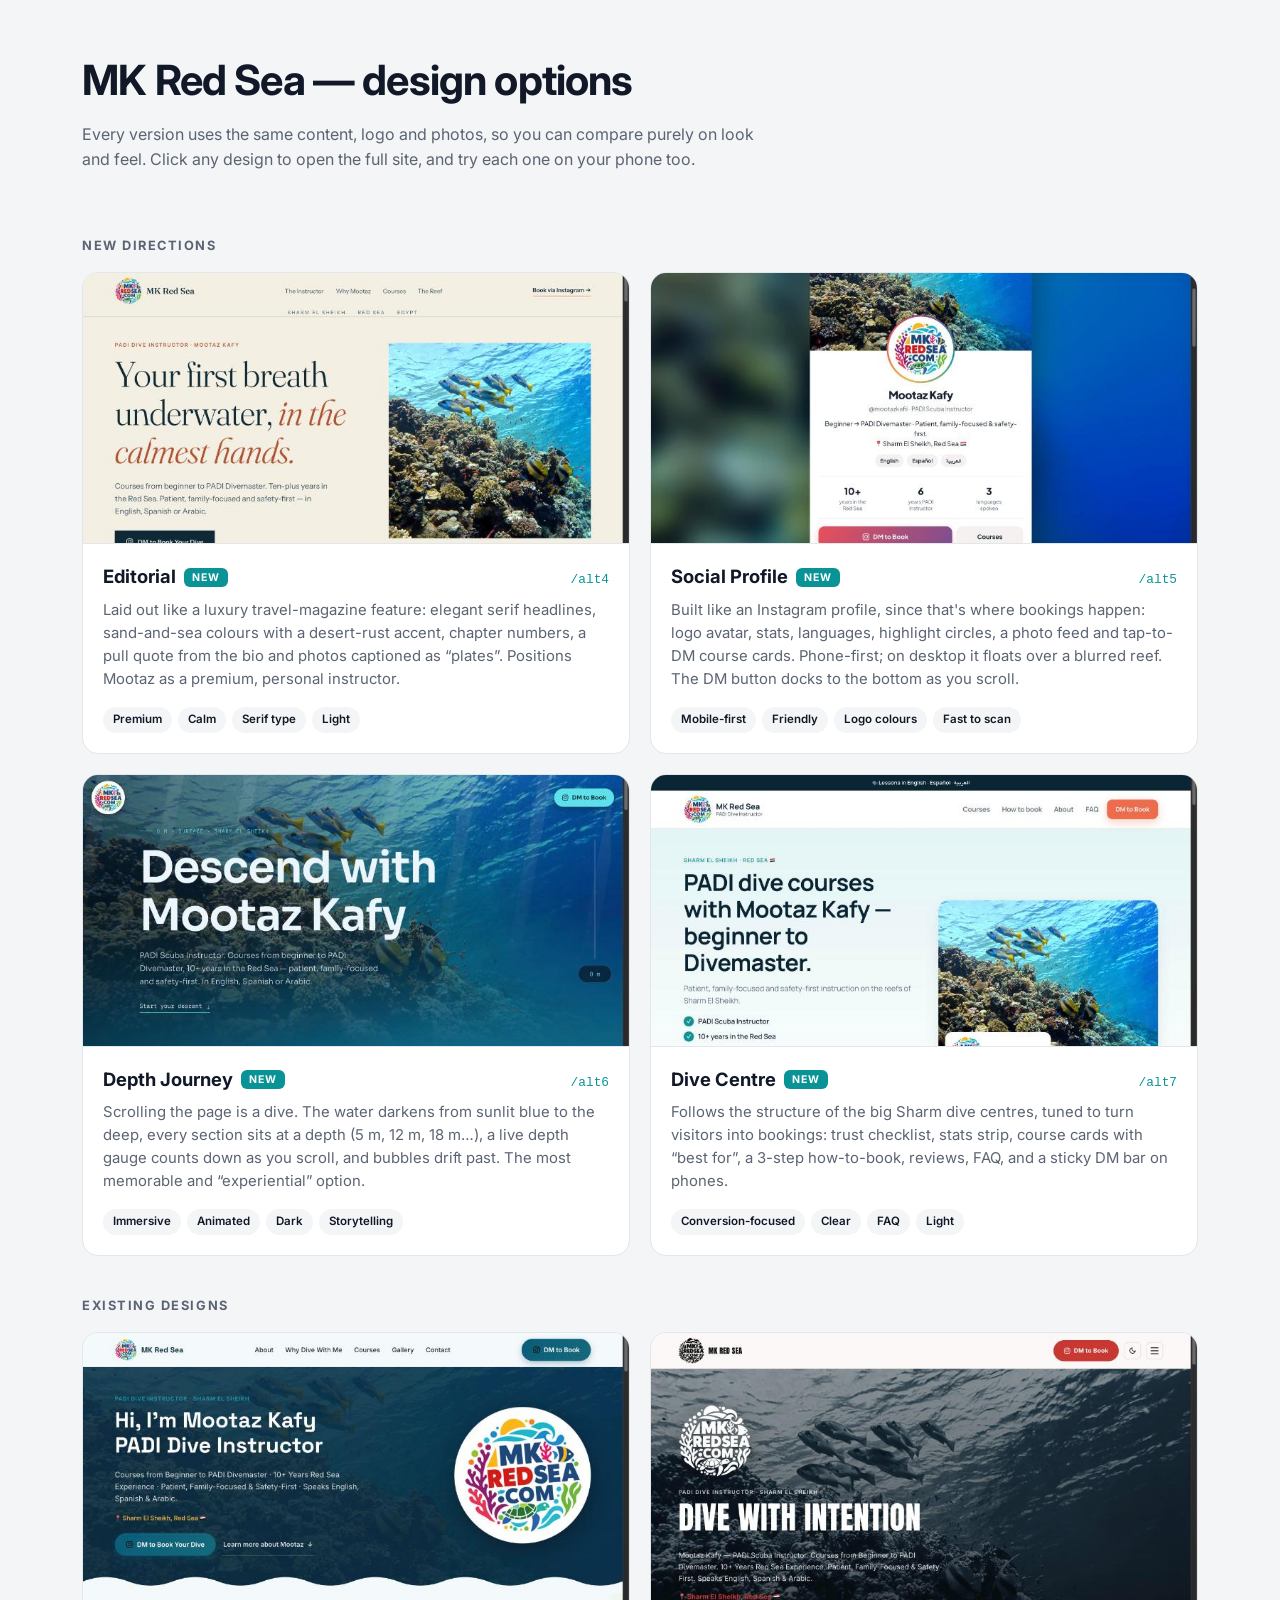
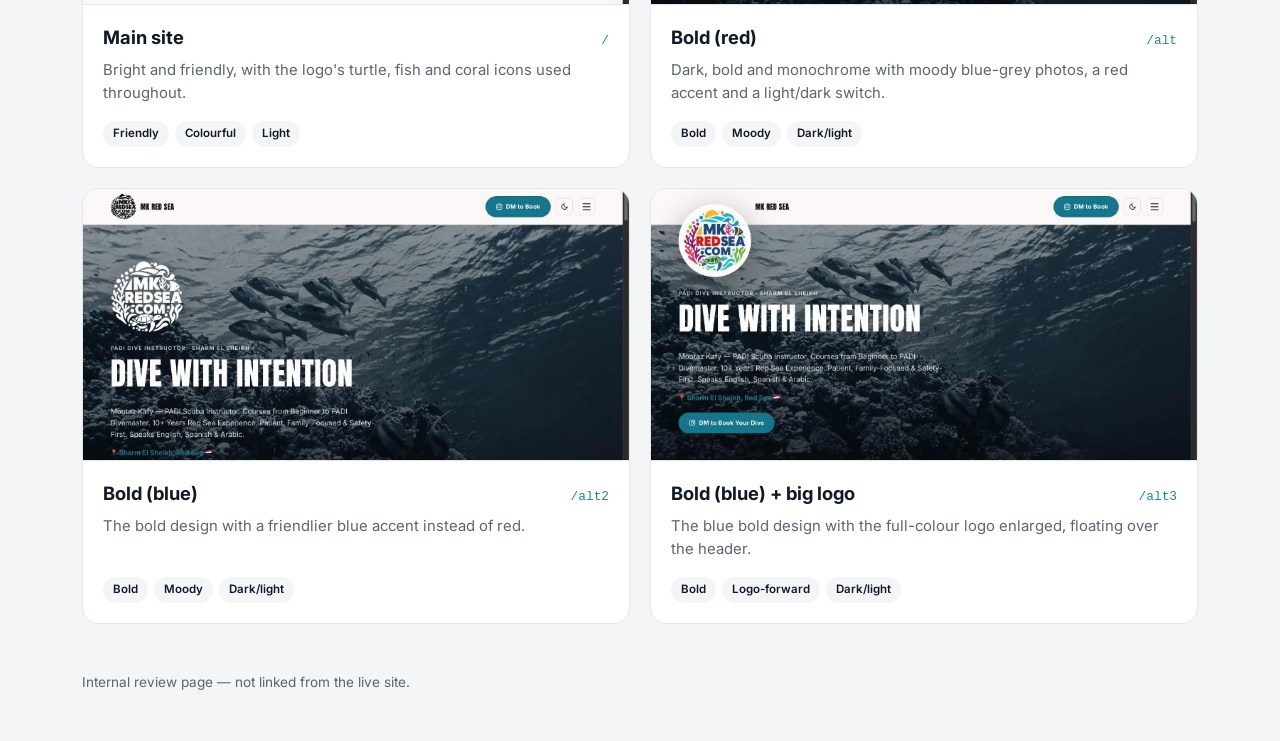
<file: designs/index.html>
<!DOCTYPE html>
<html lang="en">
<head>
<meta charset="UTF-8">
<meta name="viewport" content="width=device-width, initial-scale=1">
<base href="/designs/">
<title>Design Options — MK Red Sea</title>
<meta name="robots" content="noindex">
<link rel="icon" type="image/png" sizes="32x32" href="favicon-32.png">
<link rel="preconnect" href="https://fonts.googleapis.com">
<link rel="preconnect" href="https://fonts.gstatic.com" crossorigin>
<link href="https://fonts.googleapis.com/css2?family=Inter:wght@400;500;600;700&display=swap" rel="stylesheet">
<style>
  /* Internal review page: every design option side by side for the client. */
  :root {
    --bg: #f4f5f7;
    --card: #fff;
    --ink: #111827;
    --muted: #5b6472;
    --line: #e3e6ea;
    --accent: #0a9396;
  }
  * { box-sizing: border-box; }
  body { margin: 0; background: var(--bg); color: var(--ink); font-family: "Inter", system-ui, sans-serif; line-height: 1.55; }
  .wrap { max-width: 1180px; margin: 0 auto; padding: 0 16px; }
  header { padding: 48px 0 24px; }
  h1 { font-size: clamp(1.8rem, 4vw, 2.6rem); margin: 0 0 10px; letter-spacing: -0.02em; }
  header p { color: var(--muted); max-width: 700px; margin: 0; }
  h2 { font-size: 0.8rem; text-transform: uppercase; letter-spacing: 0.12em; color: var(--muted); margin: 40px 0 16px; }
  .grid { display: grid; gap: 20px; }
  .card {
    display: flex;
    flex-direction: column;
    background: var(--card);
    border: 1px solid var(--line);
    border-radius: 16px;
    overflow: hidden;
    text-decoration: none;
    color: inherit;
    transition: transform 0.2s ease, box-shadow 0.2s ease;
  }
  .card:hover { transform: translateY(-3px); box-shadow: 0 14px 34px rgba(17, 24, 39, 0.1); }
  .card img { display: block; width: 100%; height: auto; aspect-ratio: 768 / 382; object-fit: cover; object-position: top; border-bottom: 1px solid var(--line); }
  .card-body { padding: 18px 20px 20px; display: flex; flex-direction: column; gap: 8px; flex: 1; }
  .card-top { display: flex; justify-content: space-between; align-items: baseline; gap: 12px; }
  .card h3 { margin: 0; font-size: 1.15rem; }
  .path { font-family: ui-monospace, monospace; font-size: 0.8rem; color: var(--accent); white-space: nowrap; }
  .card p { margin: 0; color: var(--muted); font-size: 0.93rem; }
  .tags { display: flex; flex-wrap: wrap; gap: 6px; margin-top: auto; padding-top: 8px; }
  .tags span { font-size: 0.72rem; font-weight: 600; background: var(--bg); padding: 4px 10px; border-radius: 999px; }
  .new { font-size: 0.66rem; font-weight: 700; text-transform: uppercase; letter-spacing: 0.08em; color: #fff; background: var(--accent); padding: 3px 8px; border-radius: 6px; margin-left: 8px; vertical-align: middle; }
  footer { padding: 48px 0; color: var(--muted); font-size: 0.85rem; }
  @media (min-width: 720px) { .wrap { padding: 0 32px; } .grid { grid-template-columns: repeat(2, 1fr); } }
  @media (prefers-reduced-motion: reduce) { .card { transition: none; } .card:hover { transform: none; } }
</style>
</head>
<body>
<div class="wrap">
  <header>
    <h1>MK Red Sea — design options</h1>
    <p>Every version uses the same content, logo and photos, so you can compare purely on look and feel. Click any design to open the full site, and try each one on your phone too.</p>
  </header>

  <h2>New directions</h2>
  <div class="grid">
    <a class="card" href="/alt4/">
      <img src="thumbs/alt4.jpg" alt="Editorial design preview" loading="lazy">
      <div class="card-body">
        <div class="card-top"><h3>Editorial<span class="new">New</span></h3><span class="path">/alt4</span></div>
        <p>Laid out like a luxury travel-magazine feature: elegant serif headlines, sand-and-sea colours with a desert-rust accent, chapter numbers, a pull quote from the bio and photos captioned as “plates”. Positions Mootaz as a premium, personal instructor.</p>
        <div class="tags"><span>Premium</span><span>Calm</span><span>Serif type</span><span>Light</span></div>
      </div>
    </a>
    <a class="card" href="/alt5/">
      <img src="thumbs/alt5.jpg" alt="Social profile design preview" loading="lazy">
      <div class="card-body">
        <div class="card-top"><h3>Social Profile<span class="new">New</span></h3><span class="path">/alt5</span></div>
        <p>Built like an Instagram profile, since that's where bookings happen: logo avatar, stats, languages, highlight circles, a photo feed and tap-to-DM course cards. Phone-first; on desktop it floats over a blurred reef. The DM button docks to the bottom as you scroll.</p>
        <div class="tags"><span>Mobile-first</span><span>Friendly</span><span>Logo colours</span><span>Fast to scan</span></div>
      </div>
    </a>
    <a class="card" href="/alt6/">
      <img src="thumbs/alt6.jpg" alt="Depth journey design preview" loading="lazy">
      <div class="card-body">
        <div class="card-top"><h3>Depth Journey<span class="new">New</span></h3><span class="path">/alt6</span></div>
        <p>Scrolling the page is a dive. The water darkens from sunlit blue to the deep, every section sits at a depth (5 m, 12 m, 18 m…), a live depth gauge counts down as you scroll, and bubbles drift past. The most memorable and “experiential” option.</p>
        <div class="tags"><span>Immersive</span><span>Animated</span><span>Dark</span><span>Storytelling</span></div>
      </div>
    </a>
    <a class="card" href="/alt7/">
      <img src="thumbs/alt7.jpg" alt="Dive centre design preview" loading="lazy">
      <div class="card-body">
        <div class="card-top"><h3>Dive Centre<span class="new">New</span></h3><span class="path">/alt7</span></div>
        <p>Follows the structure of the big Sharm dive centres, tuned to turn visitors into bookings: trust checklist, stats strip, course cards with “best for”, a 3-step how-to-book, reviews, FAQ, and a sticky DM bar on phones.</p>
        <div class="tags"><span>Conversion-focused</span><span>Clear</span><span>FAQ</span><span>Light</span></div>
      </div>
    </a>
  </div>

  <h2>Existing designs</h2>
  <div class="grid">
    <a class="card" href="/">
      <img src="thumbs/main.jpg" alt="Main site preview" loading="lazy">
      <div class="card-body">
        <div class="card-top"><h3>Main site</h3><span class="path">/</span></div>
        <p>Bright and friendly, with the logo's turtle, fish and coral icons used throughout.</p>
        <div class="tags"><span>Friendly</span><span>Colourful</span><span>Light</span></div>
      </div>
    </a>
    <a class="card" href="/alt/">
      <img src="thumbs/alt.jpg" alt="Alt design preview" loading="lazy">
      <div class="card-body">
        <div class="card-top"><h3>Bold (red)</h3><span class="path">/alt</span></div>
        <p>Dark, bold and monochrome with moody blue-grey photos, a red accent and a light/dark switch.</p>
        <div class="tags"><span>Bold</span><span>Moody</span><span>Dark/light</span></div>
      </div>
    </a>
    <a class="card" href="/alt2/">
      <img src="thumbs/alt2.jpg" alt="Alt 2 design preview" loading="lazy">
      <div class="card-body">
        <div class="card-top"><h3>Bold (blue)</h3><span class="path">/alt2</span></div>
        <p>The bold design with a friendlier blue accent instead of red.</p>
        <div class="tags"><span>Bold</span><span>Moody</span><span>Dark/light</span></div>
      </div>
    </a>
    <a class="card" href="/alt3/">
      <img src="thumbs/alt3.jpg" alt="Alt 3 design preview" loading="lazy">
      <div class="card-body">
        <div class="card-top"><h3>Bold (blue) + big logo</h3><span class="path">/alt3</span></div>
        <p>The blue bold design with the full-colour logo enlarged, floating over the header.</p>
        <div class="tags"><span>Bold</span><span>Logo-forward</span><span>Dark/light</span></div>
      </div>
    </a>
  </div>

  <footer>Internal review page — not linked from the live site.</footer>
</div>
</body>
</html>
</file>
<file: alt/assets/css/styles.css>
:root {
  --ink: #0b0b0a;
  --paper: #faf9f6;
  --paper-alt: #efede7;
  --slate: #6b6a63;
  --red: #c93832;
  --white: #ffffff;
  --hairline: rgba(11, 11, 10, 0.14);
  --header-h: 84px;
}

:root[data-theme="dark"] {
  --ink: #f5f4f0;
  --paper: #0b0b0a;
  --paper-alt: #17171a;
  --slate: #a6a59d;
  --red: #e0473f;
  --hairline: rgba(245, 244, 240, 0.16);
}

* { box-sizing: border-box; }

html {
  scroll-behavior: smooth;
  scroll-padding-top: var(--header-h);
}

body {
  margin: 0;
  background: var(--paper);
  color: var(--ink);
  font-family: 'Inter', sans-serif;
  line-height: 1.6;
  -webkit-font-smoothing: antialiased;
  transition: background 0.2s ease, color 0.2s ease;
}

h1, h2, h3 {
  font-family: 'Anton', sans-serif;
  font-weight: 400;
  text-transform: uppercase;
  letter-spacing: 0.01em;
  color: var(--ink);
  line-height: 1.05;
  margin: 0 0 0.5em;
}

p { margin: 0 0 1em; color: var(--ink); }
a { color: inherit; }
img { max-width: 100%; display: block; }

.container {
  width: 100%;
  max-width: 1200px;
  margin: 0 auto;
  padding: 0 20px;
}

.bg-texture {
  position: relative;
}
.bg-texture::before {
  content: "";
  position: absolute;
  inset: 0;
  background-image: url('../bg-pattern.svg');
  background-repeat: repeat;
  background-size: 220px 220px;
  color: var(--ink);
  opacity: 0.035;
  pointer-events: none;
  z-index: 0;
}

.eyebrow {
  text-transform: uppercase;
  letter-spacing: 0.12em;
  font-size: 0.78rem;
  font-weight: 700;
  color: var(--slate);
  margin: 0 0 10px;
}

.section-head {
  max-width: 680px;
  margin: 0 0 40px;
  padding-left: 20px;
  border-left: 4px solid var(--red);
}
.section-head h2 { font-size: clamp(1.8rem, 4vw, 2.6rem); }

section { padding: 88px 0; position: relative; }
.section-alt { background: var(--paper-alt); }

/* ---------- Buttons ---------- */
.btn-pill {
  display: inline-flex;
  align-items: center;
  gap: 8px;
  padding: 13px 24px;
  border-radius: 999px;
  background: var(--red);
  color: #fff;
  font-weight: 700;
  font-size: 0.88rem;
  letter-spacing: 0.02em;
  text-decoration: none;
  border: none;
  cursor: pointer;
  transition: transform 0.15s ease, opacity 0.15s ease;
}
.btn-pill:hover { transform: translateY(-1px); opacity: 0.92; }
.btn-pill img { width: 16px; height: 16px; filter: brightness(0) invert(1); }

.btn-outline {
  display: inline-flex;
  align-items: center;
  gap: 8px;
  padding: 12px 22px;
  border-radius: 999px;
  border: 1.5px solid var(--hairline);
  color: var(--ink);
  font-weight: 600;
  font-size: 0.88rem;
  text-decoration: none;
  background: transparent;
}

/* ---------- Header ---------- */
.site-header {
  position: sticky;
  top: 0;
  z-index: 60;
  height: var(--header-h);
  display: flex;
  align-items: center;
  background: color-mix(in srgb, var(--paper) 88%, transparent);
  backdrop-filter: blur(10px);
  -webkit-backdrop-filter: blur(10px);
  border-bottom: 1px solid var(--hairline);
}
.site-header .container {
  display: flex;
  align-items: center;
  justify-content: space-between;
  gap: 16px;
}
.brand {
  display: flex;
  align-items: center;
  gap: 10px;
  text-decoration: none;
  color: var(--ink);
}
.brand img { width: 60px; height: 60px; }
.brand span {
  font-family: 'Anton', sans-serif;
  font-size: 1.05rem;
  letter-spacing: 0.03em;
  text-transform: uppercase;
}
.brand .brand-dark { display: none; }
:root[data-theme="dark"] .brand .brand-light { display: none; }
:root[data-theme="dark"] .brand .brand-dark { display: block; }

.header-actions {
  display: flex;
  align-items: center;
  gap: 12px;
}
.icon-btn {
  display: inline-flex;
  align-items: center;
  justify-content: center;
  width: 40px;
  height: 40px;
  border-radius: 10px;
  border: 1px solid var(--hairline);
  background: transparent;
  color: var(--ink);
  cursor: pointer;
}
.icon-btn svg { width: 18px; height: 18px; }
.icon-btn .icon-sun { display: none; }
:root[data-theme="dark"] .icon-btn .icon-moon { display: none; }
:root[data-theme="dark"] .icon-btn .icon-sun { display: block; }

.hamburger {
  display: inline-flex;
  flex-direction: column;
  align-items: center;
  justify-content: center;
  gap: 5px;
  width: 40px;
  height: 40px;
  border-radius: 10px;
  border: 1px solid var(--hairline);
  background: transparent;
  cursor: pointer;
}
.hamburger .bar,
.hamburger::before,
.hamburger::after {
  content: "";
  display: block;
  width: 18px;
  height: 2px;
  background: var(--ink);
}

/* ---------- Nav overlay ---------- */
.nav-overlay {
  position: fixed;
  inset: 0;
  background: #050505;
  color: #fff;
  z-index: 100;
  display: none;
  flex-direction: column;
  padding: 24px 20px;
}
.nav-overlay.open { display: flex; }
.nav-overlay-top {
  display: flex;
  align-items: center;
  justify-content: space-between;
}
.nav-overlay-top .brand { color: #fff; }
.nav-close {
  width: 40px; height: 40px;
  border-radius: 10px;
  border: 1px solid rgba(255,255,255,0.2);
  background: transparent;
  color: #fff;
  font-size: 1.2rem;
  cursor: pointer;
}
.nav-grid {
  flex: 1;
  display: grid;
  grid-template-columns: 1fr;
  align-content: center;
}
.nav-grid a {
  display: flex;
  align-items: center;
  padding: 22px 4px;
  border-bottom: 1px solid rgba(255,255,255,0.12);
  font-family: 'Anton', sans-serif;
  font-size: clamp(1.8rem, 8vw, 3rem);
  text-transform: uppercase;
  color: #fff;
  text-decoration: none;
}
.nav-grid a:first-child { border-top: 1px solid rgba(255,255,255,0.12); }
.nav-overlay-bottom {
  display: flex;
  align-items: center;
  justify-content: space-between;
  padding-top: 20px;
}
.nav-overlay-bottom img { width: 56px; height: 56px; }
.nav-overlay-bottom a {
  color: #fff;
  display: inline-flex;
  align-items: center;
  gap: 8px;
  text-decoration: none;
  font-weight: 600;
  font-size: 0.9rem;
}
.nav-overlay-bottom a img { width: 18px; height: 18px; filter: brightness(0) invert(1); }

/* ---------- Hero ---------- */
.hero {
  min-height: 640px;
  display: flex;
  align-items: flex-end;
  background: #050a0e;
  color: #fff;
  padding-top: var(--header-h);
}
.hero-video {
  position: absolute;
  inset: 0;
  width: 100%;
  height: 100%;
  object-fit: cover;
}
.hero-scrim {
  position: absolute;
  inset: 0;
  background: linear-gradient(180deg, rgba(5,10,14,0.35) 0%, rgba(5,10,14,0.55) 55%, rgba(5,10,14,0.92) 100%);
}
.hero .container { position: relative; z-index: 1; padding-bottom: 64px; }
.hero-logo {
  width: clamp(110px, 18vw, 170px);
  height: auto;
  margin-bottom: 26px;
  filter: drop-shadow(0 10px 24px rgba(0,0,0,0.45));
}
.nav-overlay-top .brand img { width: 64px; height: 64px; }
.hero .eyebrow { color: rgba(255,255,255,0.75); }
.hero h1 {
  color: #fff;
  font-size: clamp(2.4rem, 7vw, 4.6rem);
  max-width: 820px;
}
.hero .tagline {
  color: rgba(255,255,255,0.85);
  max-width: 620px;
  font-size: clamp(0.95rem, 2vw, 1.05rem);
}
.hero .location {
  color: var(--red);
  font-weight: 700;
  margin-bottom: 22px;
  display: inline-block;
}

/* ---------- About ---------- */
.about-banner {
  width: 100%;
  aspect-ratio: 16 / 7;
  object-fit: cover;
  border-radius: 4px;
}
.about-card {
  position: relative;
  z-index: 1;
  max-width: 480px;
  margin: -70px auto 0;
  background: var(--paper);
  border: 1px solid var(--hairline);
  padding: 26px 28px;
  box-shadow: 0 20px 40px -20px rgba(0,0,0,0.35);
}
.about-card h2 { font-size: 1.5rem; margin-bottom: 6px; }
.about-card p { color: var(--slate); margin: 0; font-size: 0.95rem; }
.about-body { max-width: 760px; margin: 56px auto 0; }
.about-body p { font-size: 1.02rem; }

/* ---------- Why cards ---------- */
.why-grid {
  display: grid;
  grid-template-columns: 1fr;
  gap: 2px;
  background: var(--hairline);
  border: 1px solid var(--hairline);
}
.why-card {
  background: var(--paper);
  padding: 32px 28px;
  border-left: 4px solid var(--red);
}
.why-card h3 { font-size: 1.15rem; margin-bottom: 10px; }
.why-card p { color: var(--slate); font-size: 0.95rem; margin: 0; }

/* ---------- Courses ---------- */
.courses-grid {
  display: grid;
  grid-template-columns: 1fr;
  gap: 20px;
}
.course-card {
  position: relative;
  aspect-ratio: 4 / 5;
  border-radius: 4px;
  overflow: hidden;
  background-size: cover;
  background-position: center;
  display: flex;
  align-items: flex-end;
}
.course-card-scrim {
  position: absolute;
  inset: 0;
  background: linear-gradient(180deg, transparent 40%, rgba(0,0,0,0.85) 100%);
}
.course-card-label {
  position: relative;
  z-index: 1;
  padding: 22px;
  color: #fff;
}
.course-card-label .num {
  font-size: 0.78rem;
  letter-spacing: 0.1em;
  color: rgba(255,255,255,0.7);
  display: block;
  margin-bottom: 6px;
}
.course-card-label h3 {
  color: #fff;
  font-size: clamp(1.3rem, 3vw, 1.8rem);
  margin-bottom: 6px;
}
.course-card-label p {
  color: rgba(255,255,255,0.82);
  font-size: 0.88rem;
  margin: 0;
  max-width: 320px;
}
.courses-note {
  margin-top: 28px;
  font-size: 0.85rem;
  color: var(--slate);
}

/* ---------- Gallery ---------- */
.gallery-grid {
  display: grid;
  grid-template-columns: 1fr;
  gap: 16px;
}
.gallery-item {
  position: relative;
  margin: 0;
  aspect-ratio: 4 / 3;
  border-radius: 4px;
  overflow: hidden;
  background: var(--hairline);
}
.gallery-item img {
  position: absolute;
  inset: 0;
  width: 100%;
  height: 100%;
  object-fit: cover;
  transition: transform 0.6s ease;
}
.gallery-item:hover img { transform: scale(1.04); }
@media (prefers-reduced-motion: reduce) {
  .gallery-item img { transition: none; }
  .gallery-item:hover img { transform: none; }
}

/* ---------- Contact ---------- */
.contact {
  background: #050505;
  color: #fff;
  text-align: center;
}
.contact h2 { color: #fff; }
.contact .eyebrow { color: var(--red); }
.contact .location { color: rgba(255,255,255,0.7); font-weight: 600; margin-bottom: 22px; display: block; }
.contact-lead { max-width: 520px; margin: 0 auto 28px; color: rgba(255,255,255,0.75); }
.contact .section-head { margin-left: auto; margin-right: auto; text-align: left; }

/* ---------- Footer ---------- */
.site-footer {
  background: var(--paper);
  padding: 44px 0 32px;
  border-top: 1px solid var(--hairline);
}
.footer-inner {
  display: flex;
  flex-direction: column;
  align-items: center;
  gap: 18px;
  text-align: center;
}
.footer-brand {
  display: flex;
  align-items: center;
  gap: 10px;
  font-family: 'Anton', sans-serif;
  text-transform: uppercase;
  letter-spacing: 0.03em;
}
.footer-brand img { width: 56px; height: 56px; }
.footer-nav {
  list-style: none;
  display: flex;
  flex-wrap: wrap;
  justify-content: center;
  gap: 20px;
  margin: 0; padding: 0;
}
.footer-nav a { color: var(--ink); text-decoration: none; font-size: 0.9rem; }
.footer-meta { font-size: 0.85rem; color: var(--slate); }

/* ---------- Breakpoints ---------- */
@media (min-width: 640px) {
  .gallery-grid { grid-template-columns: repeat(2, 1fr); }
  .gallery-item--wide { grid-column: span 2; aspect-ratio: 16 / 9; }
  .nav-grid { grid-template-columns: repeat(2, 1fr); column-gap: 40px; }
}

@media (min-width: 900px) {
  .why-grid { grid-template-columns: repeat(3, 1fr); }
  .courses-grid { grid-template-columns: repeat(3, 1fr); }
  .gallery-grid { grid-template-columns: repeat(3, 1fr); }
  .gallery-item--wide { aspect-ratio: auto; }
  .about-card { margin-top: -90px; }
}

@media (min-width: 1200px) {
  .container { padding: 0 32px; }
}
</file>
<file: alt2/assets/css/styles.css>
:root {
  --ink: #0b0b0a;
  --paper: #faf9f6;
  --paper-alt: #efede7;
  --slate: #6b6a63;
  --accent-blue: #12768c;
  --white: #ffffff;
  --hairline: rgba(11, 11, 10, 0.14);
  --header-h: 84px;
}

:root[data-theme="dark"] {
  --ink: #f5f4f0;
  --paper: #0b0b0a;
  --paper-alt: #17171a;
  --slate: #a6a59d;
  --accent-blue: #1d93ac;
  --hairline: rgba(245, 244, 240, 0.16);
}

* { box-sizing: border-box; }

html {
  scroll-behavior: smooth;
  scroll-padding-top: var(--header-h);
}

body {
  margin: 0;
  background: var(--paper);
  color: var(--ink);
  font-family: 'Inter', sans-serif;
  line-height: 1.6;
  -webkit-font-smoothing: antialiased;
  transition: background 0.2s ease, color 0.2s ease;
}

h1, h2, h3 {
  font-family: 'Anton', sans-serif;
  font-weight: 400;
  text-transform: uppercase;
  letter-spacing: 0.01em;
  color: var(--ink);
  line-height: 1.05;
  margin: 0 0 0.5em;
}

p { margin: 0 0 1em; color: var(--ink); }
a { color: inherit; }
img { max-width: 100%; display: block; }

.container {
  width: 100%;
  max-width: 1200px;
  margin: 0 auto;
  padding: 0 20px;
}

.bg-texture {
  position: relative;
}
.bg-texture::before {
  content: "";
  position: absolute;
  inset: 0;
  background-image: url('../bg-pattern.svg');
  background-repeat: repeat;
  background-size: 220px 220px;
  color: var(--ink);
  opacity: 0.035;
  pointer-events: none;
  z-index: 0;
}

.eyebrow {
  text-transform: uppercase;
  letter-spacing: 0.12em;
  font-size: 0.78rem;
  font-weight: 700;
  color: var(--slate);
  margin: 0 0 10px;
}

.section-head {
  max-width: 680px;
  margin: 0 0 40px;
  padding-left: 20px;
  border-left: 4px solid var(--accent-blue);
}
.section-head h2 { font-size: clamp(1.8rem, 4vw, 2.6rem); }

section { padding: 88px 0; position: relative; }
.section-alt { background: var(--paper-alt); }

/* ---------- Buttons ---------- */
.btn-pill {
  display: inline-flex;
  align-items: center;
  gap: 8px;
  padding: 13px 24px;
  border-radius: 999px;
  background: var(--accent-blue);
  color: #fff;
  font-weight: 700;
  font-size: 0.88rem;
  letter-spacing: 0.02em;
  text-decoration: none;
  border: none;
  cursor: pointer;
  transition: transform 0.15s ease, opacity 0.15s ease;
}
.btn-pill:hover { transform: translateY(-1px); opacity: 0.92; }
.btn-pill img { width: 16px; height: 16px; filter: brightness(0) invert(1); }

.btn-outline {
  display: inline-flex;
  align-items: center;
  gap: 8px;
  padding: 12px 22px;
  border-radius: 999px;
  border: 1.5px solid var(--hairline);
  color: var(--ink);
  font-weight: 600;
  font-size: 0.88rem;
  text-decoration: none;
  background: transparent;
}

/* ---------- Header ---------- */
.site-header {
  position: sticky;
  top: 0;
  z-index: 60;
  height: var(--header-h);
  display: flex;
  align-items: center;
  background: color-mix(in srgb, var(--paper) 88%, transparent);
  backdrop-filter: blur(10px);
  -webkit-backdrop-filter: blur(10px);
  border-bottom: 1px solid var(--hairline);
}
.site-header .container {
  display: flex;
  align-items: center;
  justify-content: space-between;
  gap: 16px;
}
.brand {
  display: flex;
  align-items: center;
  gap: 10px;
  text-decoration: none;
  color: var(--ink);
}
.brand img { width: 60px; height: 60px; }
.brand span {
  font-family: 'Anton', sans-serif;
  font-size: 1.05rem;
  letter-spacing: 0.03em;
  text-transform: uppercase;
}
.brand .brand-dark { display: none; }
:root[data-theme="dark"] .brand .brand-light { display: none; }
:root[data-theme="dark"] .brand .brand-dark { display: block; }

.header-actions {
  display: flex;
  align-items: center;
  gap: 12px;
}
.icon-btn {
  display: inline-flex;
  align-items: center;
  justify-content: center;
  width: 40px;
  height: 40px;
  border-radius: 10px;
  border: 1px solid var(--hairline);
  background: transparent;
  color: var(--ink);
  cursor: pointer;
}
.icon-btn svg { width: 18px; height: 18px; }
.icon-btn .icon-sun { display: none; }
:root[data-theme="dark"] .icon-btn .icon-moon { display: none; }
:root[data-theme="dark"] .icon-btn .icon-sun { display: block; }

.hamburger {
  display: inline-flex;
  flex-direction: column;
  align-items: center;
  justify-content: center;
  gap: 5px;
  width: 40px;
  height: 40px;
  border-radius: 10px;
  border: 1px solid var(--hairline);
  background: transparent;
  cursor: pointer;
}
.hamburger .bar,
.hamburger::before,
.hamburger::after {
  content: "";
  display: block;
  width: 18px;
  height: 2px;
  background: var(--ink);
}

/* ---------- Nav overlay ---------- */
.nav-overlay {
  position: fixed;
  inset: 0;
  background: #050505;
  color: #fff;
  z-index: 100;
  display: none;
  flex-direction: column;
  padding: 24px 20px;
}
.nav-overlay.open { display: flex; }
.nav-overlay-top {
  display: flex;
  align-items: center;
  justify-content: space-between;
}
.nav-overlay-top .brand { color: #fff; }
.nav-close {
  width: 40px; height: 40px;
  border-radius: 10px;
  border: 1px solid rgba(255,255,255,0.2);
  background: transparent;
  color: #fff;
  font-size: 1.2rem;
  cursor: pointer;
}
.nav-grid {
  flex: 1;
  display: grid;
  grid-template-columns: 1fr;
  align-content: center;
}
.nav-grid a {
  display: flex;
  align-items: center;
  padding: 22px 4px;
  border-bottom: 1px solid rgba(255,255,255,0.12);
  font-family: 'Anton', sans-serif;
  font-size: clamp(1.8rem, 8vw, 3rem);
  text-transform: uppercase;
  color: #fff;
  text-decoration: none;
}
.nav-grid a:first-child { border-top: 1px solid rgba(255,255,255,0.12); }
.nav-overlay-bottom {
  display: flex;
  align-items: center;
  justify-content: space-between;
  padding-top: 20px;
}
.nav-overlay-bottom img { width: 56px; height: 56px; }
.nav-overlay-bottom a {
  color: #fff;
  display: inline-flex;
  align-items: center;
  gap: 8px;
  text-decoration: none;
  font-weight: 600;
  font-size: 0.9rem;
}
.nav-overlay-bottom a img { width: 18px; height: 18px; filter: brightness(0) invert(1); }

/* ---------- Hero ---------- */
.hero {
  min-height: 640px;
  display: flex;
  align-items: flex-end;
  background: #050a0e;
  color: #fff;
  padding-top: var(--header-h);
}
.hero-video {
  position: absolute;
  inset: 0;
  width: 100%;
  height: 100%;
  object-fit: cover;
}
.hero-scrim {
  position: absolute;
  inset: 0;
  background: linear-gradient(180deg, rgba(5,10,14,0.35) 0%, rgba(5,10,14,0.55) 55%, rgba(5,10,14,0.92) 100%);
}
.hero .container { position: relative; z-index: 1; padding-bottom: 64px; }
.hero-logo {
  width: clamp(110px, 18vw, 170px);
  height: auto;
  margin-bottom: 26px;
  filter: drop-shadow(0 10px 24px rgba(0,0,0,0.45));
}
.nav-overlay-top .brand img { width: 64px; height: 64px; }
.hero .eyebrow { color: rgba(255,255,255,0.75); }
.hero h1 {
  color: #fff;
  font-size: clamp(2.4rem, 7vw, 4.6rem);
  max-width: 820px;
}
.hero .tagline {
  color: rgba(255,255,255,0.85);
  max-width: 620px;
  font-size: clamp(0.95rem, 2vw, 1.05rem);
}
.hero .location {
  color: var(--accent-blue);
  font-weight: 700;
  margin-bottom: 22px;
  display: inline-block;
}

/* ---------- About ---------- */
.about-banner {
  width: 100%;
  aspect-ratio: 16 / 7;
  object-fit: cover;
  border-radius: 4px;
}
.about-card {
  position: relative;
  z-index: 1;
  max-width: 480px;
  margin: -70px auto 0;
  background: var(--paper);
  border: 1px solid var(--hairline);
  padding: 26px 28px;
  box-shadow: 0 20px 40px -20px rgba(0,0,0,0.35);
}
.about-card h2 { font-size: 1.5rem; margin-bottom: 6px; }
.about-card p { color: var(--slate); margin: 0; font-size: 0.95rem; }
.about-body { max-width: 760px; margin: 56px auto 0; }
.about-body p { font-size: 1.02rem; }

/* ---------- Why cards ---------- */
.why-grid {
  display: grid;
  grid-template-columns: 1fr;
  gap: 2px;
  background: var(--hairline);
  border: 1px solid var(--hairline);
}
.why-card {
  background: var(--paper);
  padding: 32px 28px;
  border-left: 4px solid var(--accent-blue);
}
.why-card h3 { font-size: 1.15rem; margin-bottom: 10px; }
.why-card p { color: var(--slate); font-size: 0.95rem; margin: 0; }

/* ---------- Courses ---------- */
.courses-grid {
  display: grid;
  grid-template-columns: 1fr;
  gap: 20px;
}
.course-card {
  position: relative;
  aspect-ratio: 4 / 5;
  border-radius: 4px;
  overflow: hidden;
  background-size: cover;
  background-position: center;
  display: flex;
  align-items: flex-end;
}
.course-card-scrim {
  position: absolute;
  inset: 0;
  background: linear-gradient(180deg, transparent 40%, rgba(0,0,0,0.85) 100%);
}
.course-card-label {
  position: relative;
  z-index: 1;
  padding: 22px;
  color: #fff;
}
.course-card-label .num {
  font-size: 0.78rem;
  letter-spacing: 0.1em;
  color: rgba(255,255,255,0.7);
  display: block;
  margin-bottom: 6px;
}
.course-card-label h3 {
  color: #fff;
  font-size: clamp(1.3rem, 3vw, 1.8rem);
  margin-bottom: 6px;
}
.course-card-label p {
  color: rgba(255,255,255,0.82);
  font-size: 0.88rem;
  margin: 0;
  max-width: 320px;
}
.courses-note {
  margin-top: 28px;
  font-size: 0.85rem;
  color: var(--slate);
}

/* ---------- Gallery ---------- */
.gallery-grid {
  display: grid;
  grid-template-columns: 1fr;
  gap: 16px;
}
.gallery-item {
  position: relative;
  margin: 0;
  aspect-ratio: 4 / 3;
  border-radius: 4px;
  overflow: hidden;
  background: var(--hairline);
}
.gallery-item img {
  position: absolute;
  inset: 0;
  width: 100%;
  height: 100%;
  object-fit: cover;
  transition: transform 0.6s ease;
}
.gallery-item:hover img { transform: scale(1.04); }
@media (prefers-reduced-motion: reduce) {
  .gallery-item img { transition: none; }
  .gallery-item:hover img { transform: none; }
}

/* ---------- Contact ---------- */
.contact {
  background: #050505;
  color: #fff;
  text-align: center;
}
.contact h2 { color: #fff; }
.contact .eyebrow { color: var(--accent-blue); }
.contact .location { color: rgba(255,255,255,0.7); font-weight: 600; margin-bottom: 22px; display: block; }
.contact-lead { max-width: 520px; margin: 0 auto 28px; color: rgba(255,255,255,0.75); }
.contact .section-head { margin-left: auto; margin-right: auto; text-align: left; }

/* ---------- Footer ---------- */
.site-footer {
  background: var(--paper);
  padding: 44px 0 32px;
  border-top: 1px solid var(--hairline);
}
.footer-inner {
  display: flex;
  flex-direction: column;
  align-items: center;
  gap: 18px;
  text-align: center;
}
.footer-brand {
  display: flex;
  align-items: center;
  gap: 10px;
  font-family: 'Anton', sans-serif;
  text-transform: uppercase;
  letter-spacing: 0.03em;
}
.footer-brand img { width: 56px; height: 56px; }
.footer-nav {
  list-style: none;
  display: flex;
  flex-wrap: wrap;
  justify-content: center;
  gap: 20px;
  margin: 0; padding: 0;
}
.footer-nav a { color: var(--ink); text-decoration: none; font-size: 0.9rem; }
.footer-meta { font-size: 0.85rem; color: var(--slate); }

/* ---------- Breakpoints ---------- */
@media (min-width: 640px) {
  .gallery-grid { grid-template-columns: repeat(2, 1fr); }
  .gallery-item--wide { grid-column: span 2; aspect-ratio: 16 / 9; }
  .nav-grid { grid-template-columns: repeat(2, 1fr); column-gap: 40px; }
}

@media (min-width: 900px) {
  .why-grid { grid-template-columns: repeat(3, 1fr); }
  .courses-grid { grid-template-columns: repeat(3, 1fr); }
  .gallery-grid { grid-template-columns: repeat(3, 1fr); }
  .gallery-item--wide { aspect-ratio: auto; }
  .about-card { margin-top: -90px; }
}

@media (min-width: 1200px) {
  .container { padding: 0 32px; }
}
</file>
<file: alt3/assets/css/styles.css>
:root {
  --ink: #0b0b0a;
  --paper: #faf9f6;
  --paper-alt: #efede7;
  --slate: #6b6a63;
  --accent-blue: #12768c;
  --white: #ffffff;
  --hairline: rgba(11, 11, 10, 0.14);
  --header-h: 84px;
}

:root[data-theme="dark"] {
  --ink: #f5f4f0;
  --paper: #0b0b0a;
  --paper-alt: #17171a;
  --slate: #a6a59d;
  --accent-blue: #1d93ac;
  --hairline: rgba(245, 244, 240, 0.16);
}

* { box-sizing: border-box; }

html {
  scroll-behavior: smooth;
  scroll-padding-top: var(--header-h);
}

body {
  margin: 0;
  background: var(--paper);
  color: var(--ink);
  font-family: 'Inter', sans-serif;
  line-height: 1.6;
  -webkit-font-smoothing: antialiased;
  transition: background 0.2s ease, color 0.2s ease;
}

h1, h2, h3 {
  font-family: 'Anton', sans-serif;
  font-weight: 400;
  text-transform: uppercase;
  letter-spacing: 0.01em;
  color: var(--ink);
  line-height: 1.05;
  margin: 0 0 0.5em;
}

p { margin: 0 0 1em; color: var(--ink); }
a { color: inherit; }
img { max-width: 100%; display: block; }

.container {
  width: 100%;
  max-width: 1200px;
  margin: 0 auto;
  padding: 0 20px;
}

.bg-texture {
  position: relative;
}
.bg-texture::before {
  content: "";
  position: absolute;
  inset: 0;
  background-image: url('../bg-pattern.svg');
  background-repeat: repeat;
  background-size: 220px 220px;
  color: var(--ink);
  opacity: 0.035;
  pointer-events: none;
  z-index: 0;
}

.eyebrow {
  text-transform: uppercase;
  letter-spacing: 0.12em;
  font-size: 0.78rem;
  font-weight: 700;
  color: var(--slate);
  margin: 0 0 10px;
}

.section-head {
  max-width: 680px;
  margin: 0 0 40px;
  padding-left: 20px;
  border-left: 4px solid var(--accent-blue);
}
.section-head h2 { font-size: clamp(1.8rem, 4vw, 2.6rem); }

section { padding: 88px 0; position: relative; }
.section-alt { background: var(--paper-alt); }

/* ---------- Buttons ---------- */
.btn-pill {
  display: inline-flex;
  align-items: center;
  gap: 8px;
  padding: 13px 24px;
  border-radius: 999px;
  background: var(--accent-blue);
  color: #fff;
  font-weight: 700;
  font-size: 0.88rem;
  letter-spacing: 0.02em;
  text-decoration: none;
  border: none;
  cursor: pointer;
  transition: transform 0.15s ease, opacity 0.15s ease;
}
.btn-pill:hover { transform: translateY(-1px); opacity: 0.92; }
.btn-pill img { width: 16px; height: 16px; filter: brightness(0) invert(1); }

.btn-outline {
  display: inline-flex;
  align-items: center;
  gap: 8px;
  padding: 12px 22px;
  border-radius: 999px;
  border: 1.5px solid var(--hairline);
  color: var(--ink);
  font-weight: 600;
  font-size: 0.88rem;
  text-decoration: none;
  background: transparent;
}

/* ---------- Header ---------- */
.site-header {
  position: sticky;
  top: 0;
  z-index: 60;
  height: var(--header-h);
  display: flex;
  align-items: center;
  background: color-mix(in srgb, var(--paper) 88%, transparent);
  backdrop-filter: blur(10px);
  -webkit-backdrop-filter: blur(10px);
  border-bottom: 1px solid var(--hairline);
}
.site-header .container {
  display: flex;
  align-items: center;
  justify-content: space-between;
  gap: 16px;
}
.brand {
  display: flex;
  align-items: center;
  gap: 10px;
  text-decoration: none;
  color: var(--ink);
  position: relative;
}
.brand img { width: 34px; height: 34px; }
.brand span {
  font-family: 'Anton', sans-serif;
  font-size: 1.05rem;
  letter-spacing: 0.03em;
  text-transform: uppercase;
}

/* Header logo: intentionally bigger than the header bar, floating down
   over the hero section below it (absolute + overflow, doesn't affect
   header layout/height). */
#top .brand-logo {
  position: absolute;
  top: 8px; /* whole badge on screen (was -56px, which cropped its top edge) */
  left: 0;
  width: clamp(120px, 22vw, 170px);
  height: clamp(120px, 22vw, 170px);
  max-width: none;
  z-index: 5;
  padding: 10px;
  border-radius: 50%;
  background: #fff; /* keeps the navy lettering readable over the dark hero */
  filter: drop-shadow(0 20px 34px rgba(0,0,0,0.35));
}
#top span {
  margin-left: clamp(130px, 23vw, 180px);
}

/* Narrow phones (iPhone SE etc.): the wordmark + header CTA no longer
   fit next to the enlarged floating logo. Drop them and rely on the
   logo alone plus the hamburger's own "DM to Book" button. */
@media (max-width: 639px) {
  #top span { display: none; }
  .header-actions .btn-pill { display: none; }
}

.header-actions {
  display: flex;
  align-items: center;
  gap: 12px;
}
.icon-btn {
  display: inline-flex;
  align-items: center;
  justify-content: center;
  width: 40px;
  height: 40px;
  border-radius: 10px;
  border: 1px solid var(--hairline);
  background: transparent;
  color: var(--ink);
  cursor: pointer;
}
.icon-btn svg { width: 18px; height: 18px; }
.icon-btn .icon-sun { display: none; }
:root[data-theme="dark"] .icon-btn .icon-moon { display: none; }
:root[data-theme="dark"] .icon-btn .icon-sun { display: block; }

.hamburger {
  display: inline-flex;
  flex-direction: column;
  align-items: center;
  justify-content: center;
  gap: 5px;
  width: 40px;
  height: 40px;
  border-radius: 10px;
  border: 1px solid var(--hairline);
  background: transparent;
  cursor: pointer;
}
.hamburger .bar,
.hamburger::before,
.hamburger::after {
  content: "";
  display: block;
  width: 18px;
  height: 2px;
  background: var(--ink);
}

/* ---------- Nav overlay ---------- */
.nav-overlay {
  position: fixed;
  inset: 0;
  background: #050505;
  color: #fff;
  z-index: 100;
  display: none;
  flex-direction: column;
  padding: 24px 20px;
}
.nav-overlay.open { display: flex; }
.nav-overlay-top {
  display: flex;
  align-items: center;
  justify-content: space-between;
}
.nav-overlay-top .brand { color: #fff; gap: 16px; }
.nav-overlay-top .brand img.nav-overlay-logo { width: clamp(100px, 26vw, 150px); height: clamp(100px, 26vw, 150px); }
.nav-overlay-top .brand span { font-size: clamp(1.15rem, 4.2vw, 1.6rem); }
.nav-close {
  width: 40px; height: 40px;
  border-radius: 10px;
  border: 1px solid rgba(255,255,255,0.2);
  background: transparent;
  color: #fff;
  font-size: 1.2rem;
  cursor: pointer;
}
.nav-grid {
  flex: 1;
  display: grid;
  grid-template-columns: 1fr;
  align-content: center;
}
.nav-grid a {
  display: flex;
  align-items: center;
  padding: 22px 4px;
  border-bottom: 1px solid rgba(255,255,255,0.12);
  font-family: 'Anton', sans-serif;
  font-size: clamp(1.8rem, 8vw, 3rem);
  text-transform: uppercase;
  color: #fff;
  text-decoration: none;
}
.nav-grid a:first-child { border-top: 1px solid rgba(255,255,255,0.12); }
.nav-overlay-bottom {
  display: flex;
  align-items: center;
  justify-content: space-between;
  padding-top: 20px;
}
.nav-overlay-bottom img { width: 56px; height: 56px; }
.nav-overlay-bottom a {
  color: #fff;
  display: inline-flex;
  align-items: center;
  gap: 8px;
  text-decoration: none;
  font-weight: 600;
  font-size: 0.9rem;
}
.nav-overlay-bottom a img { width: 18px; height: 18px; filter: brightness(0) invert(1); }

/* ---------- Hero ---------- */
.hero {
  min-height: 640px;
  display: flex;
  align-items: flex-end;
  background: #050a0e;
  color: #fff;
  padding-top: var(--header-h);
}
.hero-video {
  position: absolute;
  inset: 0;
  width: 100%;
  height: 100%;
  object-fit: cover;
}
.hero-scrim {
  position: absolute;
  inset: 0;
  background: linear-gradient(180deg, rgba(5,10,14,0.35) 0%, rgba(5,10,14,0.55) 55%, rgba(5,10,14,0.92) 100%);
}
.hero .container { position: relative; z-index: 1; padding-bottom: 64px; }
.hero .eyebrow { color: rgba(255,255,255,0.75); }
.hero h1 {
  color: #fff;
  font-size: clamp(2.4rem, 7vw, 4.6rem);
  max-width: 820px;
}
.hero .tagline {
  color: rgba(255,255,255,0.85);
  max-width: 620px;
  font-size: clamp(0.95rem, 2vw, 1.05rem);
}
.hero .location {
  color: var(--accent-blue);
  font-weight: 700;
  margin-bottom: 22px;
  display: inline-block;
}

/* ---------- About ---------- */
.about-banner {
  width: 100%;
  aspect-ratio: 16 / 7;
  object-fit: cover;
  border-radius: 4px;
}
.about-card {
  position: relative;
  z-index: 1;
  max-width: 480px;
  margin: -70px auto 0;
  background: var(--paper);
  border: 1px solid var(--hairline);
  padding: 26px 28px;
  box-shadow: 0 20px 40px -20px rgba(0,0,0,0.35);
}
.about-card h2 { font-size: 1.5rem; margin-bottom: 6px; }
.about-card p { color: var(--slate); margin: 0; font-size: 0.95rem; }
.about-body { max-width: 760px; margin: 56px auto 0; }
.about-body p { font-size: 1.02rem; }

/* ---------- Why cards ---------- */
.why-grid {
  display: grid;
  grid-template-columns: 1fr;
  gap: 2px;
  background: var(--hairline);
  border: 1px solid var(--hairline);
}
.why-card {
  background: var(--paper);
  padding: 32px 28px;
  border-left: 4px solid var(--accent-blue);
}
.why-card h3 { font-size: 1.15rem; margin-bottom: 10px; }
.why-card p { color: var(--slate); font-size: 0.95rem; margin: 0; }

/* ---------- Courses ---------- */
.courses-grid {
  display: grid;
  grid-template-columns: 1fr;
  gap: 20px;
}
.course-card {
  position: relative;
  aspect-ratio: 4 / 5;
  border-radius: 4px;
  overflow: hidden;
  background-size: cover;
  background-position: center;
  display: flex;
  align-items: flex-end;
}
.course-card-scrim {
  position: absolute;
  inset: 0;
  background: linear-gradient(180deg, transparent 40%, rgba(0,0,0,0.85) 100%);
}
.course-card-label {
  position: relative;
  z-index: 1;
  padding: 22px;
  color: #fff;
}
.course-card-label .num {
  font-size: 0.78rem;
  letter-spacing: 0.1em;
  color: rgba(255,255,255,0.7);
  display: block;
  margin-bottom: 6px;
}
.course-card-label h3 {
  color: #fff;
  font-size: clamp(1.3rem, 3vw, 1.8rem);
  margin-bottom: 6px;
}
.course-card-label p {
  color: rgba(255,255,255,0.82);
  font-size: 0.88rem;
  margin: 0;
  max-width: 320px;
}
.courses-note {
  margin-top: 28px;
  font-size: 0.85rem;
  color: var(--slate);
}

/* ---------- Gallery ---------- */
.gallery-grid {
  display: grid;
  grid-template-columns: 1fr;
  gap: 16px;
}
.gallery-item {
  position: relative;
  margin: 0;
  aspect-ratio: 4 / 3;
  border-radius: 4px;
  overflow: hidden;
  background: var(--hairline);
}
.gallery-item img {
  position: absolute;
  inset: 0;
  width: 100%;
  height: 100%;
  object-fit: cover;
  transition: transform 0.6s ease;
}
.gallery-item:hover img { transform: scale(1.04); }
@media (prefers-reduced-motion: reduce) {
  .gallery-item img { transition: none; }
  .gallery-item:hover img { transform: none; }
}

/* ---------- Contact ---------- */
.contact {
  background: #050505;
  color: #fff;
  text-align: center;
}
.contact h2 { color: #fff; }
.contact .eyebrow { color: var(--accent-blue); }
.contact .location { color: rgba(255,255,255,0.7); font-weight: 600; margin-bottom: 22px; display: block; }
.contact-lead { max-width: 520px; margin: 0 auto 28px; color: rgba(255,255,255,0.75); }
.contact .section-head { margin-left: auto; margin-right: auto; text-align: left; }

/* ---------- Footer ---------- */
.site-footer {
  background: var(--paper);
  padding: 44px 0 32px;
  border-top: 1px solid var(--hairline);
}
.footer-inner {
  display: flex;
  flex-direction: column;
  align-items: center;
  gap: 18px;
  text-align: center;
}
.footer-brand {
  display: flex;
  align-items: center;
  gap: 10px;
  font-family: 'Anton', sans-serif;
  text-transform: uppercase;
  letter-spacing: 0.03em;
}
.footer-brand img { width: 30px; height: 30px; }
.footer-nav {
  list-style: none;
  display: flex;
  flex-wrap: wrap;
  justify-content: center;
  gap: 20px;
  margin: 0; padding: 0;
}
.footer-nav a { color: var(--ink); text-decoration: none; font-size: 0.9rem; }
.footer-meta { font-size: 0.85rem; color: var(--slate); }

/* ---------- Breakpoints ---------- */
@media (min-width: 640px) {
  .gallery-grid { grid-template-columns: repeat(2, 1fr); }
  .gallery-item--wide { grid-column: span 2; aspect-ratio: 16 / 9; }
  .nav-grid { grid-template-columns: repeat(2, 1fr); column-gap: 40px; }
}

@media (min-width: 900px) {
  .why-grid { grid-template-columns: repeat(3, 1fr); }
  .courses-grid { grid-template-columns: repeat(3, 1fr); }
  .gallery-grid { grid-template-columns: repeat(3, 1fr); }
  .gallery-item--wide { aspect-ratio: auto; }
  .about-card { margin-top: -90px; }
}

@media (min-width: 1200px) {
  .container { padding: 0 32px; }
}
</file>
<file: alt4/assets/css/styles.css>
/* alt4 — "Editorial": a travel-magazine layout. Sand paper, deep-sea ink,
   a rust accent taken from the Sinai desert, Fraunces serif display type,
   chapters numbered like a feature story and photos captioned as plates. */

:root {
  --paper: #f5efe4;
  --paper-deep: #ece3d3;
  --ink: #0f2a36;
  --ink-soft: #3d5561;
  --rust: #b4532f;
  --rule: rgba(15, 42, 54, 0.18);
  --serif: "Fraunces", Georgia, serif;
  --sans: "Instrument Sans", system-ui, sans-serif;
}

*, *::before, *::after { box-sizing: border-box; }
html { scroll-behavior: smooth; scroll-padding-top: 116px; }
body {
  margin: 0;
  background: var(--paper);
  color: var(--ink);
  font-family: var(--sans);
  font-size: 1.02rem;
  line-height: 1.65;
  -webkit-font-smoothing: antialiased;
}
img { max-width: 100%; height: auto; display: block; }
a { color: inherit; }
h1, h2, h3 { font-family: var(--serif); font-weight: 300; margin: 0; line-height: 1.08; letter-spacing: -0.01em; }
em { font-style: italic; color: var(--rust); }
p { margin: 0 0 1em; }

.wrap { width: 100%; max-width: 1180px; margin: 0 auto; padding: 0 16px; }

.kicker {
  font-size: 0.72rem;
  font-weight: 600;
  letter-spacing: 0.18em;
  text-transform: uppercase;
  color: var(--rust);
  margin-bottom: 14px;
}

.btn {
  display: inline-flex;
  align-items: center;
  gap: 10px;
  padding: 15px 26px;
  background: var(--ink);
  color: var(--paper);
  text-decoration: none;
  font-weight: 600;
  font-size: 0.92rem;
  letter-spacing: 0.02em;
  transition: background 0.2s ease;
}
.btn:hover { background: var(--rust); }
.btn--light { background: var(--paper); color: var(--ink); }
.btn--light:hover { background: #fff; }

/* ---------- Masthead ---------- */
.masthead {
  position: sticky;
  top: 0;
  z-index: 10;
  background: rgba(245, 239, 228, 0.94);
  backdrop-filter: blur(8px);
  border-bottom: 1px solid var(--rule);
}
.masthead-inner {
  display: flex;
  align-items: center;
  justify-content: space-between;
  gap: 16px;
  height: 84px;
}
.masthead-brand {
  display: flex;
  align-items: center;
  gap: 10px;
  text-decoration: none;
  font-family: var(--serif);
  font-size: 1.25rem;
}
.masthead-brand img { width: 64px; height: 64px; }
.masthead-nav { display: none; list-style: none; margin: 0; padding: 0; gap: 28px; }
.masthead-nav a { text-decoration: none; font-size: 0.88rem; color: var(--ink-soft); }
.masthead-nav a:hover { color: var(--rust); }
.link-cta {
  font-size: 0.85rem;
  font-weight: 600;
  text-decoration: none;
  border-bottom: 1px solid var(--rust);
  padding-bottom: 2px;
  white-space: nowrap;
}
.masthead-meta {
  display: none;
  justify-content: center;
  gap: 28px;
  padding-bottom: 10px;
  font-size: 0.7rem;
  letter-spacing: 0.22em;
  text-transform: uppercase;
  color: var(--ink-soft);
}

/* ---------- Cover ---------- */
.cover {
  display: grid;
  gap: 36px;
  padding-top: 48px;
  padding-bottom: 72px;
}
.cover h1 { font-size: clamp(2.5rem, 7vw, 5.2rem); margin-bottom: 24px; }
.dek { font-size: 1.12rem; color: var(--ink-soft); max-width: 520px; margin-bottom: 30px; }
.cover-plate { margin: 0; }
.cover-plate video { display: block; width: 100%; aspect-ratio: 4 / 5; max-height: 72vh; object-fit: cover; }

figcaption {
  font-size: 0.78rem;
  color: var(--ink-soft);
  padding-top: 10px;
  font-style: italic;
  font-family: var(--serif);
}
figcaption span {
  font-family: var(--sans);
  font-style: normal;
  font-weight: 600;
  letter-spacing: 0.14em;
  text-transform: uppercase;
  font-size: 0.66rem;
  color: var(--rust);
  margin-right: 8px;
}

/* ---------- Chapters ---------- */
.chapter { padding-top: 72px; padding-bottom: 72px; }
.chapter--tint { background: var(--paper-deep); }
.chapter-head {
  display: flex;
  align-items: baseline;
  gap: 18px;
  border-top: 1px solid var(--ink);
  padding-top: 18px;
  margin-bottom: 44px;
}
.chapter-num {
  font-family: var(--serif);
  font-style: italic;
  color: var(--rust);
  font-size: 1.4rem;
  min-width: 2ch;
}
.chapter-head h2 { font-size: clamp(2rem, 5vw, 3.4rem); }

/* Instructor */
.instructor-grid { display: grid; gap: 44px; }
.instructor-text { font-size: 1.08rem; max-width: 640px; }
.dropcap::first-letter {
  float: left;
  font-family: var(--serif);
  font-size: 4.6rem;
  line-height: 0.82;
  padding: 6px 10px 0 0;
  color: var(--rust);
}
.pullquote {
  margin: 36px 0;
  padding: 22px 0;
  border-top: 1px solid var(--rule);
  border-bottom: 1px solid var(--rule);
  font-family: var(--serif);
  font-style: italic;
  font-weight: 300;
  font-size: clamp(1.5rem, 3.6vw, 2.2rem);
  line-height: 1.25;
}
.instructor-side img { width: 100%; aspect-ratio: 4 / 3; object-fit: cover; }
.figures { margin: 28px 0 0; display: grid; gap: 0; }
.figures div {
  display: flex;
  align-items: baseline;
  gap: 18px;
  padding: 16px 0;
  border-bottom: 1px solid var(--rule);
}
.figures dt { font-family: var(--serif); font-size: 2.6rem; font-weight: 300; min-width: 2.6ch; color: var(--rust); line-height: 1; }
.figures dd { margin: 0; color: var(--ink-soft); font-size: 0.95rem; }

/* Why */
.reasons {
  list-style: none;
  margin: 0;
  padding: 0;
  display: grid;
  gap: 0;
  counter-reset: reason;
}
.reasons li {
  counter-increment: reason;
  display: grid;
  grid-template-columns: 3.2rem 1fr;
  column-gap: 12px;
  padding: 24px 0;
  border-bottom: 1px solid var(--rule);
}
.reasons li::before {
  content: counter(reason, decimal-leading-zero);
  grid-row: span 2;
  font-family: var(--serif);
  font-style: italic;
  color: var(--rust);
  font-size: 1.3rem;
}
.reasons h3 { font-size: 1.45rem; font-weight: 500; margin-bottom: 8px; }
.reasons p { margin: 0; color: var(--ink-soft); }

/* Courses */
.course { display: grid; gap: 22px; margin-bottom: 64px; align-items: center; }
.course img { width: 100%; aspect-ratio: 3 / 2; object-fit: cover; }
.course h3 { font-size: clamp(2rem, 4.6vw, 3.2rem); margin-bottom: 14px; }
.course-text p:last-child { font-size: 1.12rem; color: var(--ink-soft); max-width: 420px; }
.aside-note { font-family: var(--serif); font-style: italic; color: var(--ink-soft); border-top: 1px solid var(--rule); padding-top: 18px; }

/* Plates */
.plates { display: grid; gap: 32px 24px; }
.plate { margin: 0; }
.plate img { width: 100%; aspect-ratio: 4 / 3; object-fit: cover; }

/* Closing */
.closing {
  background: var(--ink);
  color: var(--paper);
  padding: 96px 0;
  text-align: center;
}
.closing-logo {
  width: clamp(120px, 20vw, 160px);
  height: clamp(120px, 20vw, 160px);
  padding: 12px;
  border-radius: 50%;
  background: #fff; /* white disc keeps the navy lettering readable on dark backgrounds */
  box-shadow: 0 14px 34px rgba(0, 0, 0, 0.35);
  margin: 0 auto 26px;
}
.closing .kicker { color: #e3a07f; }
.closing h2 { font-size: clamp(2.4rem, 7vw, 4.8rem); margin-bottom: 22px; }
.closing em { color: #e3a07f; }
.closing p { max-width: 520px; margin: 0 auto 32px; color: rgba(245, 239, 228, 0.78); }
.closing .closing-meta { margin: 32px auto 0; font-size: 0.9rem; }

.colophon {
  display: flex;
  flex-wrap: wrap;
  gap: 10px 28px;
  justify-content: space-between;
  padding-top: 28px;
  padding-bottom: 36px;
  font-size: 0.8rem;
  color: var(--ink-soft);
}

/* ---------- Breakpoints ---------- */
@media (min-width: 720px) {
  .wrap { padding: 0 32px; }
  .masthead-meta { display: flex; }
  .reasons { grid-template-columns: repeat(2, 1fr); column-gap: 56px; }
  .plates { grid-template-columns: repeat(2, 1fr); }
  .plate--wide, .plate--pair-wide { grid-column: span 2; }
  .plate--wide img, .plate--pair-wide img { aspect-ratio: 21 / 9; }
}

@media (min-width: 960px) {
  .masthead-nav { display: flex; }
  .cover { grid-template-columns: 1.1fr 0.9fr; align-items: center; gap: 64px; padding-top: 56px; }
  .instructor-grid { grid-template-columns: 1.3fr 1fr; gap: 72px; }
  .course { grid-template-columns: 1.4fr 1fr; gap: 56px; }
  .course--flip img { order: 2; }
  /* 6-col grid: wide plate, a row of three, a row of two halves, then a closing wide plate */
  .plates { grid-template-columns: repeat(6, 1fr); }
  .plate { grid-column: span 2; }
  .plate--pair-wide { grid-column: span 2; }
  .plate--pair-wide img { aspect-ratio: 4 / 3; }
  .plate--half { grid-column: span 3; }
  .plate--wide { grid-column: span 6; }
}
</file>
<file: alt5/assets/css/styles.css>
/* alt5 — "Social profile": the site as an Instagram-style profile page.
   Mobile-first single column (phone width even on desktop, floating over a
   blurred reef photo), avatar ring and highlight circles in the logo's own
   coral/gold/teal/purple, a photo feed, link-in-bio course cards and a DM
   button that docks to the bottom of the screen once you scroll. */

:root {
  --bg: #f4f2ef;
  --card: #ffffff;
  --ink: #15202b;
  --muted: #5d6b78;
  --line: #e6e2dc;
  --coral: #e8505b;
  --gold: #f2b33d;
  --teal: #1f9e9a;
  --purple: #7c4f91;
  --ring: conic-gradient(from 200deg, var(--gold), var(--coral), var(--purple), var(--teal), var(--gold));
  --radius: 22px;
}

*, *::before, *::after { box-sizing: border-box; }
html { scroll-behavior: smooth; }
body {
  margin: 0;
  background: var(--bg);
  color: var(--ink);
  font-family: "Plus Jakarta Sans", system-ui, sans-serif;
  font-size: 0.98rem;
  line-height: 1.55;
  -webkit-font-smoothing: antialiased;
}
img { display: block; max-width: 100%; height: auto; }
h1, h2, h3, p { margin: 0; }

.backdrop { display: none; }

.profile {
  position: relative;
  max-width: 520px;
  margin: 0 auto;
  background: var(--card);
  min-height: 100vh;
  padding-bottom: 96px;
}

/* ---------- Cover + avatar ---------- */
.cover { position: relative; margin-bottom: 84px; }
.cover-photo { display: block; width: 100%; aspect-ratio: 16 / 9; object-fit: cover; }
.avatar {
  position: absolute;
  left: 50%;
  bottom: -76px;
  transform: translateX(-50%);
  width: 160px;
  height: 160px;
  border-radius: 50%;
  padding: 4px;
  background: var(--ring);
}
.avatar img {
  width: 100%;
  height: 100%;
  border-radius: 50%;
  background: #fff;
  border: 4px solid #fff;
  padding: 8px;
  object-fit: contain;
}

/* ---------- Intro ---------- */
.intro { text-align: center; padding: 0 20px 8px; }
.intro h1 { font-size: 1.6rem; font-weight: 800; letter-spacing: -0.02em; }
.handle { color: var(--muted); font-size: 0.88rem; margin-top: 2px; }
.bio { margin-top: 12px; font-size: 0.95rem; }
.langs { display: flex; justify-content: center; flex-wrap: wrap; gap: 8px; margin-top: 14px; }
.langs span {
  font-size: 0.78rem;
  font-weight: 600;
  padding: 5px 12px;
  border-radius: 999px;
  background: var(--bg);
}

.stats {
  display: grid;
  grid-template-columns: repeat(3, 1fr);
  margin: 22px 0 0;
  padding: 16px 0;
  border-top: 1px solid var(--line);
  border-bottom: 1px solid var(--line);
}
.stats dt { font-size: 1.4rem; font-weight: 800; }
.stats dd { margin: 0; font-size: 0.74rem; color: var(--muted); line-height: 1.3; }

.actions { display: grid; grid-template-columns: 2fr 1fr; gap: 10px; margin-top: 18px; }
.btn {
  display: inline-flex;
  align-items: center;
  justify-content: center;
  gap: 8px;
  padding: 13px 16px;
  border-radius: 14px;
  font-weight: 700;
  font-size: 0.92rem;
  text-decoration: none;
}
.btn-primary {
  color: #fff;
  background: linear-gradient(120deg, var(--coral), var(--purple));
  box-shadow: 0 8px 20px rgba(232, 80, 91, 0.28);
}
.btn-ghost { background: var(--bg); color: var(--ink); }

/* ---------- Highlights ---------- */
.highlights {
  display: flex;
  gap: 16px;
  overflow-x: auto;
  padding: 22px 20px 6px;
  scrollbar-width: none;
}
.highlights::-webkit-scrollbar { display: none; }
.highlights a {
  flex: 0 0 auto;
  display: flex;
  flex-direction: column;
  align-items: center;
  gap: 6px;
  width: 70px;
  font-size: 0.72rem;
  font-weight: 600;
  color: var(--ink);
  text-decoration: none;
}
.ring {
  width: 66px;
  height: 66px;
  border-radius: 50%;
  padding: 3px;
  background: var(--ring);
}
.ring img {
  width: 100%;
  height: 100%;
  border-radius: 50%;
  border: 3px solid #fff;
  background: var(--bg);
  object-fit: contain;
  padding: 8px;
}

/* ---------- Blocks ---------- */
.block { padding: 26px 20px 4px; }
.block-title {
  font-size: 0.78rem;
  font-weight: 700;
  letter-spacing: 0.12em;
  text-transform: uppercase;
  color: var(--muted);
  margin-bottom: 14px;
}

.feed {
  display: grid;
  grid-template-columns: repeat(3, 1fr);
  gap: 3px;
  margin: 0 -20px;
}
.feed img { width: 100%; aspect-ratio: 1; object-fit: cover; }

.link-card {
  display: flex;
  align-items: center;
  gap: 14px;
  padding: 10px 14px 10px 10px;
  margin-bottom: 10px;
  border: 1px solid var(--line);
  border-radius: 18px;
  text-decoration: none;
  color: var(--ink);
  transition: border-color 0.2s ease, transform 0.2s ease;
}
.link-card:hover { border-color: var(--coral); transform: translateY(-1px); }
.link-card img { width: 64px; height: 64px; border-radius: 12px; object-fit: cover; flex-shrink: 0; }
.link-card-text { display: flex; flex-direction: column; gap: 2px; flex: 1; }
.link-card-text strong { font-size: 0.98rem; }
.link-card-text span { font-size: 0.82rem; color: var(--muted); line-height: 1.4; }
.chev { font-size: 1.6rem; color: var(--muted); line-height: 1; }
.note { font-size: 0.8rem; color: var(--muted); margin-top: 4px; }

.why-scroll {
  display: flex;
  gap: 12px;
  overflow-x: auto;
  scroll-snap-type: x mandatory;
  margin: 0 -20px;
  padding: 0 20px 8px;
  scrollbar-width: none;
}
.why-scroll::-webkit-scrollbar { display: none; }
.why {
  flex: 0 0 78%;
  scroll-snap-align: start;
  background: var(--bg);
  border-radius: var(--radius);
  padding: 20px;
}
.why img { width: 40px; height: 40px; object-fit: contain; margin-bottom: 12px; }
.why h3 { font-size: 1.02rem; font-weight: 800; margin-bottom: 6px; }
.why p { font-size: 0.86rem; color: var(--muted); }

.about-card {
  background: var(--bg);
  border-radius: var(--radius);
  overflow: hidden;
}
.about-card img { width: 100%; aspect-ratio: 16 / 9; object-fit: cover; }
.about-card p { padding: 16px 18px 0; font-size: 0.92rem; }
.about-card p:last-child { padding-bottom: 18px; }

.foot { text-align: center; font-size: 0.78rem; color: var(--muted); padding: 32px 20px 0; }

/* ---------- Docked DM button (shown by main.js once the intro CTA scrolls away) ---------- */
.dock {
  position: fixed;
  left: 50%;
  bottom: max(16px, env(safe-area-inset-bottom));
  transform: translate(-50%, 140%);
  width: calc(100% - 32px);
  max-width: 488px;
  display: flex;
  align-items: center;
  justify-content: center;
  gap: 10px;
  padding: 16px;
  border-radius: 18px;
  color: #fff;
  font-weight: 700;
  text-decoration: none;
  background: linear-gradient(120deg, var(--coral), var(--purple));
  box-shadow: 0 12px 30px rgba(21, 32, 43, 0.3);
  visibility: hidden;
  transition: transform 0.35s ease, visibility 0.35s;
  z-index: 20;
}
.dock.show { transform: translate(-50%, 0); visibility: visible; }

@media (prefers-reduced-motion: reduce) {
  .dock, .link-card { transition: none; }
}

/* ---------- Desktop: phone-width profile floating over the reef ---------- */
@media (min-width: 640px) {
  body { background: #0b2330; }
  .backdrop {
    display: block;
    position: fixed;
    inset: -40px;
    background: url('../photos/gallery/reef-wall.jpg') center / cover;
    filter: blur(28px) saturate(1.2) brightness(0.7);
    z-index: -1;
  }
  .profile {
    margin: 40px auto;
    min-height: 0;
    border-radius: 32px;
    overflow: hidden;
    box-shadow: 0 30px 80px rgba(0, 0, 0, 0.45);
  }
  .why { flex-basis: 64%; }
}
</file>
<file: alt6/assets/css/styles.css>
/* alt6 — "Depth journey": the page is a dive. The whole document is one
   long water-column gradient that darkens from sunlit blue to the deep,
   every section is tagged with a depth, and a fixed gauge (main.js) reads
   0–30 m as you scroll. Light rays at the surface, bubbles rising past. */

:root {
  --text: #eaf6fb;
  --muted: rgba(234, 246, 251, 0.72);
  --aqua: #5fe0ea;
  --glass: rgba(255, 255, 255, 0.07);
  --glass-line: rgba(255, 255, 255, 0.14);
  --mono: "IBM Plex Mono", ui-monospace, monospace;
}

*, *::before, *::after { box-sizing: border-box; }
html { scroll-behavior: smooth; }
body {
  margin: 0;
  color: var(--text);
  font-family: "Sora", system-ui, sans-serif;
  font-weight: 300;
  line-height: 1.7;
  -webkit-font-smoothing: antialiased;
  /* The water column: spans the full document height */
  background: #020a12 linear-gradient(180deg,
    #1a9fc2 0%, #0e6d90 14%, #0a4a68 36%, #06283b 64%, #020a12 100%) no-repeat;
  background-size: 100% 100%;
}
img { display: block; max-width: 100%; height: auto; }
h1, h2, h3 { margin: 0; font-weight: 600; line-height: 1.1; letter-spacing: -0.02em; }
p { margin: 0 0 1em; }

.inner { width: 100%; max-width: 1080px; margin: 0 auto; padding: 0 20px; }
.center { text-align: center; }

.depth-tag {
  font-family: var(--mono);
  font-size: 0.78rem;
  letter-spacing: 0.08em;
  text-transform: uppercase;
  color: var(--aqua);
  margin-bottom: 18px;
  display: flex;
  align-items: center;
  gap: 12px;
}
.depth-tag::before { content: ""; width: 28px; height: 1px; background: currentColor; }
.center .depth-tag { justify-content: center; }

/* ---------- Top bar ---------- */
.topbar {
  position: fixed;
  top: 0; left: 0; right: 0;
  z-index: 20;
  display: flex;
  justify-content: space-between;
  align-items: center;
  padding: 14px 20px;
  pointer-events: none;
}
.topbar > * { pointer-events: auto; }
.brand img { width: clamp(64px, 8vw, 78px); height: clamp(64px, 8vw, 78px); padding: 6px; border-radius: 50%; background: #fff; box-shadow: 0 6px 18px rgba(0,0,0,0.3); }
.pill, .cta {
  display: inline-flex;
  align-items: center;
  gap: 8px;
  text-decoration: none;
  color: #03202c;
  background: var(--aqua);
  font-weight: 600;
  border-radius: 999px;
}
.pill { padding: 10px 18px; font-size: 0.85rem; box-shadow: 0 6px 18px rgba(0,0,0,0.25); }
.cta { padding: 16px 30px; font-size: 1rem; box-shadow: 0 0 0 8px rgba(95, 224, 234, 0.12), 0 0 40px rgba(95, 224, 234, 0.35); }

/* ---------- Depth gauge ---------- */
.gauge {
  position: fixed;
  z-index: 15;
  left: 20px;
  bottom: 20px;
  display: flex;
  align-items: center;
  gap: 10px;
  font-family: var(--mono);
}
.gauge-track { display: none; }
.gauge-readout {
  padding: 8px 14px;
  border-radius: 999px;
  background: rgba(2, 10, 18, 0.55);
  border: 1px solid var(--glass-line);
  backdrop-filter: blur(6px);
  font-size: 0.85rem;
  color: var(--aqua);
  min-width: 78px;
  text-align: center;
}

/* ---------- Bubbles ---------- */
.bubbles { position: fixed; inset: 0; pointer-events: none; z-index: 1; overflow: hidden; }
.bubbles span {
  position: absolute;
  bottom: -20px;
  width: 8px; height: 8px;
  border-radius: 50%;
  border: 1px solid rgba(255, 255, 255, 0.45);
  background: rgba(255, 255, 255, 0.08);
  animation: rise 14s linear infinite;
}
.bubbles span:nth-child(1) { left: 8%;  animation-delay: 0s;  }
.bubbles span:nth-child(2) { left: 22%; animation-delay: 5s; width: 5px; height: 5px; }
.bubbles span:nth-child(3) { left: 37%; animation-delay: 9s; }
.bubbles span:nth-child(4) { left: 53%; animation-delay: 2s; width: 12px; height: 12px; }
.bubbles span:nth-child(5) { left: 68%; animation-delay: 11s; width: 6px; height: 6px; }
.bubbles span:nth-child(6) { left: 79%; animation-delay: 7s; }
.bubbles span:nth-child(7) { left: 90%; animation-delay: 3s; width: 10px; height: 10px; }
.bubbles span:nth-child(8) { left: 95%; animation-delay: 12s; width: 4px; height: 4px; }
@keyframes rise {
  0%   { transform: translate(0, 0); opacity: 0; }
  10%  { opacity: 1; }
  50%  { transform: translate(14px, -55vh); }
  100% { transform: translate(-6px, -110vh); opacity: 0; }
}

/* ---------- Surface ---------- */
main { position: relative; z-index: 2; }
.surface {
  position: relative;
  min-height: 100vh;
  min-height: 100svh;
  display: flex;
  align-items: flex-end;
  padding: 120px 0 80px;
  background: #021420;
}
.surface-video {
  position: absolute;
  inset: 0;
  width: 100%;
  height: 100%;
  object-fit: cover;
}
.surface::after {
  content: "";
  position: absolute;
  inset: 0;
  background:
    linear-gradient(90deg, rgba(2, 20, 32, 0.6) 0%, rgba(2, 20, 32, 0.15) 65%),
    linear-gradient(180deg, rgba(2, 20, 32, 0.2) 0%, rgba(2, 20, 32, 0.4) 50%, #0f7396 100%);
}
.rays {
  position: absolute;
  inset: 0;
  z-index: 1;
  background: repeating-linear-gradient(100deg, rgba(255,255,255,0) 0 60px, rgba(255,255,255,0.07) 60px 90px, rgba(255,255,255,0) 90px 170px);
  mask-image: linear-gradient(180deg, #000 0%, transparent 70%);
  -webkit-mask-image: linear-gradient(180deg, #000 0%, transparent 70%);
  animation: shimmer 9s ease-in-out infinite alternate;
}
@keyframes shimmer { from { transform: translateX(-30px); } to { transform: translateX(30px); } }
.surface .inner { position: relative; z-index: 2; }
.surface .depth-tag, .surface .lead, .surface .descend { text-shadow: 0 1px 12px rgba(2, 20, 32, 0.9); }
.surface .lead { color: rgba(234, 246, 251, 0.9); }
.surface h1 { font-size: clamp(2.8rem, 9vw, 6.4rem); margin-bottom: 22px; }
.lead { font-size: 1.12rem; color: var(--muted); max-width: 560px; }
.center .lead { margin-left: auto; margin-right: auto; margin-bottom: 34px; }
.descend {
  display: inline-flex;
  gap: 10px;
  margin-top: 12px;
  color: var(--text);
  font-family: var(--mono);
  font-size: 0.85rem;
  text-decoration: none;
  border-bottom: 1px solid var(--aqua);
  padding-bottom: 4px;
}
.descend span { animation: bob 2s ease-in-out infinite; display: inline-block; }
@keyframes bob { 50% { transform: translateY(4px); } }

/* ---------- Zones ---------- */
.zone { padding: 110px 0; }
.zone h2 { font-size: clamp(2rem, 5vw, 3.4rem); margin-bottom: 28px; max-width: 760px; }
.zone .center h2 { margin-left: auto; margin-right: auto; }
.fine { font-size: 0.85rem; color: var(--muted); margin-top: 28px; }

.two-col { display: grid; gap: 48px; align-items: center; }
.two-col p:not(.depth-tag) { color: var(--muted); }
.porthole { margin: 0 auto; width: min(360px, 80vw); aspect-ratio: 1; border-radius: 50%; padding: 10px; background: linear-gradient(145deg, rgba(255,255,255,0.35), rgba(255,255,255,0.05)); }
.porthole img { width: 100%; height: 100%; border-radius: 50%; object-fit: cover; }

.glass-grid { display: grid; gap: 16px; }
.glass {
  background: var(--glass);
  border: 1px solid var(--glass-line);
  border-radius: 20px;
  padding: 26px;
  backdrop-filter: blur(4px);
}
.glass h3 { font-size: 1.1rem; margin-bottom: 10px; }
.glass p { color: var(--muted); font-size: 0.93rem; margin: 0; }

.descent { list-style: none; margin: 0; padding: 0 0 0 28px; border-left: 1px dashed rgba(95, 224, 234, 0.5); display: grid; gap: 36px; }
.descent li { position: relative; display: grid; gap: 18px; }
.descent li::before {
  content: "";
  position: absolute;
  left: -35px; top: 6px;
  width: 13px; height: 13px;
  border-radius: 50%;
  background: var(--aqua);
  box-shadow: 0 0 0 6px rgba(95, 224, 234, 0.18);
}
.marker { font-family: var(--mono); font-size: 0.75rem; color: var(--aqua); text-transform: uppercase; letter-spacing: 0.1em; }
.descent img { width: 100%; aspect-ratio: 16 / 9; object-fit: cover; border-radius: 18px; }
.descent h3 { font-size: 1.5rem; margin-bottom: 8px; }
.descent p { color: var(--muted); margin: 0; }

.reef-grid { display: grid; gap: 12px; grid-template-columns: repeat(2, 1fr); }
.reef-grid img { width: 100%; height: 100%; aspect-ratio: 1; object-fit: cover; border-radius: 16px; }
.reef-grid .tall, .reef-grid .wide { grid-column: span 2; aspect-ratio: 16 / 9; }

.abyss { padding: 140px 0 120px; }
.abyss-logo {
  width: clamp(130px, 22vw, 170px);
  height: clamp(130px, 22vw, 170px);
  padding: 12px;
  border-radius: 50%;
  background: #fff; /* white disc keeps the navy lettering readable on dark backgrounds */
  box-shadow: 0 0 0 10px rgba(95, 224, 234, 0.12), 0 0 50px rgba(95, 224, 234, 0.3);
  margin: 0 auto 26px;
}


.seabed { position: relative; z-index: 2; text-align: center; padding: 30px 20px 90px; font-size: 0.78rem; color: rgba(234, 246, 251, 0.5); }

/* ---------- Breakpoints ---------- */
@media (min-width: 760px) {
  .inner { padding: 0 40px; }
  .glass-grid { grid-template-columns: repeat(2, 1fr); }
  .descent li { grid-template-columns: 70px 260px 1fr; align-items: center; gap: 28px; }
  .reef-grid { grid-template-columns: repeat(3, 1fr); grid-template-rows: repeat(2, 1fr); }
  .reef-grid .tall { grid-column: span 2; grid-row: span 2; aspect-ratio: auto; }
  .reef-grid img:not(.tall) { aspect-ratio: auto; }
  .reef-grid .wide { grid-column: auto; }
  .reef-grid img:nth-child(n+4) { aspect-ratio: 4 / 3; }
}

@media (min-width: 1000px) {
  .two-col { grid-template-columns: 1.3fr 1fr; gap: 72px; }
  .glass-grid { grid-template-columns: repeat(3, 1fr); }
  .seabed { padding-bottom: 30px; }
  /* Desktop gauge: a vertical depth scale on the right edge */
  .gauge {
    left: auto;
    right: 26px;
    bottom: auto;
    top: 50%;
    transform: translateY(-50%);
    flex-direction: column;
    gap: 14px;
  }
  .gauge-track {
    display: block;
    width: 3px;
    height: 44vh;
    border-radius: 3px;
    background: rgba(255, 255, 255, 0.15);
    overflow: hidden;
  }
  .gauge-fill { width: 100%; height: 0; background: var(--aqua); }
}

@media (prefers-reduced-motion: reduce) {
  html { scroll-behavior: auto; }
  .bubbles { display: none; }
  .rays, .descend span { animation: none; }
}
</file>
<file: alt7/assets/css/styles.css>
/* alt7 — "Dive centre": the structure the big Sharm dive centres use,
   tuned to convert. Clean white + sand, turquoise and a coral call-to-action,
   a trust strip, course cards with who-it's-for, a 3-step booking explainer,
   reviews, FAQ, and a sticky DM bar on phones. */

:root {
  --navy: #0b2433;
  --ink: #1a2b36;
  --muted: #5b6b76;
  --turq: #0a9396;
  --turq-soft: #e3f4f4;
  --coral: #ee6c4d;
  --coral-dark: #d9573a;
  --sand: #f7f3ec;
  --line: #e7e2d9;
  --radius: 18px;
  --shadow: 0 10px 30px rgba(11, 36, 51, 0.08);
}

*, *::before, *::after { box-sizing: border-box; }
html { scroll-behavior: smooth; scroll-padding-top: 100px; }
body {
  margin: 0;
  background: #fff;
  color: var(--ink);
  font-family: "Manrope", system-ui, sans-serif;
  line-height: 1.6;
  -webkit-font-smoothing: antialiased;
  padding-bottom: 72px; /* room for the mobile DM bar */
}
img { display: block; max-width: 100%; height: auto; }
h1, h2, h3 { margin: 0; line-height: 1.15; letter-spacing: -0.02em; color: var(--navy); }
p { margin: 0 0 1em; }

.container { width: 100%; max-width: 1160px; margin: 0 auto; padding: 0 16px; }

.eyebrow {
  font-size: 0.78rem;
  font-weight: 700;
  letter-spacing: 0.1em;
  text-transform: uppercase;
  color: var(--turq);
  margin-bottom: 10px;
}

.btn {
  display: inline-flex;
  align-items: center;
  justify-content: center;
  gap: 8px;
  padding: 11px 20px;
  border-radius: 12px;
  font-weight: 700;
  font-size: 0.92rem;
  text-decoration: none;
  transition: background 0.2s ease, color 0.2s ease, border-color 0.2s ease;
}
.btn-lg { padding: 15px 26px; font-size: 1rem; }
.btn-accent { background: var(--coral); color: #fff; box-shadow: 0 8px 20px rgba(238, 108, 77, 0.3); }
.btn-accent:hover { background: var(--coral-dark); }
.btn-outline { border: 2px solid var(--line); color: var(--navy); }
.btn-outline:hover { border-color: var(--turq); color: var(--turq); }
.btn-soft { background: var(--turq-soft); color: var(--turq); width: 100%; }
.btn-soft:hover { background: var(--turq); color: #fff; }

/* ---------- Header ---------- */
.announce {
  background: var(--navy);
  color: #fff;
  text-align: center;
  font-size: 0.8rem;
  font-weight: 600;
  padding: 8px 16px;
}
.header {
  position: sticky;
  top: 0;
  z-index: 30;
  background: rgba(255, 255, 255, 0.96);
  backdrop-filter: blur(8px);
  border-bottom: 1px solid var(--line);
}
.header-inner { display: flex; align-items: center; gap: 20px; height: 88px; }
.brand { display: flex; align-items: center; gap: 10px; text-decoration: none; color: var(--navy); margin-right: auto; }
.brand img { width: 66px; height: 66px; }
.brand span { display: flex; flex-direction: column; line-height: 1.2; }
.brand strong { font-size: 1.15rem; }
.brand small { font-size: 0.72rem; color: var(--muted); font-weight: 600; }

.nav {
  display: none;
  position: absolute;
  top: 88px; left: 0; right: 0;
  flex-direction: column;
  background: #fff;
  border-bottom: 1px solid var(--line);
  padding: 8px 16px 16px;
}
.nav.open { display: flex; }
.nav a { padding: 12px 0; text-decoration: none; color: var(--ink); font-weight: 600; border-bottom: 1px solid var(--line); }
.nav a:last-child { border-bottom: 0; }
.header-cta { display: none; }
.menu-btn {
  width: 44px; height: 44px;
  border: 1px solid var(--line);
  border-radius: 12px;
  background: #fff;
  display: flex;
  flex-direction: column;
  justify-content: center;
  align-items: center;
  gap: 6px;
  cursor: pointer;
}
.menu-btn span { width: 18px; height: 2px; background: var(--navy); border-radius: 2px; transition: transform 0.2s ease; }
.menu-btn[aria-expanded="true"] span:first-child { transform: translateY(4px) rotate(45deg); }
.menu-btn[aria-expanded="true"] span:last-child { transform: translateY(-4px) rotate(-45deg); }

/* ---------- Hero ---------- */
.hero { padding: 40px 0 56px; background: linear-gradient(180deg, var(--turq-soft), #fff); }
.hero-grid { display: grid; gap: 36px; align-items: center; }
.hero h1 { font-size: clamp(2rem, 5.4vw, 3.4rem); margin-bottom: 16px; }
.hero-sub { font-size: 1.1rem; color: var(--muted); max-width: 540px; }
.checks { list-style: none; padding: 0; margin: 22px 0 28px; display: grid; gap: 10px; }
.checks li { display: flex; align-items: center; gap: 10px; font-weight: 600; }
.checks li::before {
  content: "✓";
  display: grid;
  place-items: center;
  width: 24px; height: 24px;
  flex-shrink: 0;
  border-radius: 50%;
  background: var(--turq);
  color: #fff;
  font-size: 0.8rem;
}
.hero-actions { display: flex; flex-wrap: wrap; gap: 12px; }
.hero-media { position: relative; }
.hero-media > video { display: block; width: 100%; aspect-ratio: 4 / 3; object-fit: cover; border-radius: 24px; box-shadow: var(--shadow); }
.hero-card {
  position: absolute;
  left: 16px; bottom: -22px;
  display: flex;
  align-items: center;
  gap: 12px;
  background: #fff;
  padding: 10px 18px 10px 10px;
  border-radius: 16px;
  box-shadow: var(--shadow);
}
.hero-card img { width: 80px; height: 80px; }
.hero-card div { display: flex; flex-direction: column; line-height: 1.25; }
.hero-card span { font-size: 0.8rem; color: var(--muted); }

/* ---------- Trust strip ---------- */
.trust { border-top: 1px solid var(--line); border-bottom: 1px solid var(--line); background: #fff; }
.trust-grid { display: grid; grid-template-columns: repeat(2, 1fr); }
.trust-grid div { padding: 22px 12px; text-align: center; display: flex; flex-direction: column; gap: 2px; }
.trust-grid strong { font-size: 1.7rem; color: var(--turq); font-weight: 800; }
.trust-grid span { font-size: 0.82rem; color: var(--muted); font-weight: 600; }

/* ---------- Sections ---------- */
.section { padding: 72px 0; }
.section-sand { background: var(--sand); }
.section-navy { background: var(--navy); color: rgba(255, 255, 255, 0.85); }
.section-navy h2 { color: #fff; }
.section-navy .eyebrow { color: #6fd3d3; }
.section-head { max-width: 640px; margin-bottom: 36px; }
.section-head h2 { font-size: clamp(1.8rem, 4vw, 2.6rem); margin-bottom: 10px; }
.section-head p { color: var(--muted); margin: 0; }
.small-note { font-size: 0.88rem; color: var(--muted); margin-top: 24px; }

.course-grid { display: grid; gap: 20px; }
.course {
  border: 1px solid var(--line);
  border-radius: var(--radius);
  overflow: hidden;
  display: flex;
  flex-direction: column;
  background: #fff;
  transition: box-shadow 0.2s ease, transform 0.2s ease;
}
.course:hover { box-shadow: var(--shadow); transform: translateY(-3px); }
.course-img { position: relative; }
.course-img img { width: 100%; aspect-ratio: 16 / 10; object-fit: cover; }
.badge {
  position: absolute;
  top: 14px; left: 14px;
  background: #fff;
  color: var(--navy);
  font-size: 0.74rem;
  font-weight: 800;
  padding: 5px 12px;
  border-radius: 999px;
}
.course-body { padding: 22px; display: flex; flex-direction: column; flex: 1; }
.course-body h3 { font-size: 1.3rem; margin-bottom: 6px; }
.best { font-size: 0.85rem; font-weight: 700; color: var(--turq); }
.course-body p:not(.best) { color: var(--muted); flex: 1; }

.steps { list-style: none; margin: 0; padding: 0; display: grid; gap: 18px; counter-reset: none; }
.steps li { background: #fff; border-radius: var(--radius); padding: 26px; box-shadow: var(--shadow); }
.steps span {
  display: grid;
  place-items: center;
  width: 42px; height: 42px;
  border-radius: 12px;
  background: var(--coral);
  color: #fff;
  font-weight: 800;
  margin-bottom: 16px;
}
.steps h3 { font-size: 1.15rem; margin-bottom: 6px; }
.steps p { color: var(--muted); margin: 0; }

.why-grid { display: grid; gap: 14px; }
.why { display: flex; gap: 16px; align-items: flex-start; padding: 18px; border-radius: var(--radius); border: 1px solid var(--line); }
.why img { width: 44px; height: 44px; object-fit: contain; flex-shrink: 0; }
.why h3 { font-size: 1.05rem; margin-bottom: 4px; }
.why p { font-size: 0.92rem; color: var(--muted); margin: 0; }

.about-grid { display: grid; gap: 32px; align-items: center; }
.about-grid img { width: 100%; aspect-ratio: 4 / 3; object-fit: cover; border-radius: 24px; }
.about-grid h2 { font-size: clamp(1.8rem, 4vw, 2.6rem); margin-bottom: 18px; }

.strip {
  display: flex;
  gap: 14px;
  overflow-x: auto;
  scroll-snap-type: x mandatory;
  padding: 0 16px 10px;
  scroll-padding: 0 16px;
}
.strip img {
  flex: 0 0 78%;
  min-width: 0; /* else the image's natural width wins over flex-basis */
  aspect-ratio: 4 / 3;
  object-fit: cover;
  border-radius: var(--radius);
  scroll-snap-align: start;
}

.review-grid { display: grid; gap: 16px; }
.review { background: #fff; border-radius: var(--radius); padding: 26px; }
.review--placeholder {
  border: 2px dashed var(--line);
  background: transparent;
  color: var(--muted);
  font-weight: 600;
  font-size: 0.9rem;
  min-height: 140px;
  display: grid;
  place-items: center;
  text-align: center;
}

.faq { display: grid; gap: 10px; }
.faq details { border: 1px solid var(--line); border-radius: 14px; padding: 0 20px; }
.faq details[open] { border-color: var(--turq); background: var(--turq-soft); }
.faq summary {
  cursor: pointer;
  list-style: none;
  font-weight: 700;
  padding: 18px 28px 18px 0;
  position: relative;
  color: var(--navy);
}
.faq summary::-webkit-details-marker { display: none; }
.faq summary::after { content: "+"; position: absolute; right: 0; top: 14px; font-size: 1.4rem; color: var(--turq); }
.faq details[open] summary::after { content: "–"; }
.faq details p { color: var(--muted); padding-bottom: 18px; margin: 0; }

.final-cta {
  background: linear-gradient(135deg, var(--turq), #056b73);
  color: #fff;
  text-align: center;
  padding: 72px 0;
}
.final-logo {
  width: clamp(120px, 20vw, 150px);
  height: clamp(120px, 20vw, 150px);
  padding: 12px;
  border-radius: 50%;
  background: #fff; /* white disc keeps the navy lettering readable on dark backgrounds */
  box-shadow: 0 14px 34px rgba(0, 0, 0, 0.35);
  margin: 0 auto 26px;
}
.final-cta h2 { color: #fff; font-size: clamp(2rem, 5vw, 3rem); margin-bottom: 12px; }
.final-cta p { max-width: 520px; margin: 0 auto 28px; opacity: 0.9; }

.footer { background: var(--navy); color: rgba(255, 255, 255, 0.7); font-size: 0.85rem; padding: 26px 0; }
.footer-inner { display: flex; flex-wrap: wrap; gap: 8px 24px; justify-content: space-between; }

.mobile-bar {
  position: fixed;
  left: 12px; right: 12px;
  bottom: max(12px, env(safe-area-inset-bottom));
  z-index: 40;
  display: flex;
  justify-content: center;
  padding: 15px;
  border-radius: 14px;
  background: var(--coral);
  color: #fff;
  font-weight: 800;
  text-decoration: none;
  box-shadow: 0 10px 26px rgba(11, 36, 51, 0.28);
  transform: translateY(160%);
  visibility: hidden;
  transition: transform 0.3s ease, visibility 0.3s;
}
.mobile-bar.show { transform: none; visibility: visible; }

@media (prefers-reduced-motion: reduce) {
  html { scroll-behavior: auto; }
  .course, .menu-btn span, .mobile-bar { transition: none; }
  .course:hover { transform: none; }
}

/* ---------- Breakpoints ---------- */
@media (min-width: 640px) {
  .container { padding: 0 24px; }
  .trust-grid { grid-template-columns: repeat(4, 1fr); }
  .trust-grid div + div { border-left: 1px solid var(--line); }
  .course-grid, .steps, .review-grid { grid-template-columns: repeat(3, 1fr); }
  .why-grid { grid-template-columns: repeat(2, 1fr); }
  .strip { padding: 0 24px 10px; }
  .strip img { flex-basis: 40%; }
}

@media (max-width: 899px) and (min-width: 640px) {
  .course-grid { grid-template-columns: 1fr; }
}

@media (min-width: 900px) {
  body { padding-bottom: 0; }
  .mobile-bar { display: none; }
  .menu-btn { display: none; }
  .header-cta { display: inline-flex; }
  .nav {
    display: flex;
    position: static;
    flex-direction: row;
    gap: 28px;
    padding: 0;
    border: 0;
    background: none;
  }
  .nav a { padding: 0; border: 0; color: var(--muted); }
  .nav a:hover { color: var(--turq); }
  .hero { padding: 64px 0 88px; }
  .hero-grid { grid-template-columns: 1.05fr 1fr; gap: 56px; }
  .why-grid { grid-template-columns: repeat(3, 1fr); }
  .about-grid { grid-template-columns: 1fr 1.2fr; gap: 64px; }
  .faq-wrap { display: grid; grid-template-columns: 1fr 1.6fr; gap: 56px; }
  .strip { max-width: 1160px; margin: 0 auto; padding: 0 24px 10px; }
  .strip img { flex-basis: 30%; }
}
</file>
